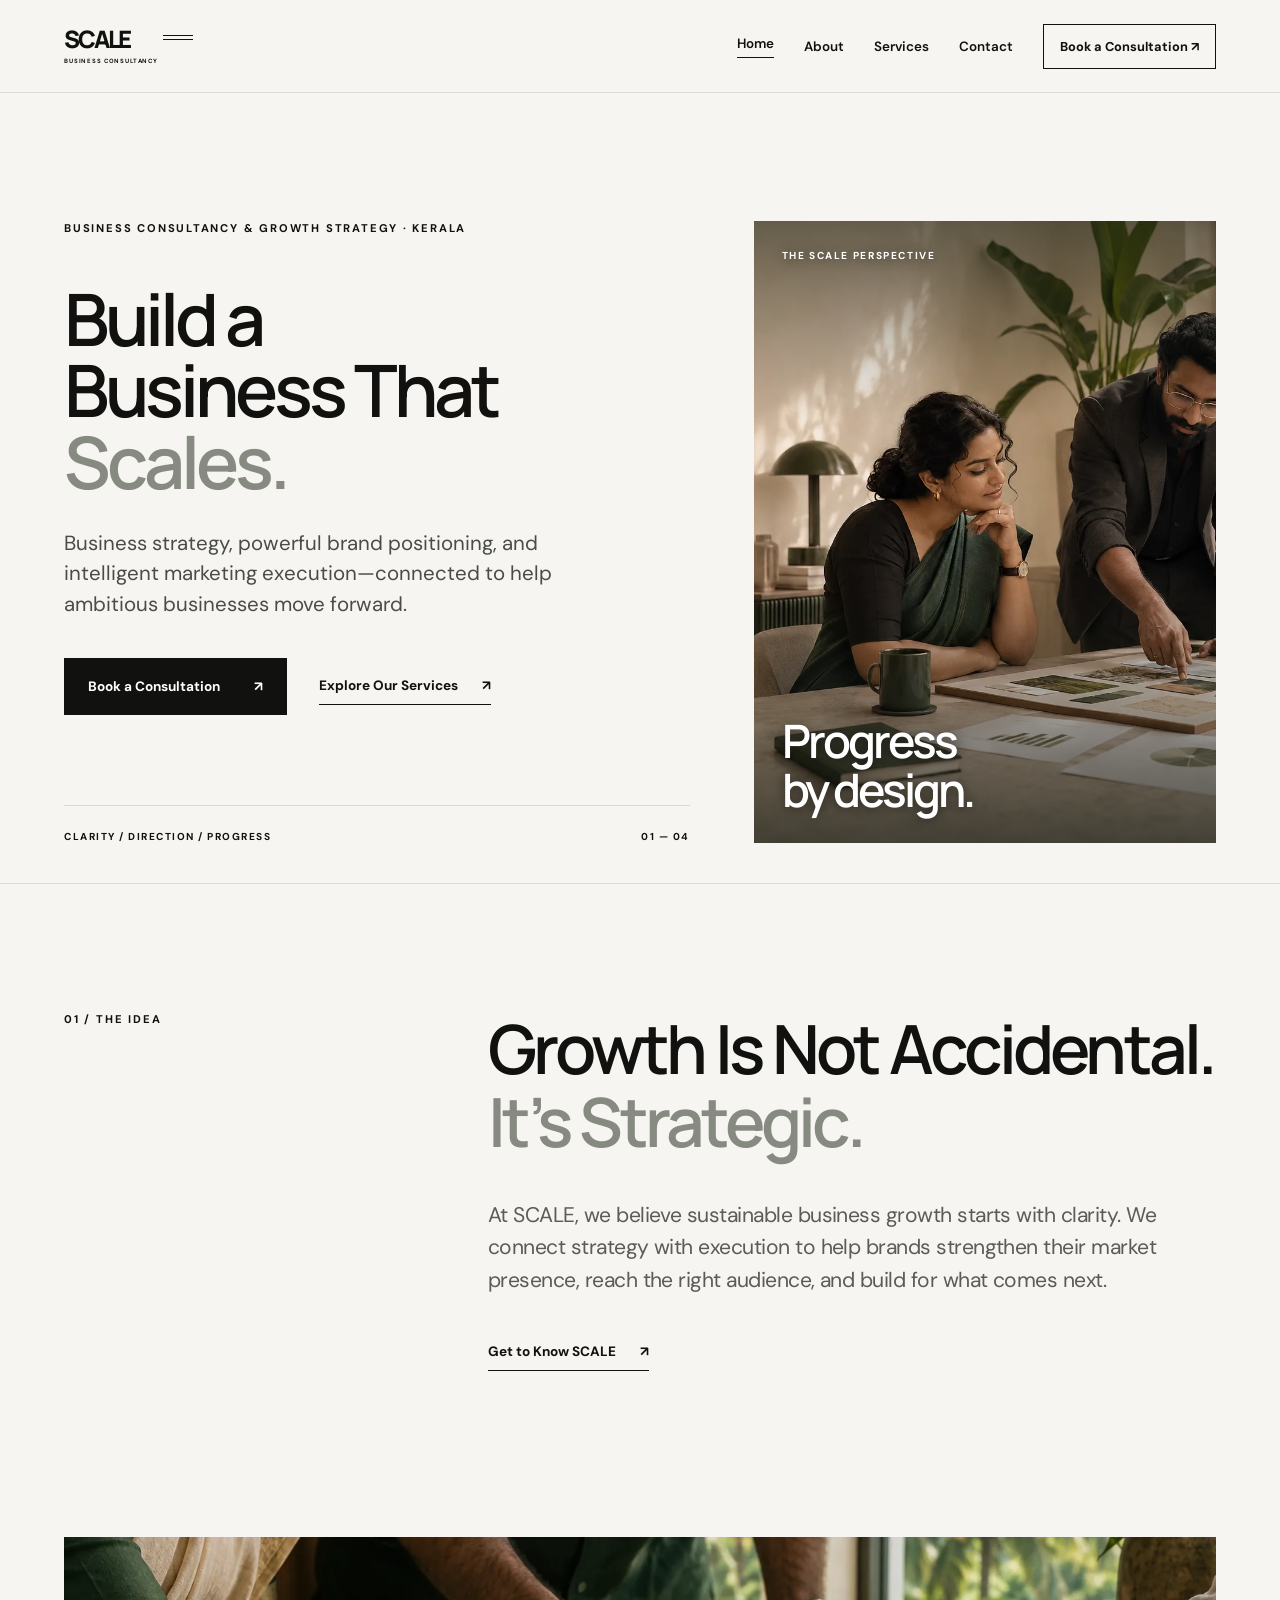
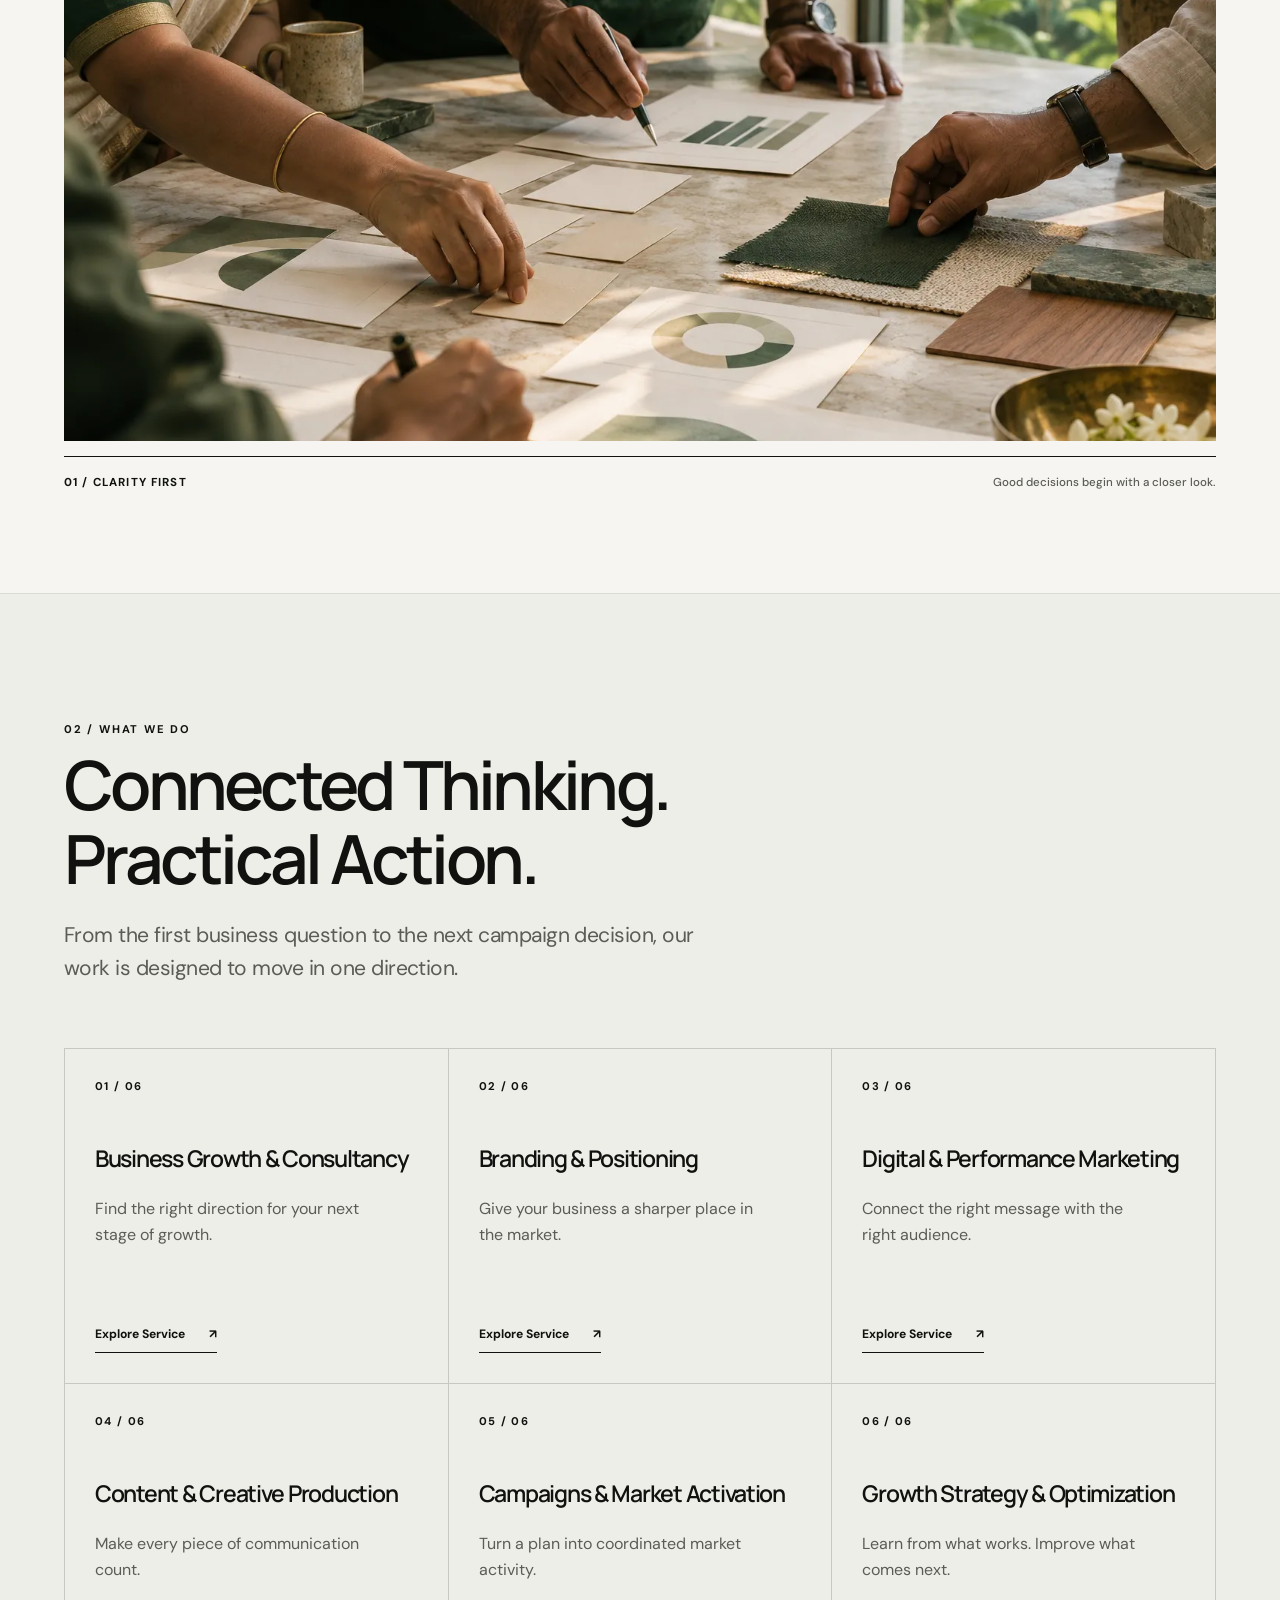
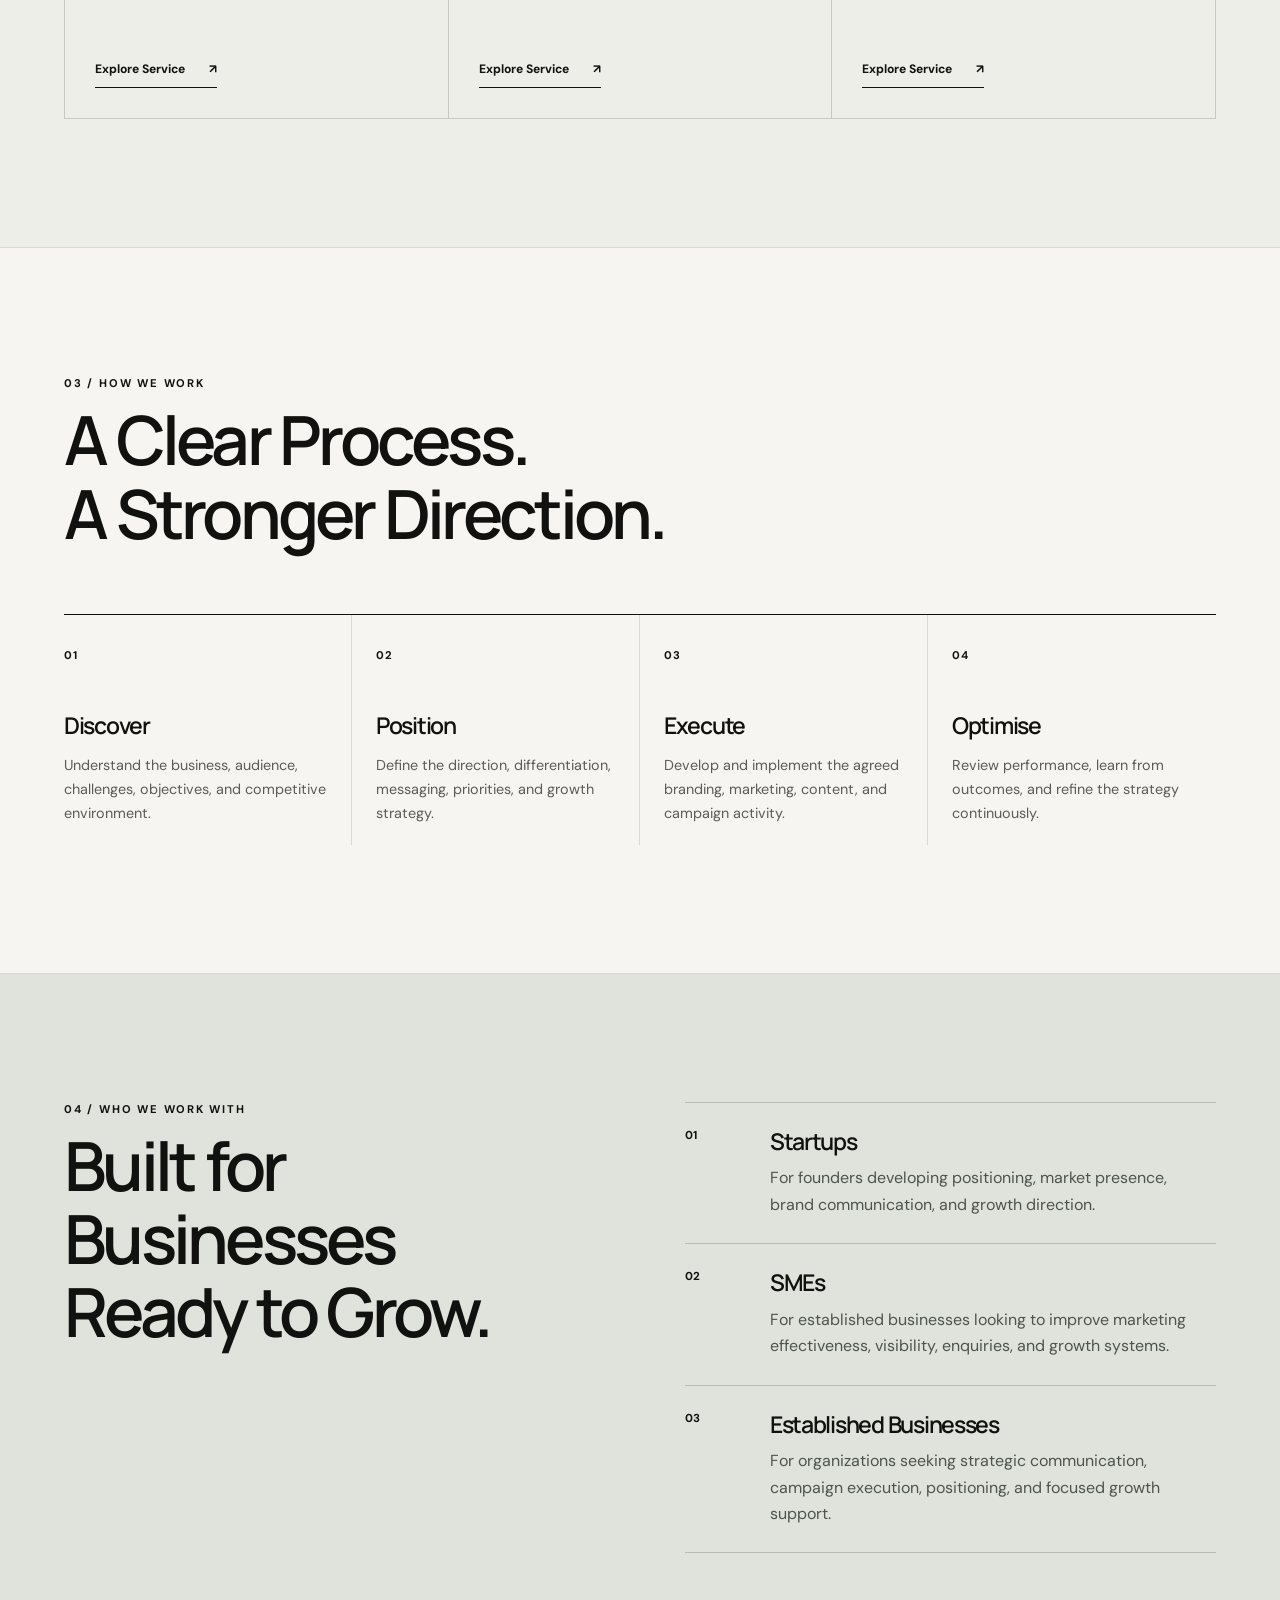
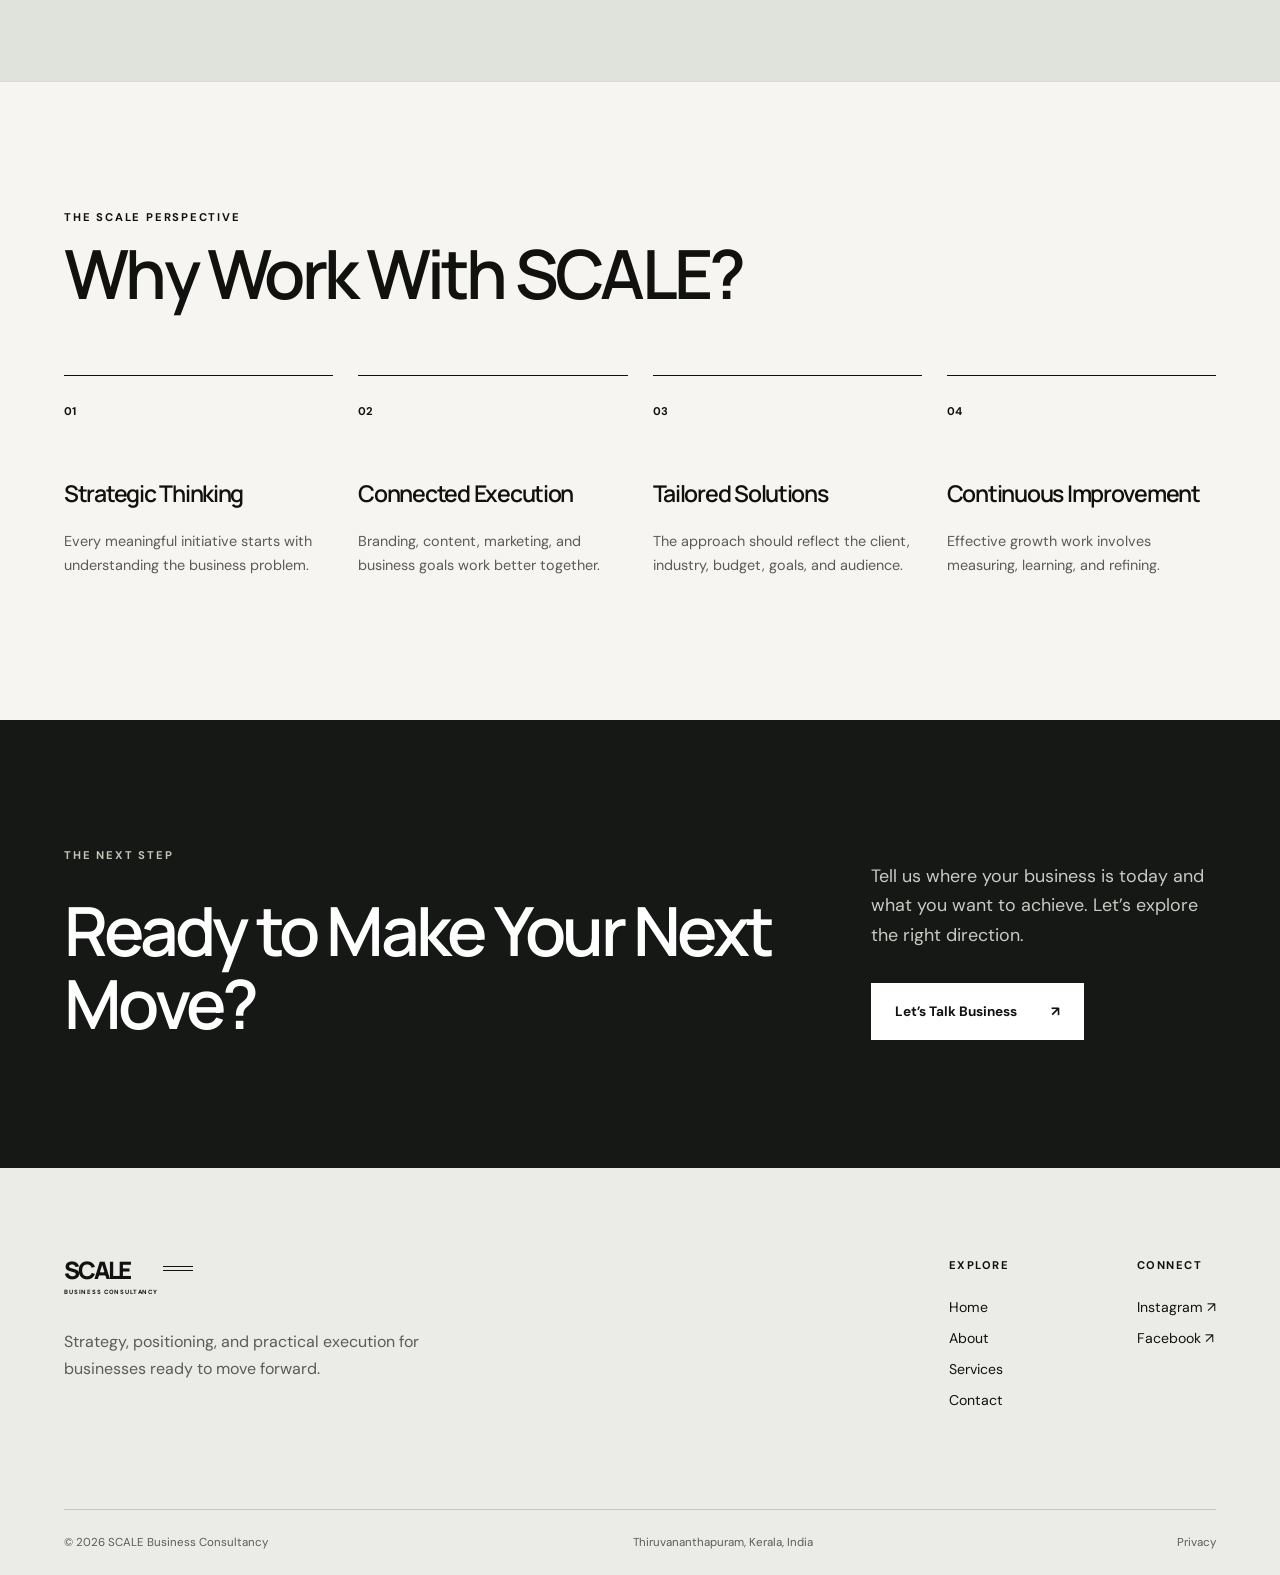
<file: scale/index.html>
<!doctype html><html lang="en"><head><meta charset="utf-8"><meta name="viewport" content="width=device-width, initial-scale=1"><meta name="theme-color" content="#f6f5f1"><title>Business Growth &amp; Strategy in Trivandrum | SCALE Business Consultancy</title><meta name="description" content="SCALE Business Consultancy connects growth strategy, brand positioning, and marketing execution for businesses in Kerala."><link rel="canonical" href="https://abhinanth.co.in/scale/"><meta property="og:type" content="website"><meta property="og:title" content="Business Growth &amp; Strategy in Trivandrum | SCALE Business Consultancy"><meta property="og:description" content="SCALE Business Consultancy connects growth strategy, brand positioning, and marketing execution for businesses in Kerala."><meta name="twitter:card" content="summary"><link rel="icon" href="./assets/favicon.svg" type="image/svg+xml"><link rel="stylesheet" href="./style.css"><script type="module" src="./script.js"></script></head><body><a class="skip-link" href="#main">Skip to content</a><header class="site-header"><div class="header-inner wrap"><a class="brand" href="./" aria-label="SCALE Business Consultancy home"><span class="brand-placeholder" aria-label="SCALE logo placeholder">SCALE<span class="brand-rule" aria-hidden="true"></span><small>BUSINESS CONSULTANCY</small></span></a><button class="menu-toggle" type="button" aria-label="Open menu" aria-expanded="false" aria-controls="primary-nav"><span></span><span></span></button><nav id="primary-nav" class="primary-nav" aria-label="Main navigation"><a href="./" aria-current="page">Home</a><a href="./about.html" >About</a><a href="./services.html" >Services</a><a href="./contact.html" >Contact</a><a class="nav-cta" href="./contact.html">Book a Consultation <span aria-hidden="true">↗</span></a></nav></div></header><main id="main"><section class="hero"><div class="wrap hero-grid"><div class="hero-copy"><p class="eyebrow">BUSINESS CONSULTANCY & GROWTH STRATEGY · KERALA</p><h1>Build a<br>Business That<br><em>Scales.</em></h1><p class="hero-lead">Business strategy, powerful brand positioning, and intelligent marketing execution—connected to help ambitious businesses move forward.</p><div class="actions"><a class="button button-dark" href="./contact.html">Book a Consultation <span aria-hidden="true">↗</span></a><a class="text-link" href="./services.html">Explore Our Services <span aria-hidden="true">↗</span></a></div><div class="hero-index"><span>CLARITY / DIRECTION / PROGRESS</span><span>01 — 04</span></div></div><figure class="hero-art hero-photo"><img src="./assets/scale-strategy-meeting.webp" alt="Illustrative strategy discussion around a business planning table" width="1536" height="1024" fetchpriority="high" decoding="async"><figcaption><span>THE SCALE PERSPECTIVE</span><strong>Progress<br>by design.</strong></figcaption></figure></div></section>
<section class="intro section"><div class="wrap intro-grid"><p class="eyebrow">01 / THE IDEA</p><div><h2>Growth Is Not Accidental.<br><em>It’s Strategic.</em></h2><p class="lead">At SCALE, we believe sustainable business growth starts with clarity. We connect strategy with execution to help brands strengthen their market presence, reach the right audience, and build for what comes next.</p><a class="text-link" href="./about.html">Get to Know SCALE <span aria-hidden="true">↗</span></a></div></div></section>
<figure class="editorial-photo wrap"><div class="editorial-photo-frame"><img src="./assets/scale-planning-workshop.webp" alt="Illustrative hands-on brand and business planning workshop" width="1536" height="1024" loading="lazy" decoding="async"></div><figcaption><span>01 / CLARITY FIRST</span><span>Good decisions begin with a closer look.</span></figcaption></figure>
<section class="section services-preview"><div class="wrap"><div class="section-head"><p class="eyebrow">02 / WHAT WE DO</p><h2>Connected Thinking. Practical Action.</h2><p class="lead">From the first business question to the next campaign decision, our work is designed to move in one direction.</p></div><div class="service-grid"><article class="service-card"><span class="service-no">01 / 06</span><div><h3>Business Growth &amp; Consultancy</h3><p>Find the right direction for your next stage of growth.</p></div><a class="text-link" href="./services.html">Explore Service <span aria-hidden="true">↗</span></a></article><article class="service-card"><span class="service-no">02 / 06</span><div><h3>Branding &amp; Positioning</h3><p>Give your business a sharper place in the market.</p></div><a class="text-link" href="./services.html">Explore Service <span aria-hidden="true">↗</span></a></article><article class="service-card"><span class="service-no">03 / 06</span><div><h3>Digital &amp; Performance Marketing</h3><p>Connect the right message with the right audience.</p></div><a class="text-link" href="./services.html">Explore Service <span aria-hidden="true">↗</span></a></article><article class="service-card"><span class="service-no">04 / 06</span><div><h3>Content &amp; Creative Production</h3><p>Make every piece of communication count.</p></div><a class="text-link" href="./services.html">Explore Service <span aria-hidden="true">↗</span></a></article><article class="service-card"><span class="service-no">05 / 06</span><div><h3>Campaigns &amp; Market Activation</h3><p>Turn a plan into coordinated market activity.</p></div><a class="text-link" href="./services.html">Explore Service <span aria-hidden="true">↗</span></a></article><article class="service-card"><span class="service-no">06 / 06</span><div><h3>Growth Strategy &amp; Optimization</h3><p>Learn from what works. Improve what comes next.</p></div><a class="text-link" href="./services.html">Explore Service <span aria-hidden="true">↗</span></a></article></div></div></section>
<section class="section process-section"><div class="wrap"><div class="section-head"><p class="eyebrow">03 / HOW WE WORK</p><h2>A Clear Process.<br>A Stronger Direction.</h2></div><div class="process-grid"><article><span class="step-no">01</span><h3>Discover</h3><p>Understand the business, audience, challenges, objectives, and competitive environment.</p></article><article><span class="step-no">02</span><h3>Position</h3><p>Define the direction, differentiation, messaging, priorities, and growth strategy.</p></article><article><span class="step-no">03</span><h3>Execute</h3><p>Develop and implement the agreed branding, marketing, content, and campaign activity.</p></article><article><span class="step-no">04</span><h3>Optimise</h3><p>Review performance, learn from outcomes, and refine the strategy continuously.</p></article></div></div></section>
<section class="section audiences"><div class="wrap audience-layout"><div><div class="section-head"><p class="eyebrow">04 / WHO WE WORK WITH</p><h2>Built for Businesses<br>Ready to Grow.</h2></div></div><div class="audience-list"><article><span>01</span><div><h3>Startups</h3><p>For founders developing positioning, market presence, brand communication, and growth direction.</p></div></article><article><span>02</span><div><h3>SMEs</h3><p>For established businesses looking to improve marketing effectiveness, visibility, enquiries, and growth systems.</p></div></article><article><span>03</span><div><h3>Established Businesses</h3><p>For organizations seeking strategic communication, campaign execution, positioning, and focused growth support.</p></div></article></div></div></section>
<section class="section why"><div class="wrap"><div class="section-head"><p class="eyebrow">THE SCALE PERSPECTIVE</p><h2>Why Work With SCALE?</h2></div><div class="why-grid"><article><span>01</span><h3>Strategic Thinking</h3><p>Every meaningful initiative starts with understanding the business problem.</p></article><article><span>02</span><h3>Connected Execution</h3><p>Branding, content, marketing, and business goals work better together.</p></article><article><span>03</span><h3>Tailored Solutions</h3><p>The approach should reflect the client, industry, budget, goals, and audience.</p></article><article><span>04</span><h3>Continuous Improvement</h3><p>Effective growth work involves measuring, learning, and refining.</p></article></div></div></section><section class="closing-cta"><div class="wrap cta-layout"><div><p class="eyebrow light">THE NEXT STEP</p><h2>Ready to Make Your Next Move?</h2></div><div><p>Tell us where your business is today and what you want to achieve. Let’s explore the right direction.</p><a class="button button-light" href="./contact.html">Let’s Talk Business <span aria-hidden="true">↗</span></a></div></div></section></main><footer class="site-footer"><div class="wrap"><div class="footer-top"><div class="footer-intro"><a class="brand" href="./"><span class="brand-placeholder" aria-label="SCALE logo placeholder">SCALE<span class="brand-rule" aria-hidden="true"></span><small>BUSINESS CONSULTANCY</small></span></a><p>Strategy, positioning, and practical execution for businesses ready to move forward.</p></div><div class="footer-links"><div><h3>Explore</h3><a href="./">Home</a><a href="./about.html">About</a><a href="./services.html">Services</a><a href="./contact.html">Contact</a></div><div><h3>Connect</h3><a href="https://www.instagram.com/scalebusinessconsulting/" target="_blank" rel="noopener noreferrer">Instagram ↗</a><a href="https://www.facebook.com/profile.php?id=61596244510315" target="_blank" rel="noopener noreferrer">Facebook ↗</a></div></div></div><div class="footer-bottom"><span>© 2026 SCALE Business Consultancy</span><span>Thiruvananthapuram, Kerala, India</span><a href="./privacy.html">Privacy</a></div></div></footer></body></html>
</file>
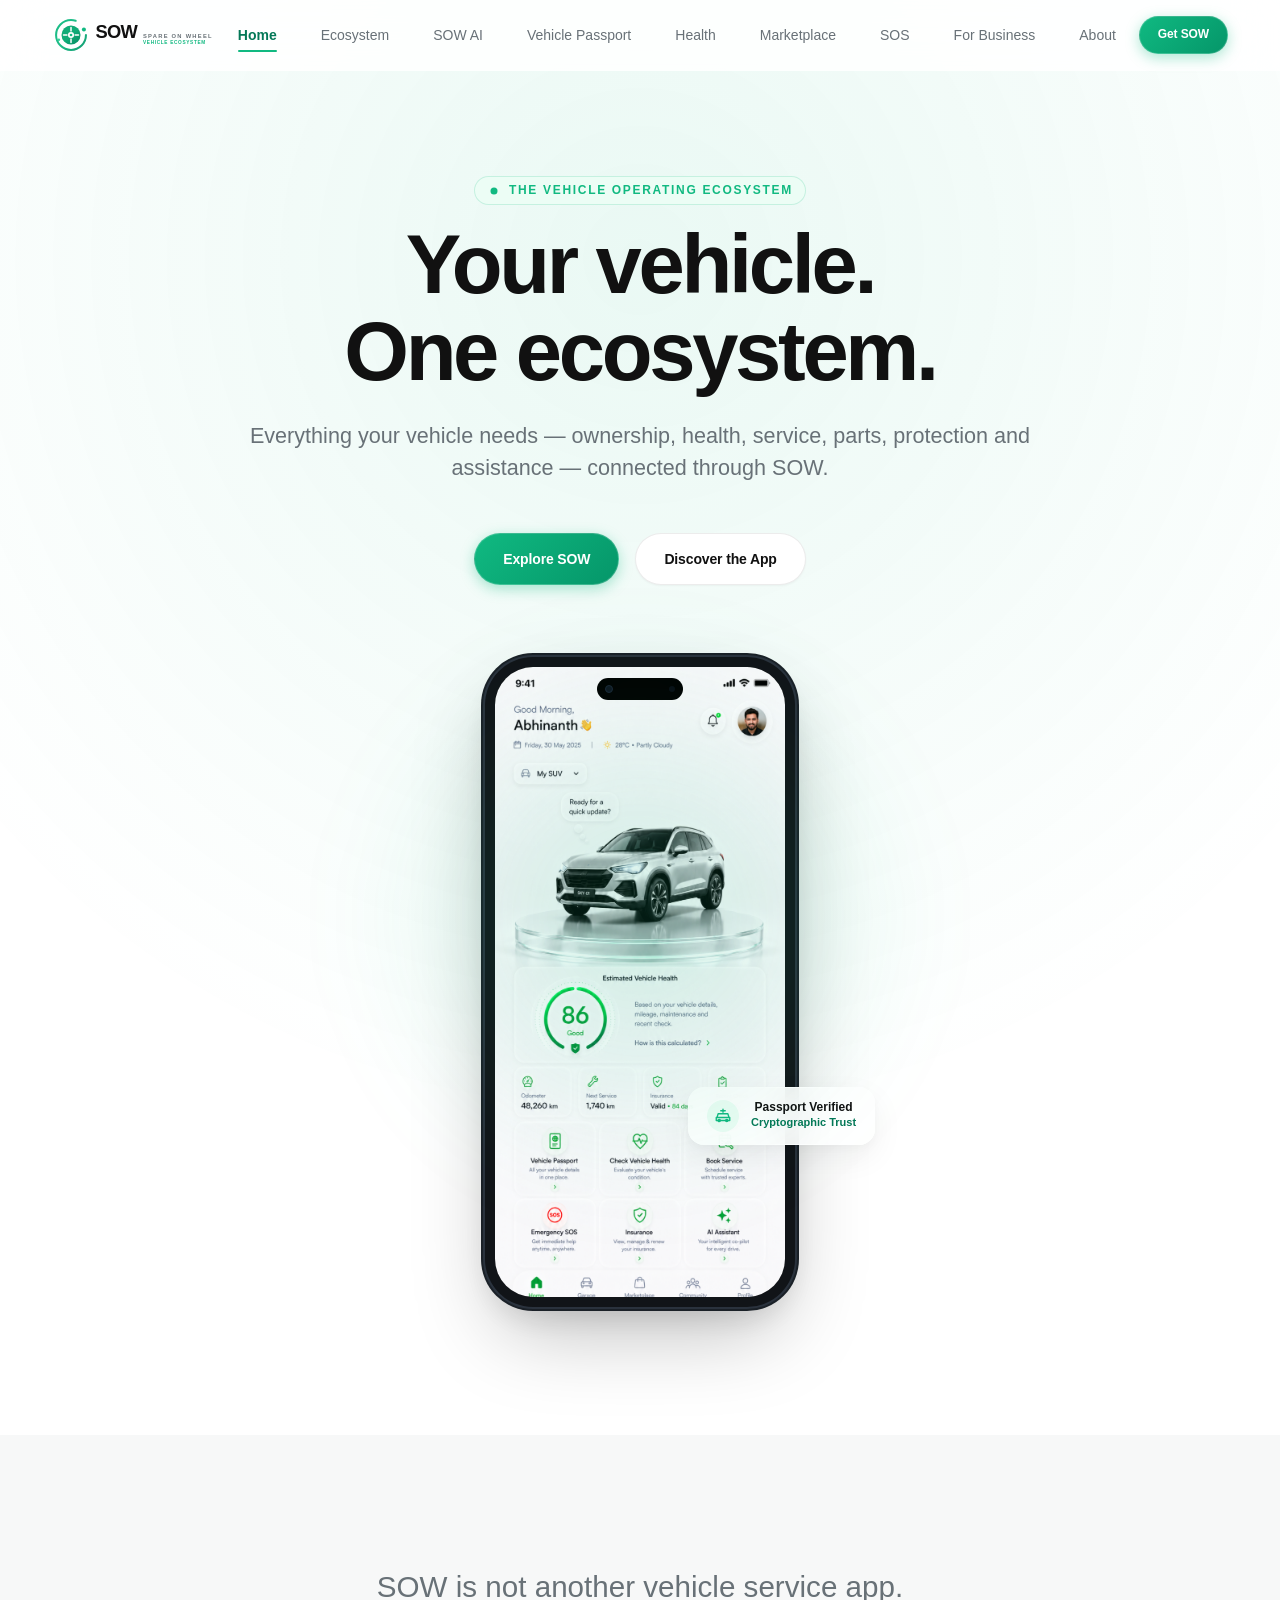
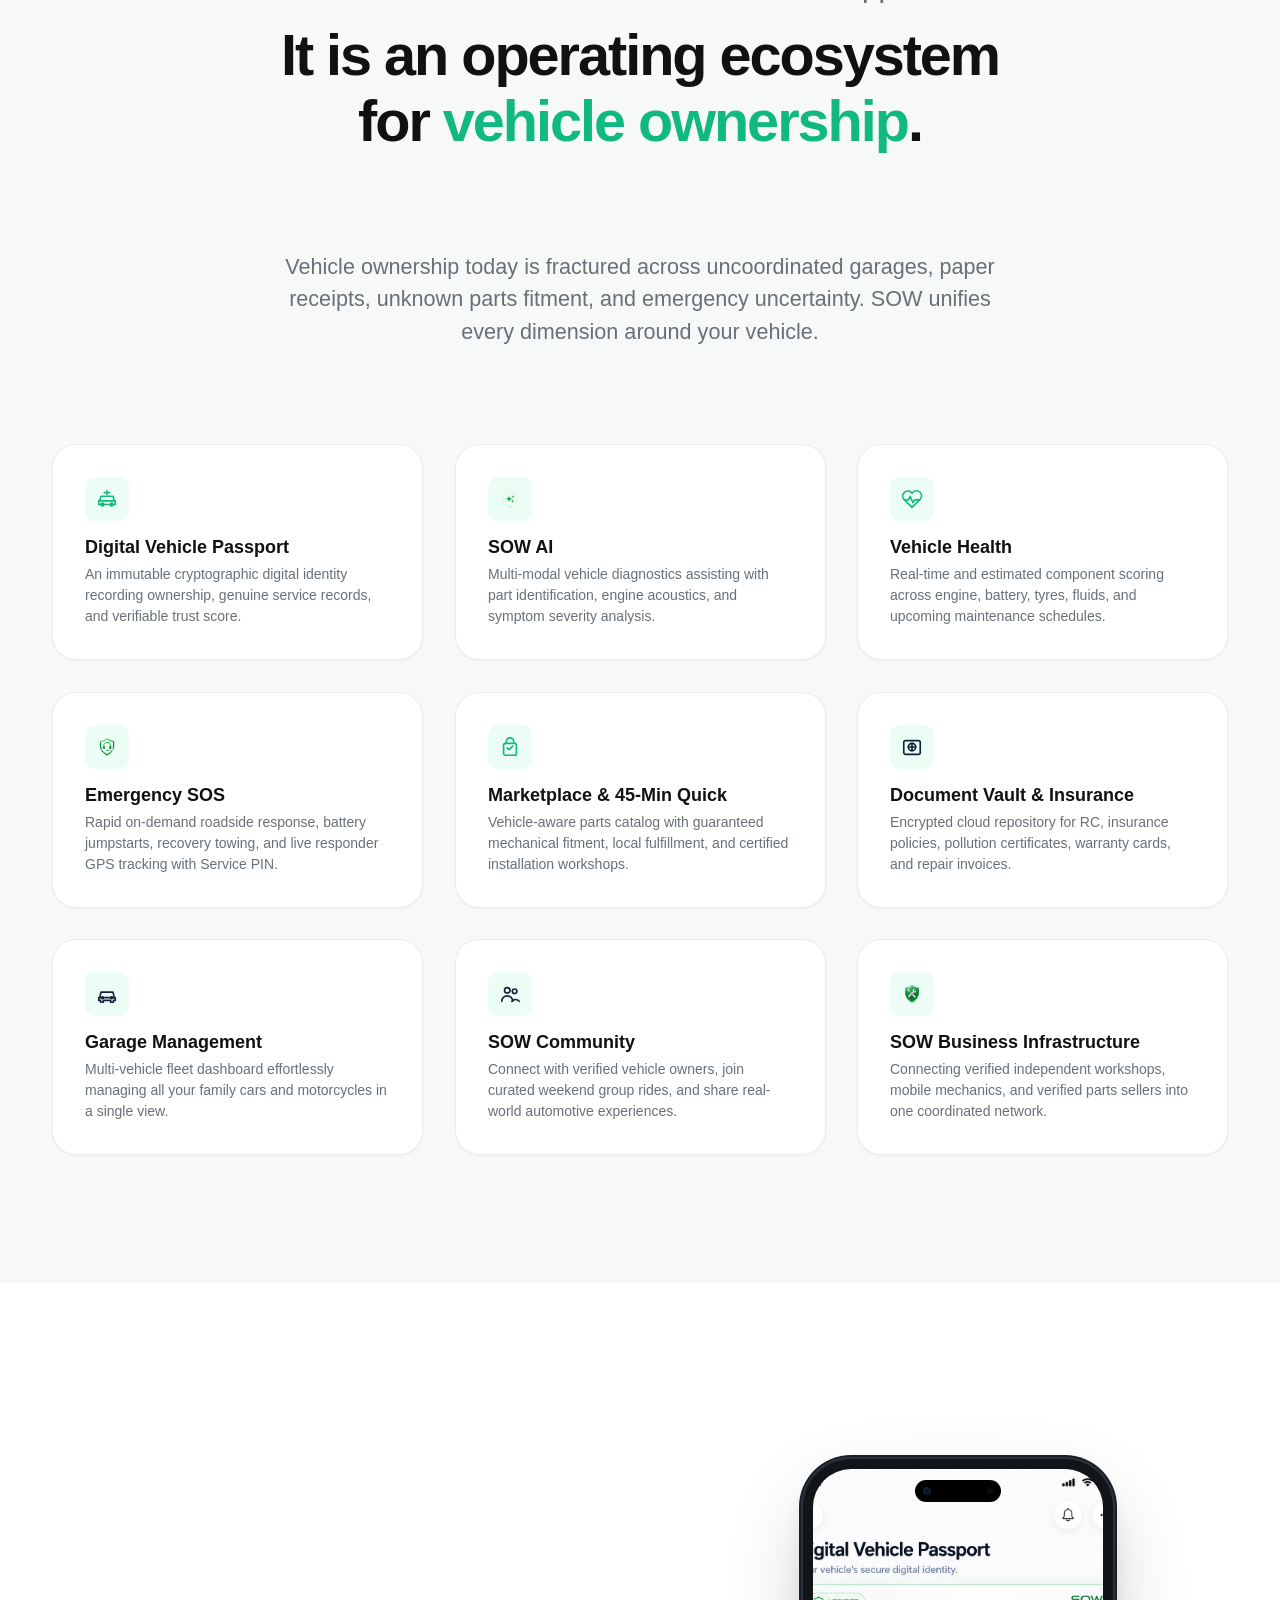
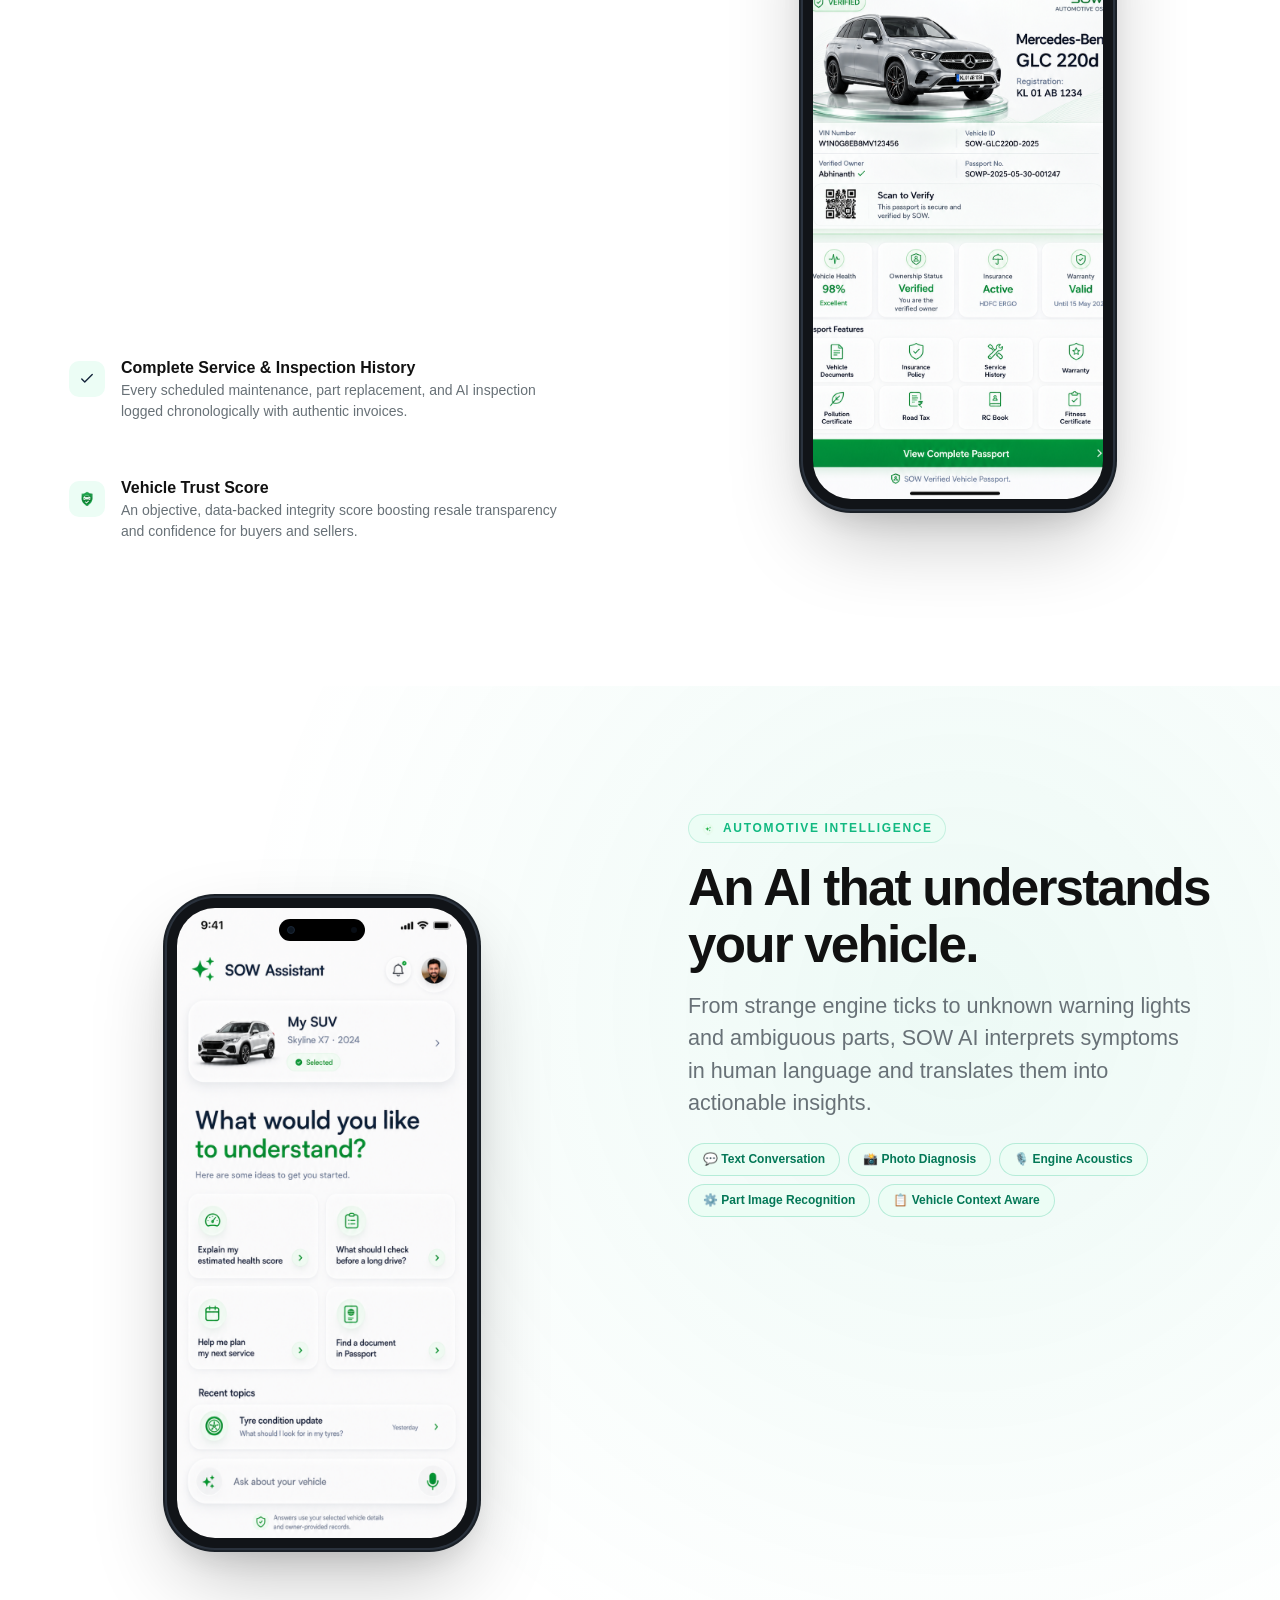
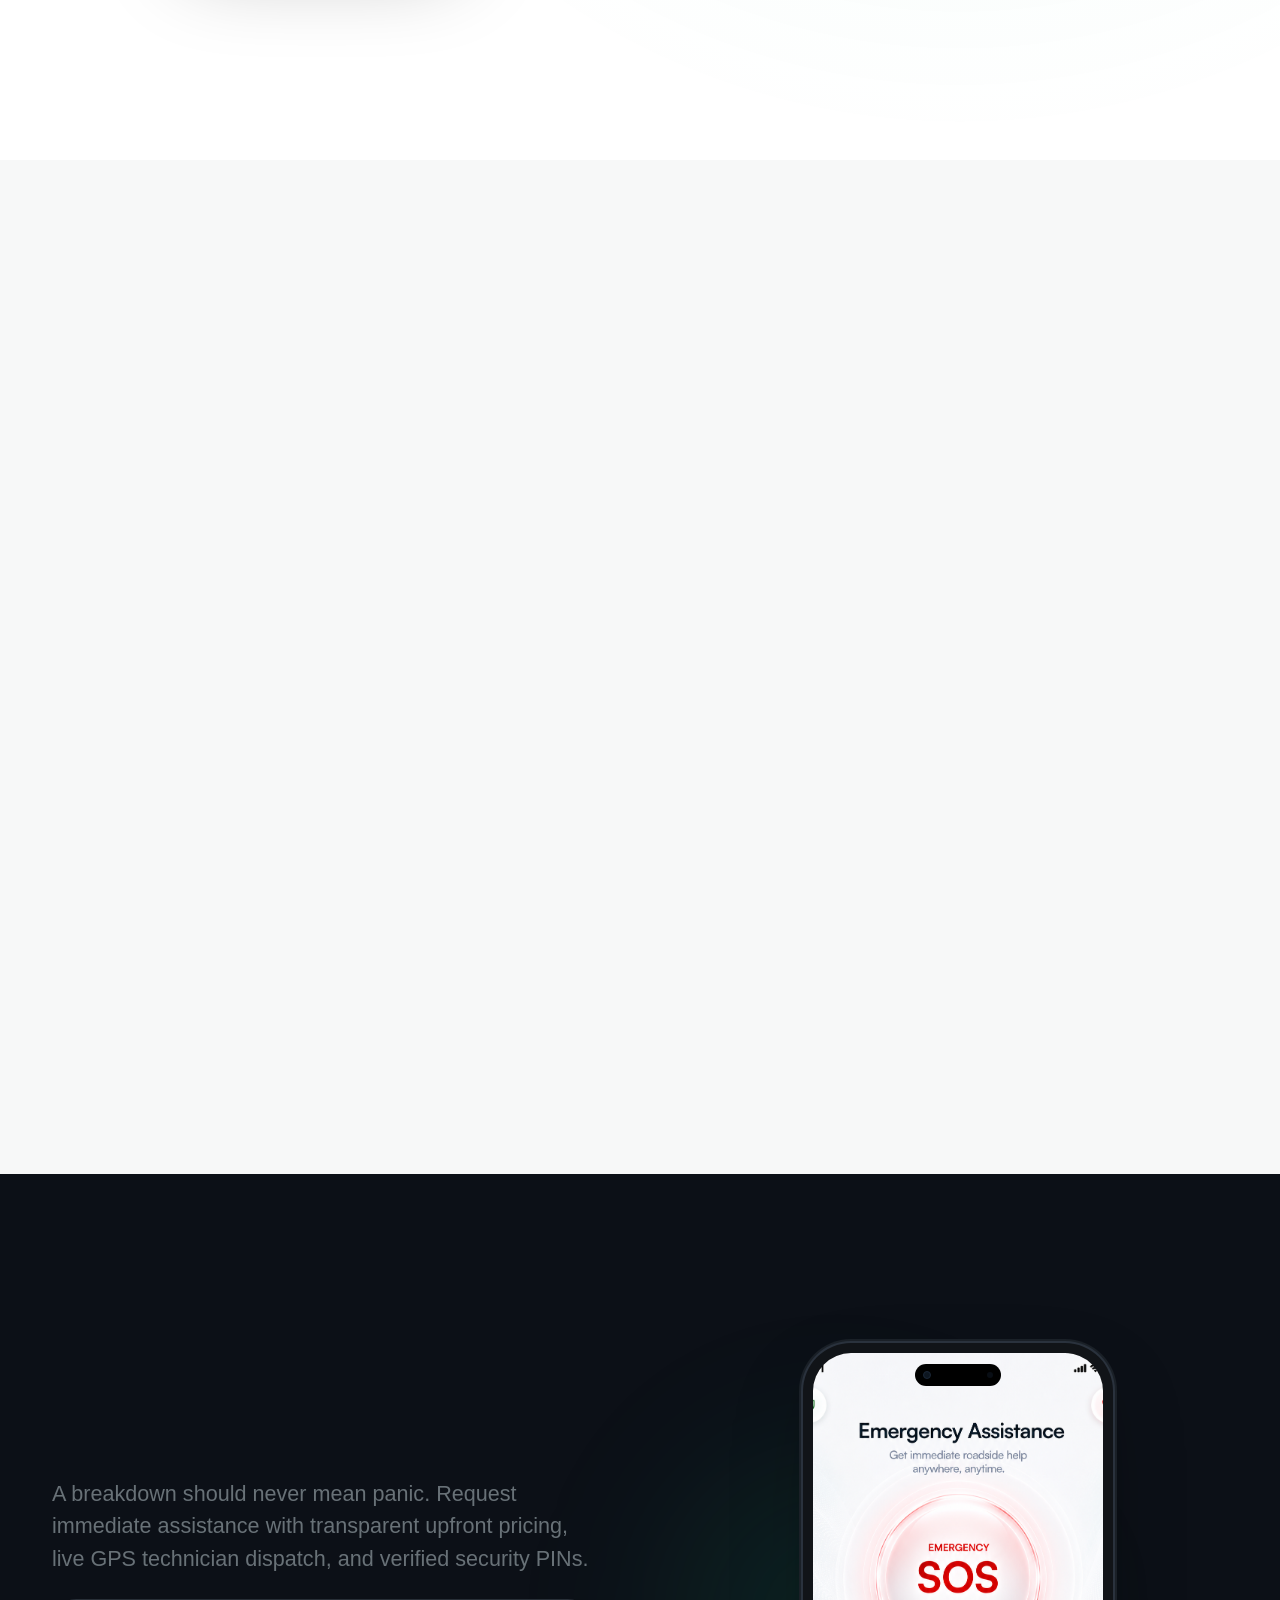
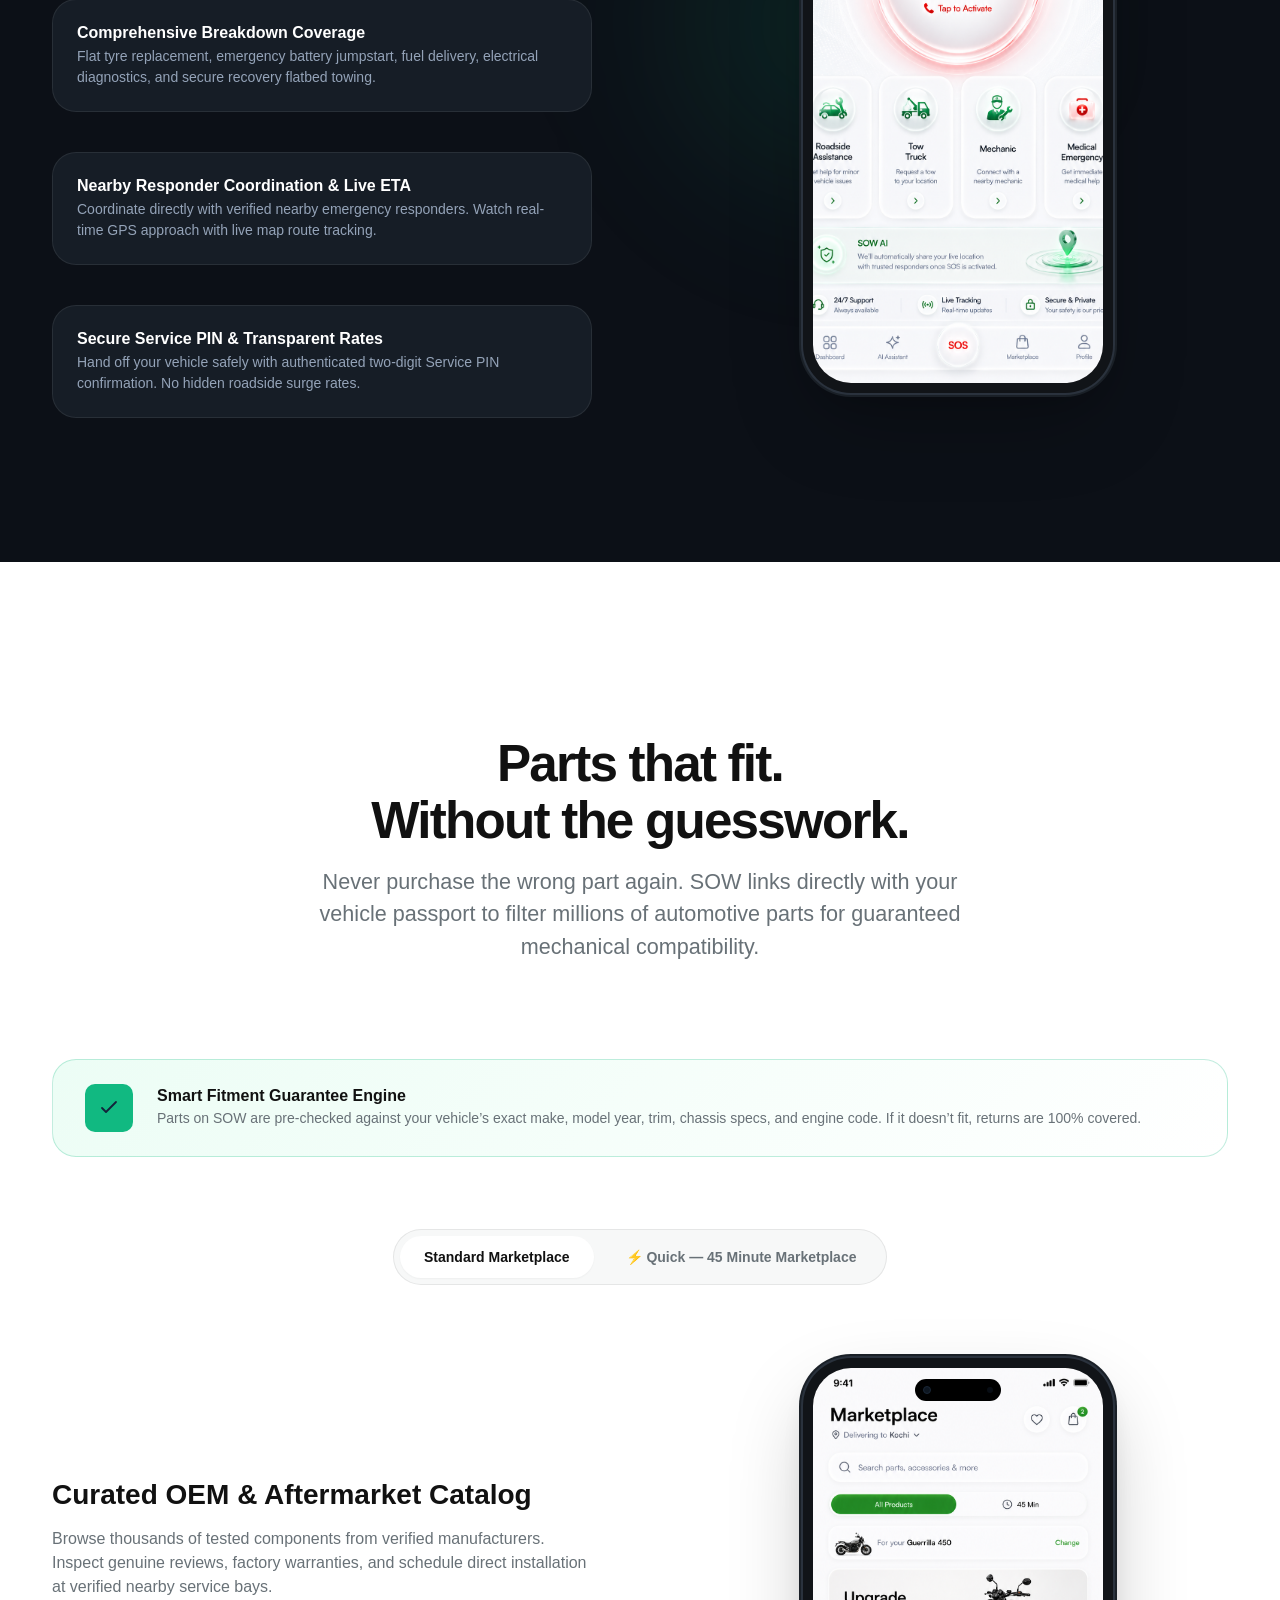
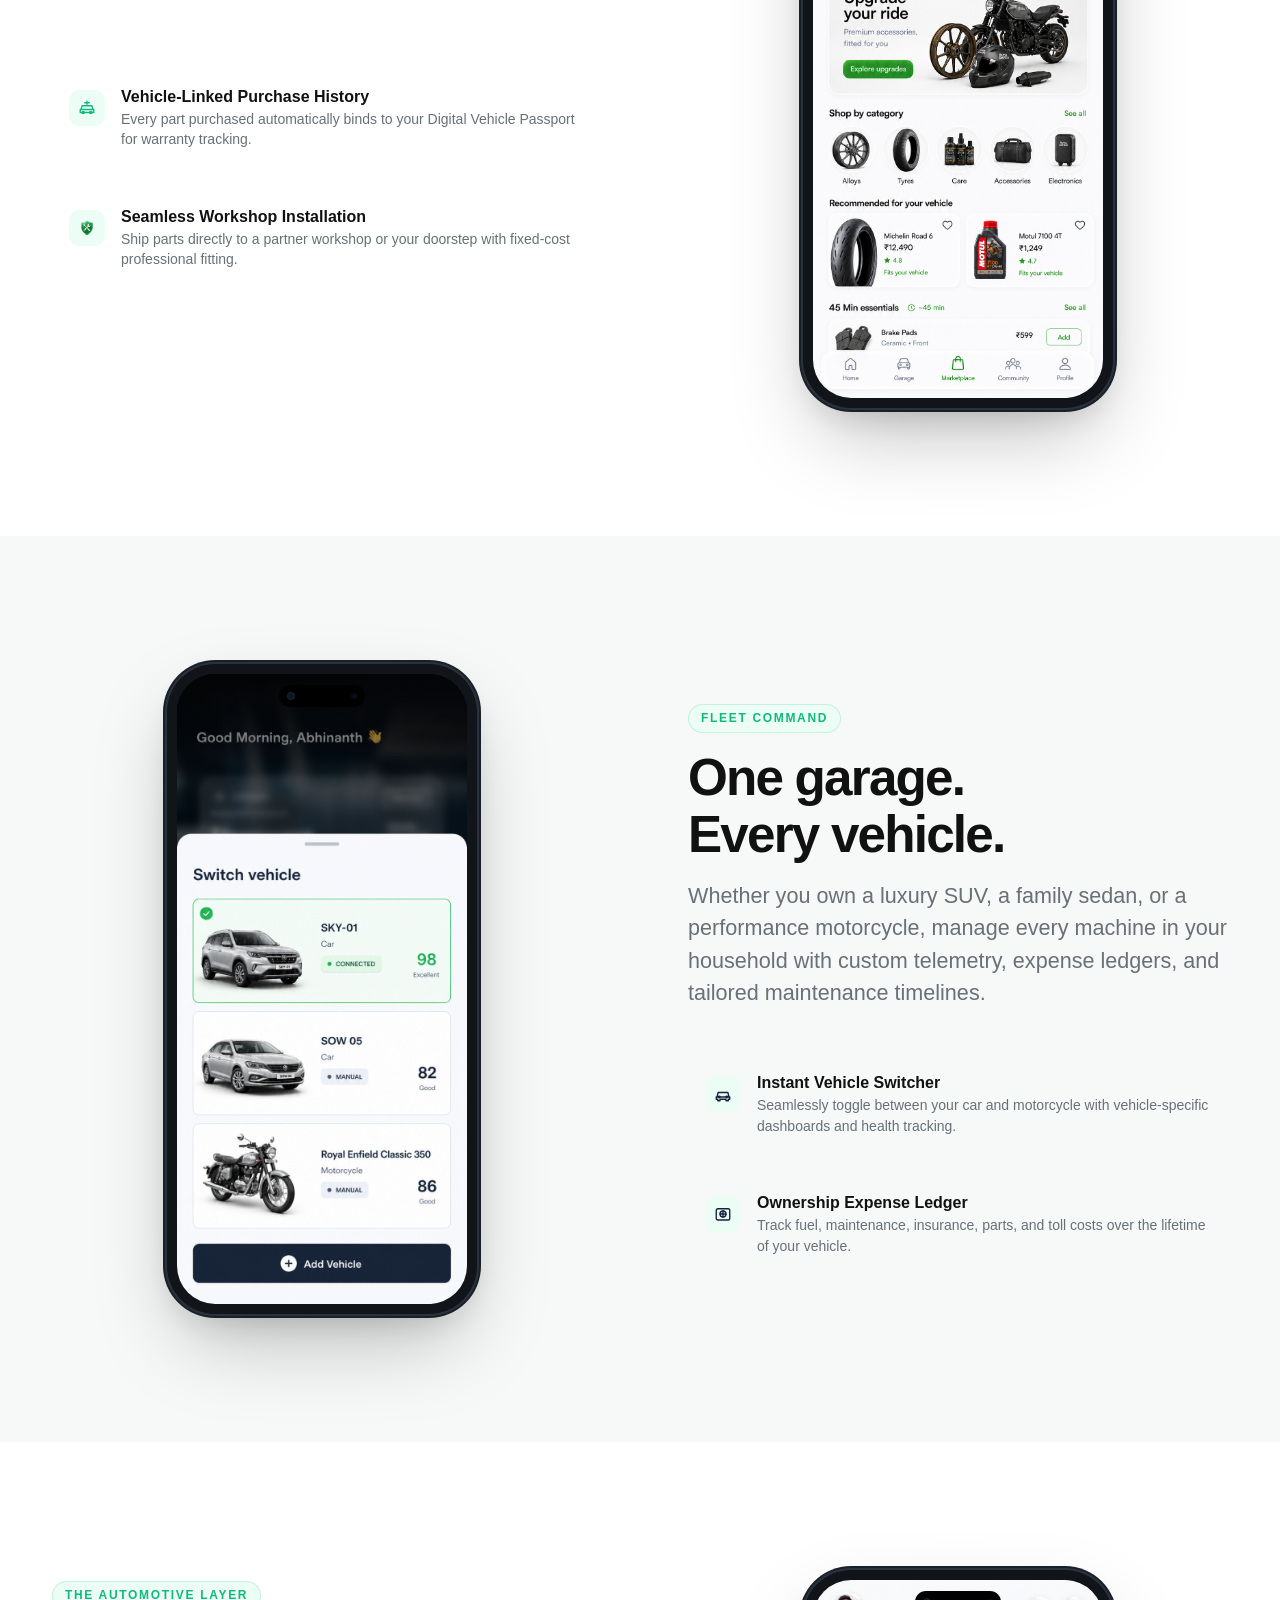
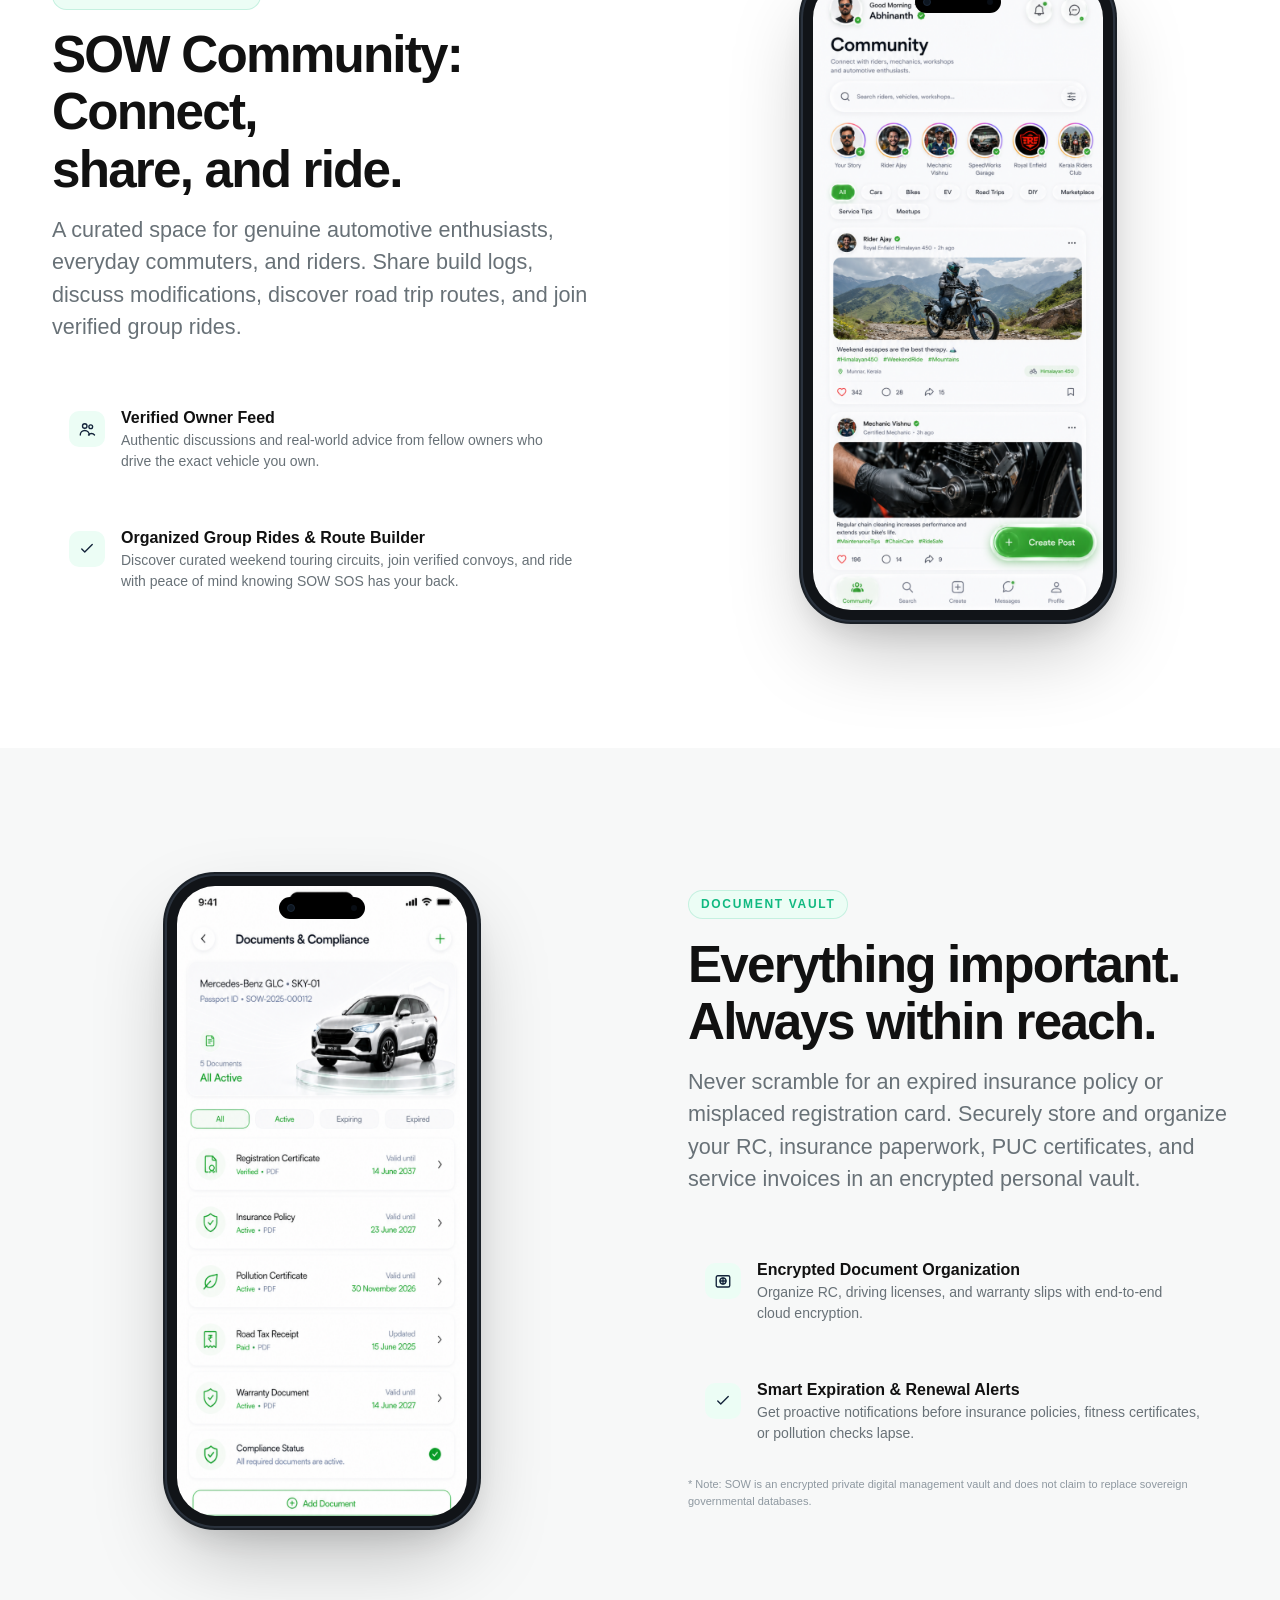
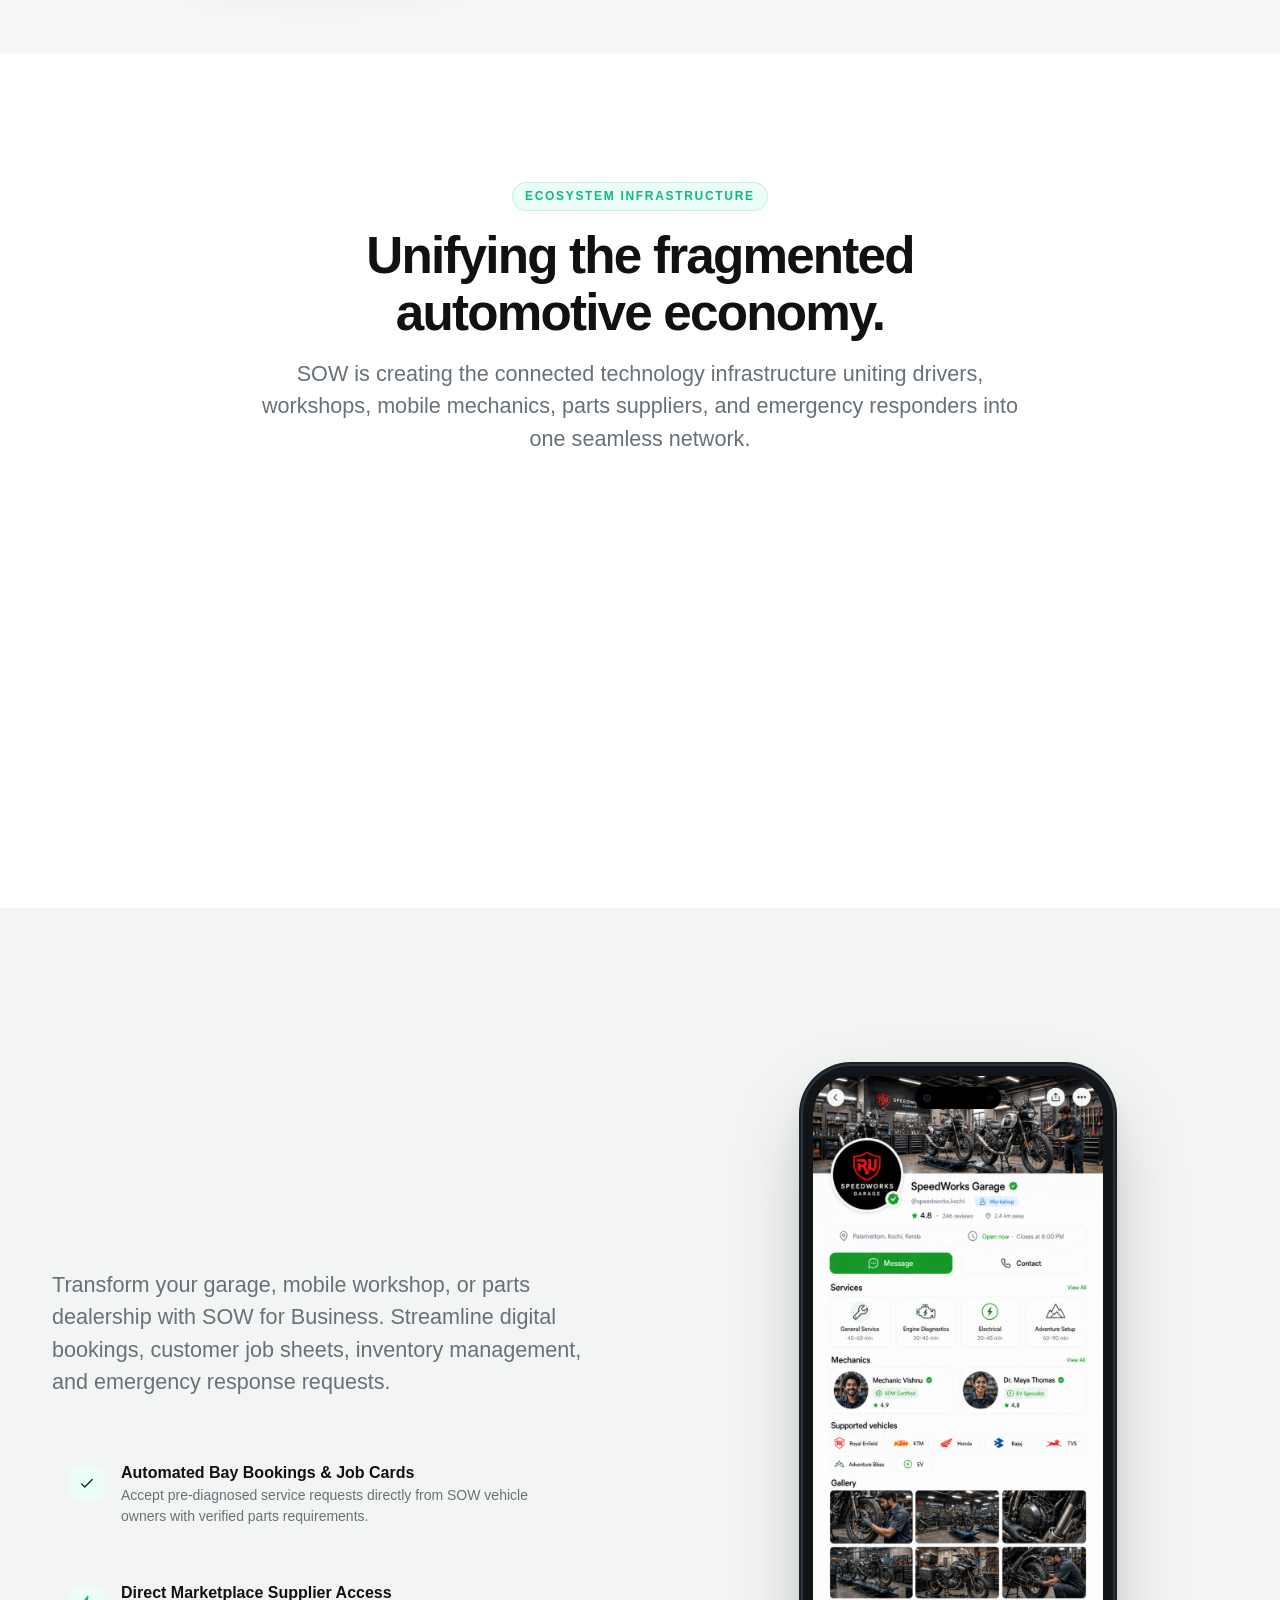
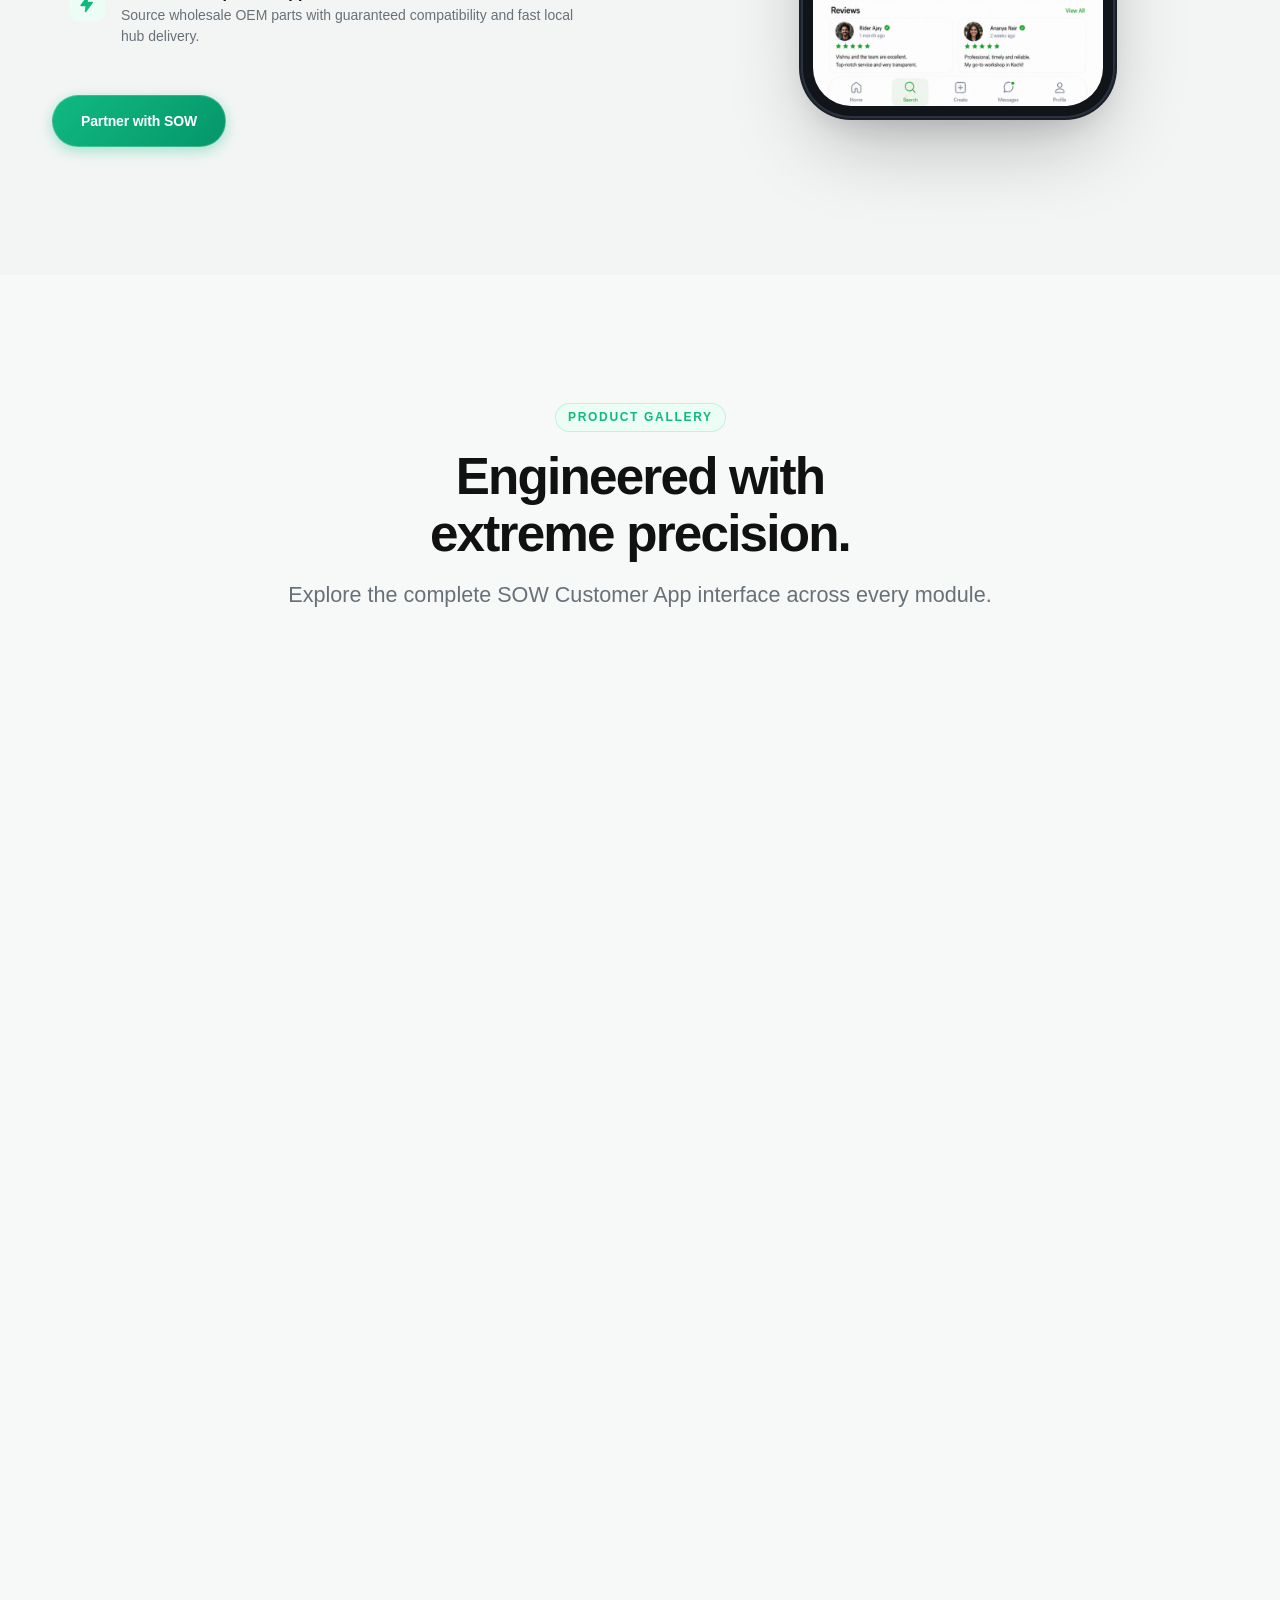
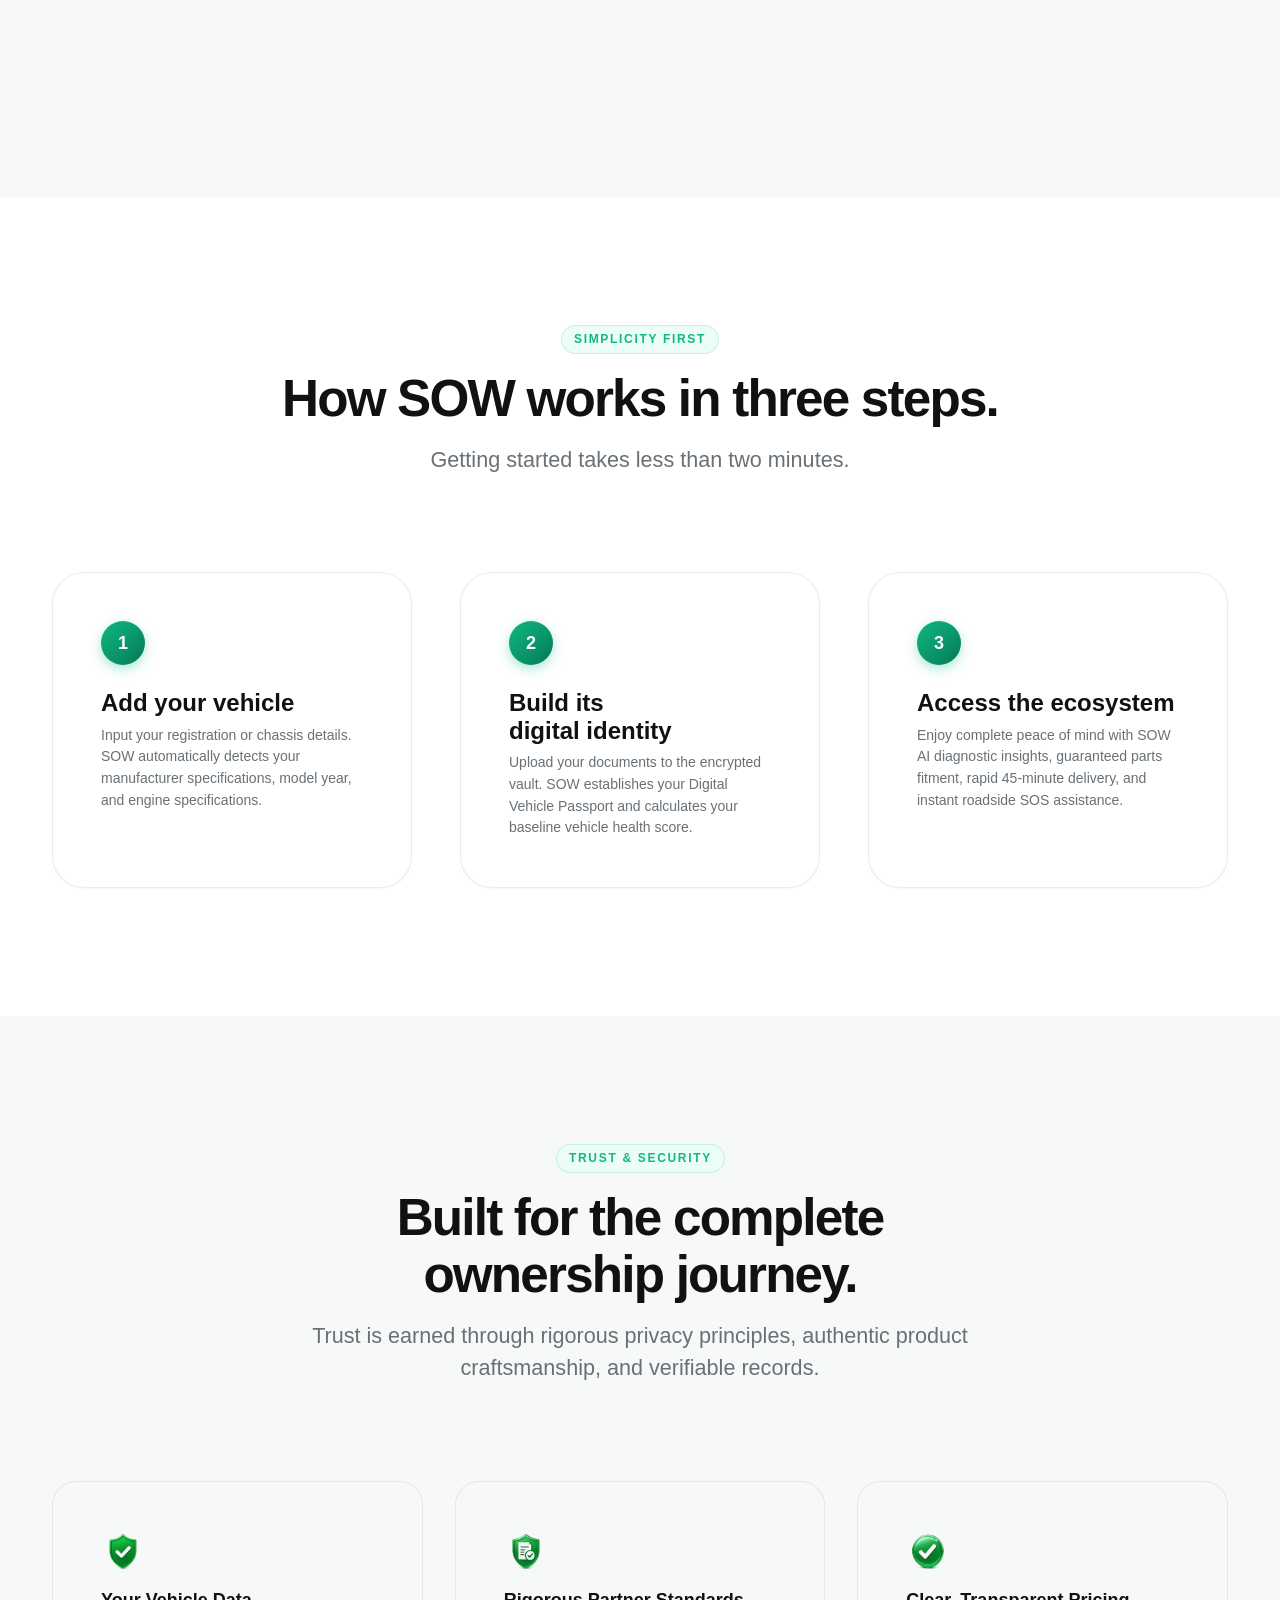
<file: sow/index.html>
<!DOCTYPE html>
<html lang="en">
<head>
  <meta charset="UTF-8">
  <meta name="viewport" content="width=device-width, initial-scale=1.0">
  <title>SOW — The Complete Ecosystem for Your Vehicle</title>
  <meta name="description" content="SOW connects vehicle health, service, emergency assistance, automotive parts, documents and ownership intelligence in one ecosystem.">
  <meta name="keywords" content="SOW, Spare On Wheel, vehicle ecosystem, digital vehicle passport, automotive AI, emergency SOS, car maintenance, 45 minute marketplace, Kerala automotive">
  <meta name="author" content="SOW — Spare On Wheel">
  
  <!-- Open Graph / Facebook -->
  <meta property="og:type" content="website">
  <meta property="og:url" content="https://spareonwheel.com/">
  <meta property="og:title" content="SOW — The Complete Ecosystem for Your Vehicle">
  <meta property="og:description" content="Everything your vehicle needs — ownership, health, service, parts, protection and assistance — connected through SOW.">
  <meta property="og:image" content="assets/screenshots/home.png">

  <!-- Twitter -->
  <meta name="twitter:card" content="summary_large_image">
  <meta name="twitter:title" content="SOW — The Complete Ecosystem for Your Vehicle">
  <meta name="twitter:description" content="An operating ecosystem for vehicle ownership. From Digital Vehicle Passport to AI health insights.">
  <meta name="twitter:image" content="assets/screenshots/home.png">

  <!-- Canonical & Favicons -->
  <link rel="canonical" href="https://spareonwheel.com/">
  <link rel="icon" type="image/svg+xml" href="assets/logo/sow-icon.svg">
  <link rel="alternate icon" href="favicon.ico">
  <link rel="manifest" href="manifest.json">
  <meta name="theme-color" content="#11B981">

  <!-- Stylesheets -->
  <link rel="stylesheet" href="css/reset.css">
  <link rel="stylesheet" href="css/variables.css">
  <link rel="stylesheet" href="css/styles.css">
  <link rel="stylesheet" href="css/animations.css">
  <link rel="stylesheet" href="css/responsive.css">

  <!-- Structured Data / JSON-LD -->
  <script type="application/ld+json">
  {
    "@context": "https://schema.org",
    "@graph": [
      {
        "@type": "Organization",
        "@id": "https://spareonwheel.com/#organization",
        "name": "SOW — Spare On Wheel",
        "url": "https://spareonwheel.com/",
        "logo": "https://spareonwheel.com/assets/logo/sow-logo.svg",
        "description": "An ecosystem for your vehicle. Connecting vehicle health, emergency SOS, genuine parts marketplace, and ownership intelligence.",
        "foundingLocation": {
          "@type": "Place",
          "name": "Kerala, India"
        }
      },
      {
        "@type": "SoftwareApplication",
        "@id": "https://spareonwheel.com/#app",
        "name": "SOW Customer App",
        "applicationCategory": "AutomotiveApplication",
        "operatingSystem": "iOS, Android",
        "offers": {
          "@type": "Offer",
          "price": "0",
          "priceCurrency": "INR"
        }
      }
    ]
  }
  </script>
</head>
<body>

  <!-- =========================================================================
       NAVIGATION BAR
       ========================================================================= -->
  <header class="sow-header" id="navbar">
    <div class="site-container header-container">
      <a href="#home" class="nav-brand" aria-label="SOW — Spare On Wheel Home">
        <img src="assets/logo/sow-logo.svg" alt="SOW — Spare On Wheel" class="brand-logo" width="160" height="38">
      </a>

      <!-- Desktop Navigation Menu -->
      <nav class="nav-desktop" aria-label="Primary Navigation">
        <a href="#home" class="nav-link is-active">Home</a>
        <a href="#ecosystem" class="nav-link">Ecosystem</a>
        <a href="#sow-ai" class="nav-link">SOW AI</a>
        <a href="#dvp" class="nav-link">Vehicle Passport</a>
        <a href="#health" class="nav-link">Health</a>
        <a href="#marketplace" class="nav-link">Marketplace</a>
        <a href="#sos" class="nav-link">SOS</a>
        <a href="#business" class="nav-link">For Business</a>
        <a href="#about" class="nav-link">About</a>
      </nav>

      <!-- Action Button -->
      <div class="nav-actions">
        <a href="#contact" class="btn btn-primary btn-sm">Get SOW</a>
        <button class="hamburger-btn" id="hamburger-toggle" aria-label="Toggle Navigation Menu" aria-expanded="false" aria-controls="mobile-menu">
          <span class="hamburger-line"></span>
          <span class="hamburger-line"></span>
          <span class="hamburger-line"></span>
        </button>
      </div>
    </div>
  </header>

  <!-- Mobile Drawer Menu -->
  <div class="mobile-nav-drawer" id="mobile-menu" aria-hidden="true">
    <nav class="mobile-nav-list" aria-label="Mobile Navigation">
      <a href="#home" class="mobile-nav-link">Home</a>
      <a href="#ecosystem" class="mobile-nav-link">Ecosystem</a>
      <a href="#sow-ai" class="mobile-nav-link">SOW AI</a>
      <a href="#dvp" class="mobile-nav-link">Digital Vehicle Passport</a>
      <a href="#health" class="mobile-nav-link">Vehicle Health</a>
      <a href="#marketplace" class="mobile-nav-link">Marketplace</a>
      <a href="#sos" class="mobile-nav-link">Emergency SOS</a>
      <a href="#community" class="mobile-nav-link">Community</a>
      <a href="#business" class="mobile-nav-link">SOW for Business</a>
      <a href="#about" class="mobile-nav-link">About SOW</a>
    </nav>
    <a href="#contact" class="btn btn-primary">Get Started with SOW</a>
  </div>

  <main>
    <!-- =======================================================================
         1. HERO SECTION
         ======================================================================= -->
    <section class="hero-section" id="home">
      <div class="site-container hero-content">
        <div class="eyebrow reveal">
          <svg width="14" height="14" viewBox="0 0 24 24" fill="currentColor">
            <circle cx="12" cy="12" r="6" />
          </svg>
          The Vehicle Operating Ecosystem
        </div>
        <h1 class="headline-hero reveal delay-100">
          Your vehicle.<br>
          One ecosystem.
        </h1>
        <p class="subheadline reveal delay-200">
          Everything your vehicle needs — ownership, health, service, parts, protection and assistance — connected through SOW.
        </p>
        <div class="hero-ctas reveal delay-300">
          <a href="#ecosystem" class="btn btn-primary">Explore SOW</a>
          <a href="#showcase" class="btn btn-secondary">Discover the App</a>
        </div>
      </div>

      <!-- Hero Phone Mockup -->
      <div class="site-container hero-mockup-wrapper">
        <div class="hero-glow-backdrop"></div>
        <div class="device-frame-wrapper">
          <!-- Floating Status Badges -->
          <div class="floating-badge hero-badge-left reveal-left delay-400">
            <div class="badge-icon">
              <img src="assets/icons/ic_health.svg" alt="Health" width="18" height="18">
            </div>
            <div>
              <div class="badge-title">Health Score 94</div>
              <div class="badge-subtitle">System Optimal</div>
            </div>
          </div>

          <div class="device-phone hover-tilt">
            <div class="device-screen">
              <div class="device-island">
                <span class="island-camera"></span>
                <span class="island-sensor"></span>
              </div>
              <img src="assets/screenshots/home.png" alt="SOW Customer App Home Screen" class="device-img" width="310" height="650" priority="high">
            </div>
          </div>

          <div class="floating-badge hero-badge-right reveal-right delay-400">
            <div class="badge-icon">
              <img src="assets/icons/ic_passport.svg" alt="Passport" width="18" height="18">
            </div>
            <div>
              <div class="badge-title">Passport Verified</div>
              <div class="badge-subtitle">Cryptographic Trust</div>
            </div>
          </div>
        </div>
      </div>
    </section>

    <!-- =======================================================================
         2. PRODUCT STORY SECTION (Interactive Ecosystem)
         ======================================================================= -->
    <section class="section story-section" id="ecosystem">
      <div class="site-container">
        <div class="section-header">
          <p class="story-lead-quote reveal">SOW is not another vehicle service app.</p>
          <h2 class="story-main-statement reveal delay-100">
            It is an operating ecosystem for <span>vehicle ownership</span>.
          </h2>
          <p class="subheadline reveal delay-200">
            Vehicle ownership today is fractured across uncoordinated garages, paper receipts, unknown parts fitment, and emergency uncertainty. SOW unifies every dimension around your vehicle.
          </p>
        </div>

        <!-- Ecosystem Central Hub & Nodes Grid -->
        <div class="ecosystem-nodes-grid">
          <div class="ecosystem-card reveal delay-100">
            <div class="ecosystem-card-icon">
              <img src="assets/icons/ic_passport.svg" alt="Digital Vehicle Passport">
            </div>
            <h3 class="ecosystem-card-title">Digital Vehicle Passport</h3>
            <p class="ecosystem-card-desc">An immutable cryptographic digital identity recording ownership, genuine service records, and verifiable trust score.</p>
          </div>

          <div class="ecosystem-card reveal delay-200">
            <div class="ecosystem-card-icon">
              <img src="assets/images/emblem_sow_ai_sparkle.png" alt="SOW AI">
            </div>
            <h3 class="ecosystem-card-title">SOW AI</h3>
            <p class="ecosystem-card-desc">Multi-modal vehicle diagnostics assisting with part identification, engine acoustics, and symptom severity analysis.</p>
          </div>

          <div class="ecosystem-card reveal delay-300">
            <div class="ecosystem-card-icon">
              <img src="assets/icons/ic_health.svg" alt="Vehicle Health">
            </div>
            <h3 class="ecosystem-card-title">Vehicle Health</h3>
            <p class="ecosystem-card-desc">Real-time and estimated component scoring across engine, battery, tyres, fluids, and upcoming maintenance schedules.</p>
          </div>

          <div class="ecosystem-card reveal delay-100">
            <div class="ecosystem-card-icon">
              <img src="assets/images/emblem_support_shield.png" alt="Emergency SOS">
            </div>
            <h3 class="ecosystem-card-title">Emergency SOS</h3>
            <p class="ecosystem-card-desc">Rapid on-demand roadside response, battery jumpstarts, recovery towing, and live responder GPS tracking with Service PIN.</p>
          </div>

          <div class="ecosystem-card reveal delay-200">
            <div class="ecosystem-card-icon">
              <img src="assets/icons/ic_nav_marketplace.svg" alt="Marketplace">
            </div>
            <h3 class="ecosystem-card-title">Marketplace & 45-Min Quick</h3>
            <p class="ecosystem-card-desc">Vehicle-aware parts catalog with guaranteed mechanical fitment, local fulfillment, and certified installation workshops.</p>
          </div>

          <div class="ecosystem-card reveal delay-300">
            <div class="ecosystem-card-icon">
              <img src="assets/icons/ic_vault.svg" alt="Document Vault">
            </div>
            <h3 class="ecosystem-card-title">Document Vault & Insurance</h3>
            <p class="ecosystem-card-desc">Encrypted cloud repository for RC, insurance policies, pollution certificates, warranty cards, and repair invoices.</p>
          </div>

          <div class="ecosystem-card reveal delay-100">
            <div class="ecosystem-card-icon">
              <img src="assets/icons/ic_nav_garage.svg" alt="Garage">
            </div>
            <h3 class="ecosystem-card-title">Garage Management</h3>
            <p class="ecosystem-card-desc">Multi-vehicle fleet dashboard effortlessly managing all your family cars and motorcycles in a single view.</p>
          </div>

          <div class="ecosystem-card reveal delay-200">
            <div class="ecosystem-card-icon">
              <img src="assets/icons/ic_nav_community.svg" alt="Community">
            </div>
            <h3 class="ecosystem-card-title">SOW Community</h3>
            <p class="ecosystem-card-desc">Connect with verified vehicle owners, join curated weekend group rides, and share real-world automotive experiences.</p>
          </div>

          <div class="ecosystem-card reveal delay-300">
            <div class="ecosystem-card-icon">
              <img src="assets/images/emblem_installation_verified.png" alt="Workshop Network">
            </div>
            <h3 class="ecosystem-card-title">SOW Business Infrastructure</h3>
            <p class="ecosystem-card-desc">Connecting verified independent workshops, mobile mechanics, and verified parts sellers into one coordinated network.</p>
          </div>
        </div>
      </div>
    </section>

    <!-- =======================================================================
         3. DIGITAL VEHICLE PASSPORT (DVP)
         ======================================================================= -->
    <section class="section" id="dvp">
      <div class="site-container">
        <div class="feature-split">
          <div class="feature-content">
            <div class="eyebrow reveal">Cryptographic Provenance</div>
            <h2 class="headline-section reveal delay-100">
              Your vehicle has a story.<br>
              SOW remembers it.
            </h2>
            <p class="subheadline reveal delay-200">
              Every vehicle accumulates a rich history — yet today it is lost across forgotten glovebox receipts and untracked repairs. The Digital Vehicle Passport gives your vehicle a permanent, verifiable digital identity.
            </p>

            <div class="feature-list">
              <div class="feature-item reveal delay-100">
                <div class="feature-item-icon">
                  <img src="assets/icons/ic_passport.svg" alt="Identity">
                </div>
                <div>
                  <h4 class="feature-item-title">Verified Vehicle Identity</h4>
                  <p class="feature-item-desc">Comprehensive VIN, chassis, manufacturing specs, and ownership timeline verified against genuine documentation.</p>
                </div>
              </div>

              <div class="feature-item reveal delay-200">
                <div class="feature-item-icon">
                  <img src="assets/icons/ic_check.svg" alt="History">
                </div>
                <div>
                  <h4 class="feature-item-title">Complete Service & Inspection History</h4>
                  <p class="feature-item-desc">Every scheduled maintenance, part replacement, and AI inspection logged chronologically with authentic invoices.</p>
                </div>
              </div>

              <div class="feature-item reveal delay-300">
                <div class="feature-item-icon">
                  <img src="assets/images/emblem_vehicle_verified.png" alt="Trust Score">
                </div>
                <div>
                  <h4 class="feature-item-title">Vehicle Trust Score</h4>
                  <p class="feature-item-desc">An objective, data-backed integrity score boosting resale transparency and confidence for buyers and sellers.</p>
                </div>
              </div>
            </div>
          </div>

          <div class="feature-visual reveal-scale">
            <div class="device-phone hover-tilt">
              <div class="device-screen">
                <div class="device-island">
                  <span class="island-camera"></span>
                  <span class="island-sensor"></span>
                </div>
                <img src="assets/screenshots/dvp.png" alt="SOW Digital Vehicle Passport Screen" class="device-img" width="310" height="650" loading="lazy">
              </div>
            </div>
          </div>
        </div>
      </div>
    </section>

    <!-- =======================================================================
         4. SOW AI SECTION
         ======================================================================= -->
    <section class="section ai-section" id="sow-ai">
      <div class="site-container">
        <div class="feature-split reversed">
          <div class="feature-content">
            <div class="eyebrow reveal">
              <img src="assets/images/emblem_sow_ai_sparkle.png" width="14" height="14" alt="AI">
              Automotive Intelligence
            </div>
            <h2 class="headline-section reveal delay-100">
              An AI that understands<br>your vehicle.
            </h2>
            <p class="subheadline reveal delay-200">
              From strange engine ticks to unknown warning lights and ambiguous parts, SOW AI interprets symptoms in human language and translates them into actionable insights.
            </p>

            <!-- Multi-Modal Inputs -->
            <div class="ai-chips-wrapper reveal delay-200">
              <span class="ai-chip ai-chip-emerald">💬 Text Conversation</span>
              <span class="ai-chip ai-chip-emerald">📸 Photo Diagnosis</span>
              <span class="ai-chip ai-chip-emerald">🎙️ Engine Acoustics</span>
              <span class="ai-chip ai-chip-emerald">⚙️ Part Image Recognition</span>
              <span class="ai-chip ai-chip-emerald">📋 Vehicle Context Aware</span>
            </div>

            <div class="feature-list">
              <div class="feature-item reveal delay-300">
                <div class="feature-item-icon">
                  <img src="assets/icons/ic_check.svg" alt="Analysis">
                </div>
                <div>
                  <h4 class="feature-item-title">Symptom & Severity Estimation</h4>
                  <p class="feature-item-desc">Understand whether a dashboard light requires immediate roadside pullover or can wait for your next service visit.</p>
                </div>
              </div>

              <div class="feature-item reveal delay-400">
                <div class="feature-item-icon">
                  <img src="assets/icons/ic_lightning.svg" alt="Fitment">
                </div>
                <div>
                  <h4 class="feature-item-title">Automotive Part Identification</h4>
                  <p class="feature-item-desc">Photograph any worn brake pad or mechanical component; SOW AI instantly recognizes the part and locates matching OEM items.</p>
                </div>
              </div>
            </div>

            <div class="ai-disclaimer-card reveal delay-500">
              <strong>AI-Assisted Automotive Insights:</strong> SOW AI provides intelligent diagnostic guidance to empower vehicle owners. Always consult certified mechanics for safety-critical repairs.
            </div>
          </div>

          <div class="feature-visual reveal-scale">
            <div class="device-phone hover-tilt">
              <div class="device-screen">
                <div class="device-island">
                  <span class="island-camera"></span>
                  <span class="island-sensor"></span>
                </div>
                <img src="assets/screenshots/sow-ai.png" alt="SOW AI Assistant Screen" class="device-img" width="310" height="650" loading="lazy">
              </div>
            </div>
          </div>
        </div>
      </div>
    </section>

    <!-- =======================================================================
         5. VEHICLE HEALTH SECTION (Interactive Gauge)
         ======================================================================= -->
    <section class="section section-bg-light" id="health">
      <div class="site-container">
        <div class="section-header">
          <div class="eyebrow reveal">Predictive Telemetry</div>
          <h2 class="headline-section reveal delay-100">
            Real-time understanding of every critical component.
          </h2>
          <p class="subheadline reveal delay-200">
            Continuous health telemetry synthesized into an intuitive, comprehensive score. Know the state of your brakes, engine, fluids, and battery before you turn the ignition.
          </p>
        </div>

        <div class="health-gauge-card reveal">
          <!-- Circular Animated Gauge -->
          <div class="gauge-visual-container">
            <div class="gauge-svg-box">
              <svg viewBox="0 0 200 200">
                <!-- Background track -->
                <circle cx="100" cy="100" r="85" fill="none" stroke="#E5E7EB" stroke-width="14" />
                <!-- Animated fill circle -->
                <circle class="gauge-circle" cx="100" cy="100" r="85" fill="none" stroke="#10B981" stroke-width="14" stroke-linecap="round" />
              </svg>
              <div class="gauge-center-text">
                <span class="gauge-score-number">94</span>
                <span class="gauge-status-label">Excellent</span>
              </div>
            </div>
            <p style="font-size: 12px; color: var(--color-text-muted); margin-top: 12px;">Demonstration Telemetry Assessment</p>
          </div>

          <!-- Component Metrics Breakdown -->
          <div class="health-metrics-grid">
            <div class="health-metric-item">
              <div class="metric-header">
                <span class="metric-name">Engine Integrity</span>
                <span class="metric-val">98% — Healthy</span>
              </div>
              <div class="metric-bar-bg"><div class="metric-bar-fill" style="width: 98%;"></div></div>
            </div>

            <div class="health-metric-item">
              <div class="metric-header">
                <span class="metric-name">Electrical & Battery</span>
                <span class="metric-val">92% — Optimal</span>
              </div>
              <div class="metric-bar-bg"><div class="metric-bar-fill" style="width: 92%;"></div></div>
            </div>

            <div class="health-metric-item">
              <div class="metric-header">
                <span class="metric-name">Braking System</span>
                <span class="metric-val">95% — Good</span>
              </div>
              <div class="metric-bar-bg"><div class="metric-bar-fill" style="width: 95%;"></div></div>
            </div>

            <div class="health-metric-item">
              <div class="metric-header">
                <span class="metric-name">Tyres & Tread</span>
                <span class="metric-val">90% — Normal</span>
              </div>
              <div class="metric-bar-bg"><div class="metric-bar-fill" style="width: 90%;"></div></div>
            </div>

            <div class="health-metric-item">
              <div class="metric-header">
                <span class="metric-name">Fluids & Oil</span>
                <span class="metric-val">96% — Optimal</span>
              </div>
              <div class="metric-bar-bg"><div class="metric-bar-fill" style="width: 96%;"></div></div>
            </div>

            <div class="health-metric-item">
              <div class="metric-header">
                <span class="metric-name">Maintenance Status</span>
                <span class="metric-val">On Schedule</span>
              </div>
              <div class="metric-bar-bg"><div class="metric-bar-fill" style="width: 100%;"></div></div>
            </div>
          </div>
        </div>
      </div>
    </section>

    <!-- =======================================================================
         6. EMERGENCY SOS SECTION (Dark Obsidian Radar)
         ======================================================================= -->
    <section class="section sos-section" id="sos">
      <div class="sos-glow-ambient"></div>
      <div class="site-container">
        <div class="feature-split">
          <div class="feature-content">
            <div class="eyebrow eyebrow-dark reveal">
              <img src="assets/images/emblem_support_shield.png" width="14" height="14" alt="SOS">
              Emergency Assistance
            </div>
            <h2 class="headline-section reveal delay-100">
              Help when your vehicle<br>needs it most.
            </h2>
            <p class="subheadline reveal delay-200">
              A breakdown should never mean panic. Request immediate assistance with transparent upfront pricing, live GPS technician dispatch, and verified security PINs.
            </p>

            <div class="feature-list" style="margin-top: 24px;">
              <div class="sos-card-dark reveal delay-200">
                <h4 class="sos-card-title">Comprehensive Breakdown Coverage</h4>
                <p class="sos-card-desc">Flat tyre replacement, emergency battery jumpstart, fuel delivery, electrical diagnostics, and secure recovery flatbed towing.</p>
              </div>

              <div class="sos-card-dark reveal delay-300">
                <h4 class="sos-card-title">Nearby Responder Coordination & Live ETA</h4>
                <p class="sos-card-desc">Coordinate directly with verified nearby emergency responders. Watch real-time GPS approach with live map route tracking.</p>
              </div>

              <div class="sos-card-dark reveal delay-400">
                <h4 class="sos-card-title">Secure Service PIN & Transparent Rates</h4>
                <p class="sos-card-desc">Hand off your vehicle safely with authenticated two-digit Service PIN confirmation. No hidden roadside surge rates.</p>
              </div>
            </div>
          </div>

          <div class="feature-visual reveal-scale">
            <!-- Radar background effect -->
            <div class="radar-emitter-box">
              <div class="radar-ring"></div>
              <div class="radar-ring"></div>
              <div class="radar-ring"></div>

              <div class="device-phone hover-tilt">
                <div class="device-screen">
                  <div class="device-island">
                    <span class="island-camera"></span>
                    <span class="island-sensor"></span>
                  </div>
                  <img src="assets/screenshots/sos.png" alt="SOW Emergency SOS Screen" class="device-img" width="310" height="650" loading="lazy">
                </div>
              </div>
            </div>
          </div>
        </div>
      </div>
    </section>

    <!-- =======================================================================
         7. MARKETPLACE SECTION
         ======================================================================= -->
    <section class="section" id="marketplace">
      <div class="site-container">
        <div class="section-header">
          <div class="eyebrow reveal">Automotive Marketplace</div>
          <h2 class="headline-section reveal delay-100">
            Parts that fit.<br>Without the guesswork.
          </h2>
          <p class="subheadline reveal delay-200">
            Never purchase the wrong part again. SOW links directly with your vehicle passport to filter millions of automotive parts for guaranteed mechanical compatibility.
          </p>
        </div>

        <!-- Vehicle Fitment Guarantee Banner -->
        <div class="fitment-banner reveal delay-200">
          <div class="fitment-badge-icon">
            <img src="assets/icons/ic_check.svg" alt="Fitment Guarantee" width="24" height="24">
          </div>
          <div>
            <h4 style="font-size: 16px; font-weight: 700; color: var(--color-text-primary); margin-bottom: 2px;">
              Smart Fitment Guarantee Engine
            </h4>
            <p style="font-size: 14px; color: var(--color-text-secondary); margin: 0;">
              Parts on SOW are pre-checked against your vehicle’s exact make, model year, trim, chassis specs, and engine code. If it doesn’t fit, returns are 100% covered.
            </p>
          </div>
        </div>

        <!-- Marketplace Tabs (Standard vs 45-Min) -->
        <div class="marketplace-tabs reveal delay-300">
          <button class="mp-tab-btn is-active" data-tab="tab-standard">Standard Marketplace</button>
          <button class="mp-tab-btn" data-tab="tab-quick">⚡ Quick — 45 Minute Marketplace</button>
        </div>

        <!-- Tab 1: Standard Marketplace -->
        <div class="mp-tab-pane is-active" id="tab-standard">
          <div class="feature-split">
            <div class="feature-content">
              <h3 style="font-size: 28px; font-weight: 800; margin-bottom: 16px;">Curated OEM & Aftermarket Catalog</h3>
              <p class="subheadline" style="font-size: 16px; margin-bottom: 24px;">
                Browse thousands of tested components from verified manufacturers. Inspect genuine reviews, factory warranties, and schedule direct installation at verified nearby service bays.
              </p>
              <div class="feature-list">
                <div class="feature-item">
                  <div class="feature-item-icon"><img src="assets/icons/ic_passport.svg" alt="Link"></div>
                  <div>
                    <h4 class="feature-item-title">Vehicle-Linked Purchase History</h4>
                    <p class="feature-item-desc">Every part purchased automatically binds to your Digital Vehicle Passport for warranty tracking.</p>
                  </div>
                </div>
                <div class="feature-item">
                  <div class="feature-item-icon"><img src="assets/images/emblem_installation_verified.png" alt="Installation"></div>
                  <div>
                    <h4 class="feature-item-title">Seamless Workshop Installation</h4>
                    <p class="feature-item-desc">Ship parts directly to a partner workshop or your doorstep with fixed-cost professional fitting.</p>
                  </div>
                </div>
              </div>
            </div>
            <div class="feature-visual">
              <div class="device-phone hover-tilt">
                <div class="device-screen">
                  <div class="device-island"><span class="island-camera"></span><span class="island-sensor"></span></div>
                  <img src="assets/screenshots/marketplace.png" alt="SOW Standard Marketplace Screen" class="device-img" width="310" height="650" loading="lazy">
                </div>
              </div>
            </div>
          </div>
        </div>

        <!-- Tab 2: Quick 45-Min Marketplace -->
        <div class="mp-tab-pane" id="tab-quick">
          <div class="feature-split">
            <div class="feature-content">
              <div class="eyebrow" style="background-color: #FEF3C7; color: #D97706; border-color: rgba(217, 119, 6, 0.2);">
                ⚡ Hyper-Local Fulfillment
              </div>
              <h3 style="font-size: 28px; font-weight: 800; margin-bottom: 16px;">45-Minute Rapid Consumable Delivery</h3>
              <p class="subheadline" style="font-size: 16px; margin-bottom: 24px;">
                Need engine oil, a replacement battery, wiper blades, or puncture repair right now? SOW Quick fulfills critical vehicle items from local dark hubs in 45 minutes flat.
              </p>
              <div class="feature-list">
                <div class="feature-item">
                  <div class="feature-item-icon"><img src="assets/icons/ic_lightning.svg" alt="Rapid"></div>
                  <div>
                    <h4 class="feature-item-title">Ultra-Fast Dispatch</h4>
                    <p class="feature-item-desc">Hyper-local inventory reservations ensure products leave the nearest hub within minutes of your tap.</p>
                  </div>
                </div>
                <div class="feature-item">
                  <div class="feature-item-icon"><img src="assets/icons/ic_check.svg" alt="Verified"></div>
                  <div>
                    <h4 class="feature-item-title">Live Rider Tracking</h4>
                    <p class="feature-item-desc">Watch delivery riders in real-time right to your home, roadside location, or active workshop bay.</p>
                  </div>
                </div>
              </div>
            </div>
            <div class="feature-visual">
              <div class="device-phone hover-tilt">
                <div class="device-screen">
                  <div class="device-island"><span class="island-camera"></span><span class="island-sensor"></span></div>
                  <img src="assets/screenshots/quick-marketplace.png" alt="SOW 45-Minute Quick Marketplace Screen" class="device-img" width="310" height="650" loading="lazy">
                </div>
              </div>
            </div>
          </div>
        </div>
      </div>
    </section>

    <!-- =======================================================================
         8. GARAGE / VEHICLE MANAGEMENT
         ======================================================================= -->
    <section class="section section-bg-light" id="garage">
      <div class="site-container">
        <div class="feature-split reversed">
          <div class="feature-content">
            <div class="eyebrow reveal">Fleet Command</div>
            <h2 class="headline-section reveal delay-100">
              One garage.<br>Every vehicle.
            </h2>
            <p class="subheadline reveal delay-200">
              Whether you own a luxury SUV, a family sedan, or a performance motorcycle, manage every machine in your household with custom telemetry, expense ledgers, and tailored maintenance timelines.
            </p>

            <div class="feature-list">
              <div class="feature-item reveal delay-300">
                <div class="feature-item-icon"><img src="assets/icons/ic_nav_garage.svg" alt="Switcher"></div>
                <div>
                  <h4 class="feature-item-title">Instant Vehicle Switcher</h4>
                  <p class="feature-item-desc">Seamlessly toggle between your car and motorcycle with vehicle-specific dashboards and health tracking.</p>
                </div>
              </div>
              <div class="feature-item reveal delay-400">
                <div class="feature-item-icon"><img src="assets/icons/ic_vault.svg" alt="Expenses"></div>
                <div>
                  <h4 class="feature-item-title">Ownership Expense Ledger</h4>
                  <p class="feature-item-desc">Track fuel, maintenance, insurance, parts, and toll costs over the lifetime of your vehicle.</p>
                </div>
              </div>
            </div>
          </div>

          <div class="feature-visual reveal-scale">
            <div class="device-phone hover-tilt">
              <div class="device-screen">
                <div class="device-island"><span class="island-camera"></span><span class="island-sensor"></span></div>
                <img src="assets/screenshots/garage.png" alt="SOW Garage Management Screen" class="device-img" width="310" height="650" loading="lazy">
              </div>
            </div>
          </div>
        </div>
      </div>
    </section>

    <!-- =======================================================================
         9. COMMUNITY SECTION
         ======================================================================= -->
    <section class="section" id="community">
      <div class="site-container">
        <div class="feature-split">
          <div class="feature-content">
            <div class="eyebrow reveal">The Automotive Layer</div>
            <h2 class="headline-section reveal delay-100">
              SOW Community: Connect, share, and ride.
            </h2>
            <p class="subheadline reveal delay-200">
              A curated space for genuine automotive enthusiasts, everyday commuters, and riders. Share build logs, discuss modifications, discover road trip routes, and join verified group rides.
            </p>
            <div class="feature-list">
              <div class="feature-item reveal delay-300">
                <div class="feature-item-icon"><img src="assets/icons/ic_nav_community.svg" alt="Feed"></div>
                <div>
                  <h4 class="feature-item-title">Verified Owner Feed</h4>
                  <p class="feature-item-desc">Authentic discussions and real-world advice from fellow owners who drive the exact vehicle you own.</p>
                </div>
              </div>
              <div class="feature-item reveal delay-400">
                <div class="feature-item-icon"><img src="assets/icons/ic_check.svg" alt="Rides"></div>
                <div>
                  <h4 class="feature-item-title">Organized Group Rides & Route Builder</h4>
                  <p class="feature-item-desc">Discover curated weekend touring circuits, join verified convoys, and ride with peace of mind knowing SOW SOS has your back.</p>
                </div>
              </div>
            </div>
          </div>

          <div class="feature-visual reveal-scale">
            <div class="device-phone hover-tilt">
              <div class="device-screen">
                <div class="device-island"><span class="island-camera"></span><span class="island-sensor"></span></div>
                <img src="assets/screenshots/community.png" alt="SOW Community Screen" class="device-img" width="310" height="650" loading="lazy">
              </div>
            </div>
          </div>
        </div>
      </div>
    </section>

    <!-- =======================================================================
         10. DOCUMENTS & INSURANCE SECTION
         ======================================================================= -->
    <section class="section section-bg-light" id="documents">
      <div class="site-container">
        <div class="feature-split reversed">
          <div class="feature-content">
            <div class="eyebrow reveal">Document Vault</div>
            <h2 class="headline-section reveal delay-100">
              Everything important.<br>Always within reach.
            </h2>
            <p class="subheadline reveal delay-200">
              Never scramble for an expired insurance policy or misplaced registration card. Securely store and organize your RC, insurance paperwork, PUC certificates, and service invoices in an encrypted personal vault.
            </p>
            <div class="feature-list">
              <div class="feature-item reveal delay-300">
                <div class="feature-item-icon"><img src="assets/icons/ic_vault.svg" alt="Vault"></div>
                <div>
                  <h4 class="feature-item-title">Encrypted Document Organization</h4>
                  <p class="feature-item-desc">Organize RC, driving licenses, and warranty slips with end-to-end cloud encryption.</p>
                </div>
              </div>
              <div class="feature-item reveal delay-400">
                <div class="feature-item-icon"><img src="assets/icons/ic_check.svg" alt="Reminders"></div>
                <div>
                  <h4 class="feature-item-title">Smart Expiration & Renewal Alerts</h4>
                  <p class="feature-item-desc">Get proactive notifications before insurance policies, fitness certificates, or pollution checks lapse.</p>
                </div>
              </div>
            </div>
            <p style="font-size: 11px; color: var(--color-text-muted); margin-top: 16px;">
              * Note: SOW is an encrypted private digital management vault and does not claim to replace sovereign governmental databases.
            </p>
          </div>

          <div class="feature-visual reveal-scale">
            <div class="device-phone hover-tilt">
              <div class="device-screen">
                <div class="device-island"><span class="island-camera"></span><span class="island-sensor"></span></div>
                <img src="assets/screenshots/documents.png" alt="SOW Document Vault Screen" class="device-img" width="310" height="650" loading="lazy">
              </div>
            </div>
          </div>
        </div>
      </div>
    </section>

    <!-- =======================================================================
         11. COMPLETE ECOSYSTEM ARCHITECTURE
         ======================================================================= -->
    <section class="section">
      <div class="site-container">
        <div class="section-header">
          <div class="eyebrow reveal">Ecosystem Infrastructure</div>
          <h2 class="headline-section reveal delay-100">
            Unifying the fragmented automotive economy.
          </h2>
          <p class="subheadline reveal delay-200">
            SOW is creating the connected technology infrastructure uniting drivers, workshops, mobile mechanics, parts suppliers, and emergency responders into one seamless network.
          </p>
        </div>

        <div class="architecture-grid reveal delay-200">
          <div class="arch-node-card">
            <div class="arch-node-icon"><img src="assets/icons/ic_nav_home.svg" alt="Customer App"></div>
            <h4 class="arch-node-title">SOW Customer App</h4>
            <p class="arch-node-desc">The personal command center for vehicle owners, digital passports, health diagnostics, and on-demand care.</p>
          </div>

          <div class="arch-node-card">
            <div class="arch-node-icon"><img src="assets/images/emblem_installation_verified.png" alt="Workshops"></div>
            <h4 class="arch-node-title">Verified Workshop Network</h4>
            <p class="arch-node-desc">Independent garage partners powered by job tracking, transparent billing, and instant parts fulfillment.</p>
          </div>

          <div class="arch-node-card">
            <div class="arch-node-icon"><img src="assets/icons/ic_lightning.svg" alt="Mobile"></div>
            <h4 class="arch-node-title">Mobile Service Vans</h4>
            <p class="arch-node-desc">Doorstep vehicle maintenance, quick oil changes, and roadside recovery responders with live telematics.</p>
          </div>

          <div class="arch-node-card">
            <div class="arch-node-icon"><img src="assets/images/emblem_package_verified.png" alt="Vendors"></div>
            <h4 class="arch-node-title">Parts Hubs & Vendors</h4>
            <p class="arch-node-desc">Local auto-parts distributors synchronized with real-time stock reservations and 45-minute dispatch.</p>
          </div>
        </div>
      </div>
    </section>

    <!-- =======================================================================
         12. SOW FOR BUSINESS
         ======================================================================= -->
    <section class="section section-bg-surface" id="business">
      <div class="site-container">
        <div class="feature-split">
          <div class="feature-content">
            <div class="eyebrow reveal">Enterprise & Workshop Platform</div>
            <h2 class="headline-section reveal delay-100">
              Powering modern automotive service businesses.
            </h2>
            <p class="subheadline reveal delay-200">
              Transform your garage, mobile workshop, or parts dealership with SOW for Business. Streamline digital bookings, customer job sheets, inventory management, and emergency response requests.
            </p>

            <div class="feature-list">
              <div class="feature-item reveal delay-200">
                <div class="feature-item-icon"><img src="assets/icons/ic_check.svg" alt="Bookings"></div>
                <div>
                  <h4 class="feature-item-title">Automated Bay Bookings & Job Cards</h4>
                  <p class="feature-item-desc">Accept pre-diagnosed service requests directly from SOW vehicle owners with verified parts requirements.</p>
                </div>
              </div>
              <div class="feature-item reveal delay-300">
                <div class="feature-item-icon"><img src="assets/icons/ic_lightning.svg" alt="Marketplace"></div>
                <div>
                  <h4 class="feature-item-title">Direct Marketplace Supplier Access</h4>
                  <p class="feature-item-desc">Source wholesale OEM parts with guaranteed compatibility and fast local hub delivery.</p>
                </div>
              </div>
            </div>

            <div style="margin-top: 32px;" class="reveal delay-400">
              <a href="#contact" class="btn btn-primary">Partner with SOW</a>
            </div>
          </div>

          <div class="feature-visual reveal-scale">
            <div class="device-phone hover-tilt">
              <div class="device-screen">
                <div class="device-island"><span class="island-camera"></span><span class="island-sensor"></span></div>
                <img src="assets/screenshots/workshop.png" alt="SOW for Business Workshop Profile" class="device-img" width="310" height="650" loading="lazy">
              </div>
            </div>
          </div>
        </div>
      </div>
    </section>

    <!-- =======================================================================
         13. APP SCREENSHOT SHOWCASE SECTION
         ======================================================================= -->
    <section class="section showcase-section" id="showcase">
      <div class="site-container">
        <div class="section-header">
          <div class="eyebrow reveal">Product Gallery</div>
          <h2 class="headline-section reveal delay-100">
            Engineered with extreme precision.
          </h2>
          <p class="subheadline reveal delay-200">
            Explore the complete SOW Customer App interface across every module.
          </p>
        </div>

        <!-- Pill Navigation Bar -->
        <div class="gallery-nav-pills reveal delay-200">
          <!-- Populated dynamically via js/gallery.js -->
        </div>

        <!-- Showcase Center Stage -->
        <div class="showcase-stage-wrapper reveal-scale delay-300" style="text-align: center;">
          <div class="device-frame-wrapper">
            <div class="device-phone hover-tilt" style="margin: 0 auto;">
              <div class="device-screen">
                <div class="device-island"><span class="island-camera"></span><span class="island-sensor"></span></div>
                <img src="assets/screenshots/home.png" alt="SOW Showcase Screen" class="device-img showcase-device-img" width="310" height="650">
              </div>
            </div>
          </div>

          <!-- Dynamic Caption -->
          <div style="max-width: 580px; margin: 32px auto 0 auto;">
            <span class="eyebrow showcase-info-subtitle" style="margin-bottom: 8px;">Home Dashboard</span>
            <h3 class="showcase-info-title" style="font-size: 24px; font-weight: 800; margin-bottom: 8px;">Command Center</h3>
            <p class="showcase-info-desc" style="font-size: 15px; color: var(--color-text-secondary); line-height: 1.5;">
              Unified view of vehicle status, quick actions, real-time health indicator, and ecosystem shortcuts.
            </p>
          </div>
        </div>
      </div>
    </section>

    <!-- =======================================================================
         14. HOW SOW WORKS SECTION
         ======================================================================= -->
    <section class="section">
      <div class="site-container">
        <div class="section-header">
          <div class="eyebrow reveal">Simplicity First</div>
          <h2 class="headline-section reveal delay-100">
            How SOW works in three steps.
          </h2>
          <p class="subheadline reveal delay-200">
            Getting started takes less than two minutes.
          </p>
        </div>

        <div class="steps-grid reveal delay-200">
          <div class="step-card">
            <div class="step-number">1</div>
            <h3 class="step-title">Add your vehicle</h3>
            <p class="step-desc">
              Input your registration or chassis details. SOW automatically detects your manufacturer specifications, model year, and engine specifications.
            </p>
          </div>

          <div class="step-card">
            <div class="step-number">2</div>
            <h3 class="step-title">Build its digital identity</h3>
            <p class="step-desc">
              Upload your documents to the encrypted vault. SOW establishes your Digital Vehicle Passport and calculates your baseline vehicle health score.
            </p>
          </div>

          <div class="step-card">
            <div class="step-number">3</div>
            <h3 class="step-title">Access the ecosystem</h3>
            <p class="step-desc">
              Enjoy complete peace of mind with SOW AI diagnostic insights, guaranteed parts fitment, rapid 45-minute delivery, and instant roadside SOS assistance.
            </p>
          </div>
        </div>
      </div>
    </section>

    <!-- =======================================================================
         15. BRAND TRUST SECTION
         ======================================================================= -->
    <section class="section section-bg-light">
      <div class="site-container">
        <div class="section-header">
          <div class="eyebrow reveal">Trust & Security</div>
          <h2 class="headline-section reveal delay-100">
            Built for the complete ownership journey.
          </h2>
          <p class="subheadline reveal delay-200">
            Trust is earned through rigorous privacy principles, authentic product craftsmanship, and verifiable records.
          </p>
        </div>

        <div class="trust-grid reveal delay-200">
          <div class="trust-card">
            <img src="assets/images/emblem_shield_verified.png" alt="Privacy First" class="trust-card-icon">
            <h4 class="trust-card-title">Your Vehicle Data Belongs to You</h4>
            <p class="trust-card-desc">We never sell your telemetry, mileage, or service logs to advertising brokers. Your records are stored in your encrypted vault.</p>
          </div>

          <div class="trust-card">
            <img src="assets/images/emblem_warranty_verified.png" alt="Verified Network" class="trust-card-icon">
            <h4 class="trust-card-title">Rigorous Partner Standards</h4>
            <p class="trust-card-desc">Workshops, mobile technicians, and parts vendors undergo strict physical onboarding and quality evaluations before joining the SOW network.</p>
          </div>

          <div class="trust-card">
            <img src="assets/images/emblem_refund_complete.png" alt="Transparent Billing" class="trust-card-icon">
            <h4 class="trust-card-title">Clear, Transparent Pricing</h4>
            <p class="trust-card-desc">From emergency roadside recovery to spare parts, see itemized upfront pricing without hidden surprise charges.</p>
          </div>
        </div>
      </div>
    </section>

    <!-- =======================================================================
         16. ABOUT SOW SECTION
         ======================================================================= -->
    <section class="section about-section" id="about">
      <div class="site-container">
        <div class="about-box reveal">
          <div class="eyebrow">Our Mission</div>
          <h2 class="about-headline">
            Why we built SOW.
          </h2>
          <p class="about-body">
            Vehicle ownership is one of the largest financial commitments people make — yet the ownership experience has remained fragmented across disconnected local workshops, paper service books, confusing spare parts catalogues, and uncertain roadside emergencies.
          </p>
          <p class="about-body">
            SOW — Spare On Wheel was founded to eliminate this friction. We are building the unified operating ecosystem for personal mobility: connecting vehicle intelligence, health telemetry, genuine parts, and trusted emergency support into a single harmonious experience.
          </p>
          <div class="about-meta">
            <div>
              <div class="meta-item-label">Mission</div>
              <div class="meta-item-val">Make vehicle ownership simpler, safer and more intelligent.</div>
            </div>
            <div>
              <div class="meta-item-label">Origin</div>
              <div class="meta-item-val">Kerala, India</div>
            </div>
          </div>
        </div>
      </div>
    </section>

    <!-- =======================================================================
         17. CONTACT SECTION
         ======================================================================= -->
    <section class="section contact-section" id="contact">
      <div class="site-container">
        <div class="section-header">
          <div class="eyebrow reveal">Get in Touch</div>
          <h2 class="headline-section reveal delay-100">
            Connect with the SOW team.
          </h2>
          <p class="subheadline reveal delay-200">
            Whether you are a customer, automotive workshop, technology partner, or investor, we would love to hear from you.
          </p>
        </div>

        <div class="contact-card reveal delay-300">
          <form id="sow-contact-form" novalidate>
            <div class="form-row">
              <div class="form-group">
                <label for="contact-name" class="form-label">Full Name *</label>
                <input type="text" id="contact-name" name="name" class="form-input" placeholder="e.g. Rahul Nair" required>
                <span class="form-error-msg">Please provide your full name.</span>
              </div>
              <div class="form-group">
                <label for="contact-email" class="form-label">Email Address *</label>
                <input type="email" id="contact-email" name="email" class="form-input" placeholder="e.g. rahul@example.com" required>
                <span class="form-error-msg">Please provide a valid email address.</span>
              </div>
            </div>

            <div class="form-row">
              <div class="form-group">
                <label for="contact-phone" class="form-label">Phone Number</label>
                <input type="tel" id="contact-phone" name="phone" class="form-input" placeholder="+91 98765 43210">
              </div>
              <div class="form-group">
                <label for="contact-company" class="form-label">Company / Organization</label>
                <input type="text" id="contact-company" name="company" class="form-input" placeholder="Workshop, Brand, or Fleet name">
              </div>
            </div>

            <div class="form-group">
              <label for="contact-message" class="form-label">Message *</label>
              <textarea id="contact-message" name="message" rows="4" class="form-textarea" placeholder="Tell us how we can collaborate..." required></textarea>
              <span class="form-error-msg">Please write a message of at least 10 characters.</span>
            </div>

            <button type="submit" class="btn btn-primary" style="width: 100%; padding: 16px;">Send Message to SOW</button>
          </form>
        </div>
      </div>
    </section>
  </main>

  <!-- =========================================================================
       FOOTER
       ========================================================================= -->
  <footer class="sow-footer">
    <div class="site-container">
      <div class="footer-top">
        <div class="footer-brand-col">
          <img src="assets/logo/sow-logo-white.svg" alt="SOW — Spare On Wheel" class="footer-logo" width="160" height="38">
          <p class="footer-tagline">
            An ecosystem for your vehicle.<br>
            Ownership, health, service, parts, protection and assistance connected through SOW.
          </p>
          <div style="font-size: 12px; color: #64748B;">
            HQ: Kerala, India
          </div>
        </div>

        <div>
          <h4 class="footer-heading">Product</h4>
          <ul class="footer-links">
            <li><a href="#dvp" class="footer-link">Vehicle Passport</a></li>
            <li><a href="#sow-ai" class="footer-link">SOW AI</a></li>
            <li><a href="#health" class="footer-link">Vehicle Health</a></li>
            <li><a href="#marketplace" class="footer-link">Marketplace</a></li>
            <li><a href="#marketplace" class="footer-link">45-Min Quick Parts</a></li>
            <li><a href="#sos" class="footer-link">Emergency SOS</a></li>
            <li><a href="#community" class="footer-link">Community</a></li>
          </ul>
        </div>

        <div>
          <h4 class="footer-heading">Company</h4>
          <ul class="footer-links">
            <li><a href="#about" class="footer-link">About SOW</a></li>
            <li><a href="#contact" class="footer-link">Contact</a></li>
            <li><a href="#about" class="footer-link">Careers</a></li>
          </ul>
        </div>

        <div>
          <h4 class="footer-heading">Business</h4>
          <ul class="footer-links">
            <li><a href="#business" class="footer-link">SOW for Business</a></li>
            <li><a href="#business" class="footer-link">Workshop Network</a></li>
            <li><a href="#contact" class="footer-link">Partner With SOW</a></li>
            <li><a href="#contact" class="footer-link">Vendor Registration</a></li>
          </ul>
        </div>

        <div>
          <h4 class="footer-heading">Legal</h4>
          <ul class="footer-links">
            <li><a href="privacy.html" class="footer-link">Privacy Policy</a></li>
            <li><a href="terms.html" class="footer-link">Terms of Service</a></li>
          </ul>
        </div>
      </div>

      <div class="footer-bottom">
        <div>
          © <span id="current-year">2026</span> SOW — Spare On Wheel. All rights reserved.
        </div>
        <div class="footer-social-links">
          <a href="#" class="social-link" aria-label="SOW on Instagram">Instagram</a>
          <a href="#" class="social-link" aria-label="SOW on LinkedIn">LinkedIn</a>
          <a href="#" class="social-link" aria-label="SOW on YouTube">YouTube</a>
        </div>
      </div>
    </div>
  </footer>

  <!-- Modal Feedback -->
  <div class="modal-overlay" id="contact-modal" role="dialog" aria-modal="true" aria-labelledby="modal-title">
    <div class="modal-box">
      <h3 class="modal-title" id="modal-title" style="font-size: 22px; font-weight: 800; margin-bottom: 12px; color: var(--color-text-primary);">
        Notice
      </h3>
      <p class="modal-description" style="font-size: 15px; color: var(--color-text-secondary); line-height: 1.5; margin-bottom: 24px;">
        Contact integration coming soon.
      </p>
      <button type="button" class="btn btn-primary" id="modal-close-btn" style="min-width: 140px;">Close</button>
    </div>
  </div>

  <!-- Scripts -->
  <script type="module" src="js/main.js"></script>
</body>
</html>
</file>
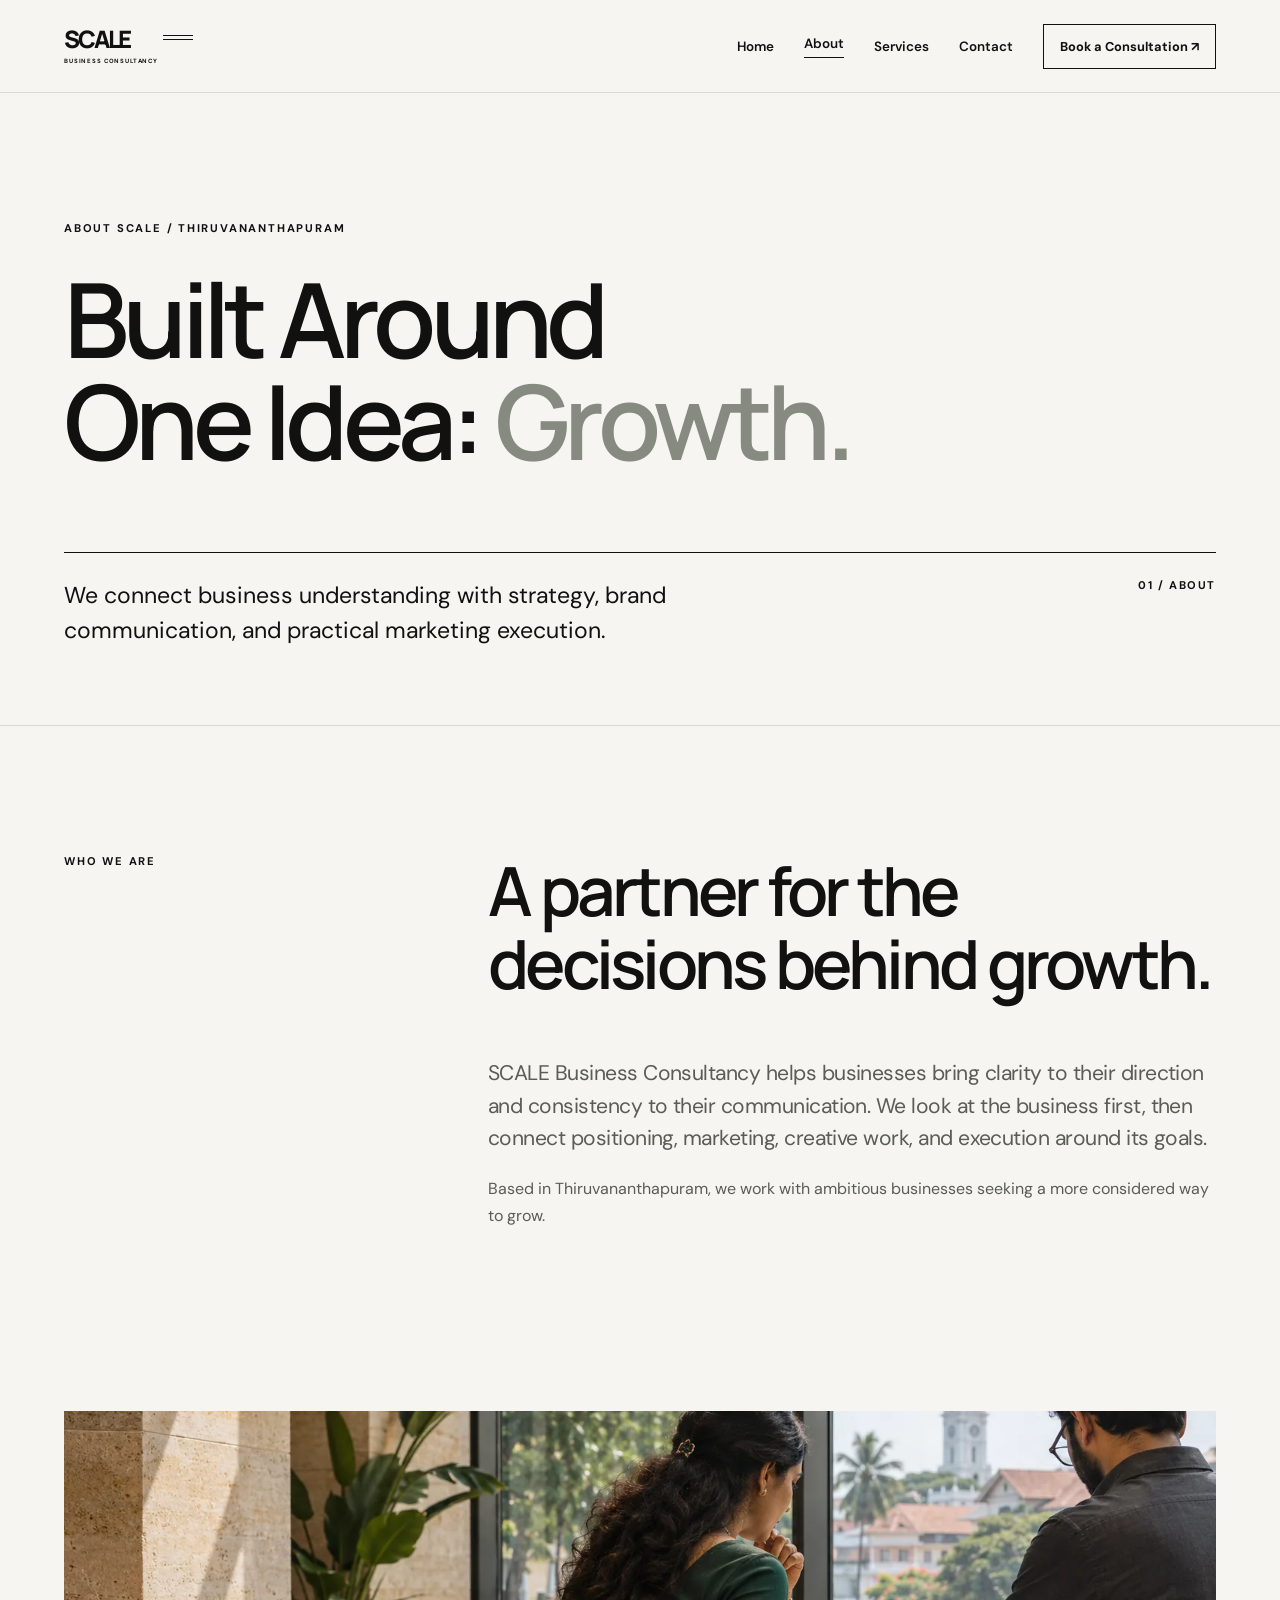
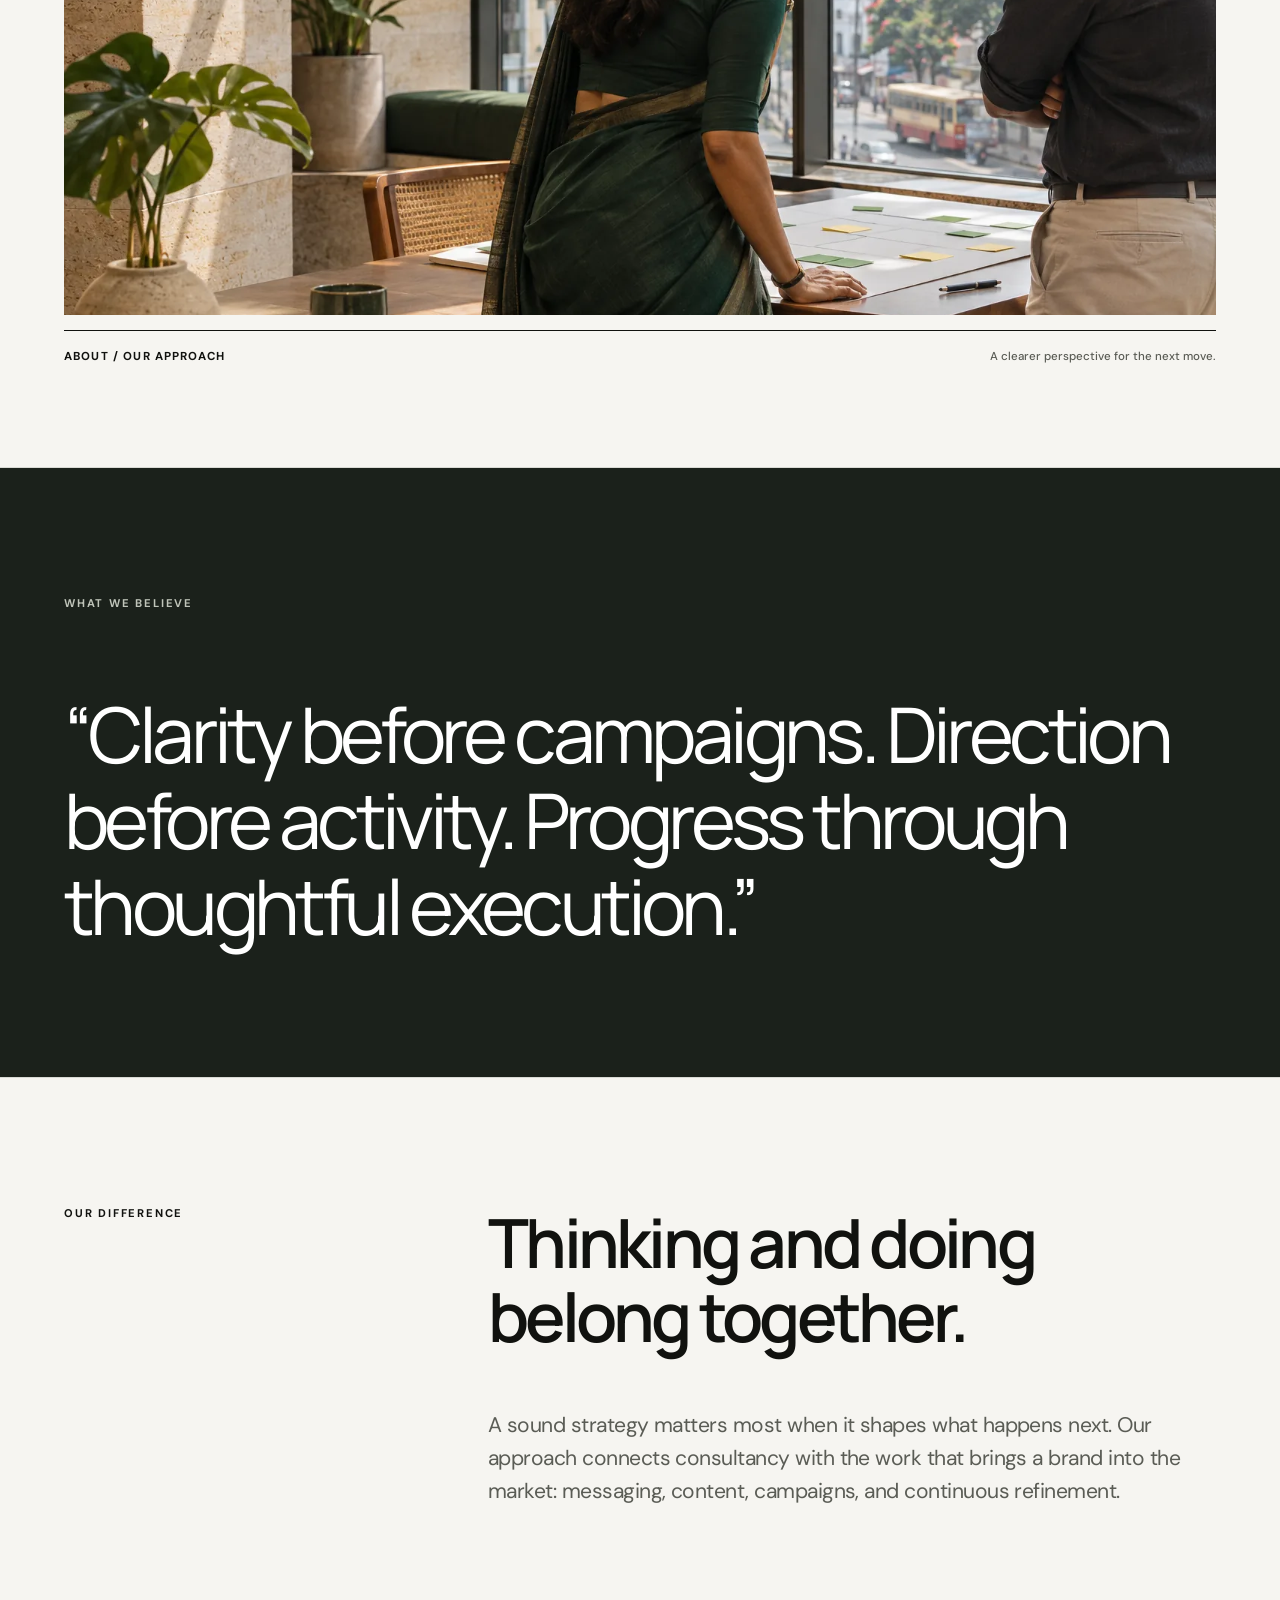
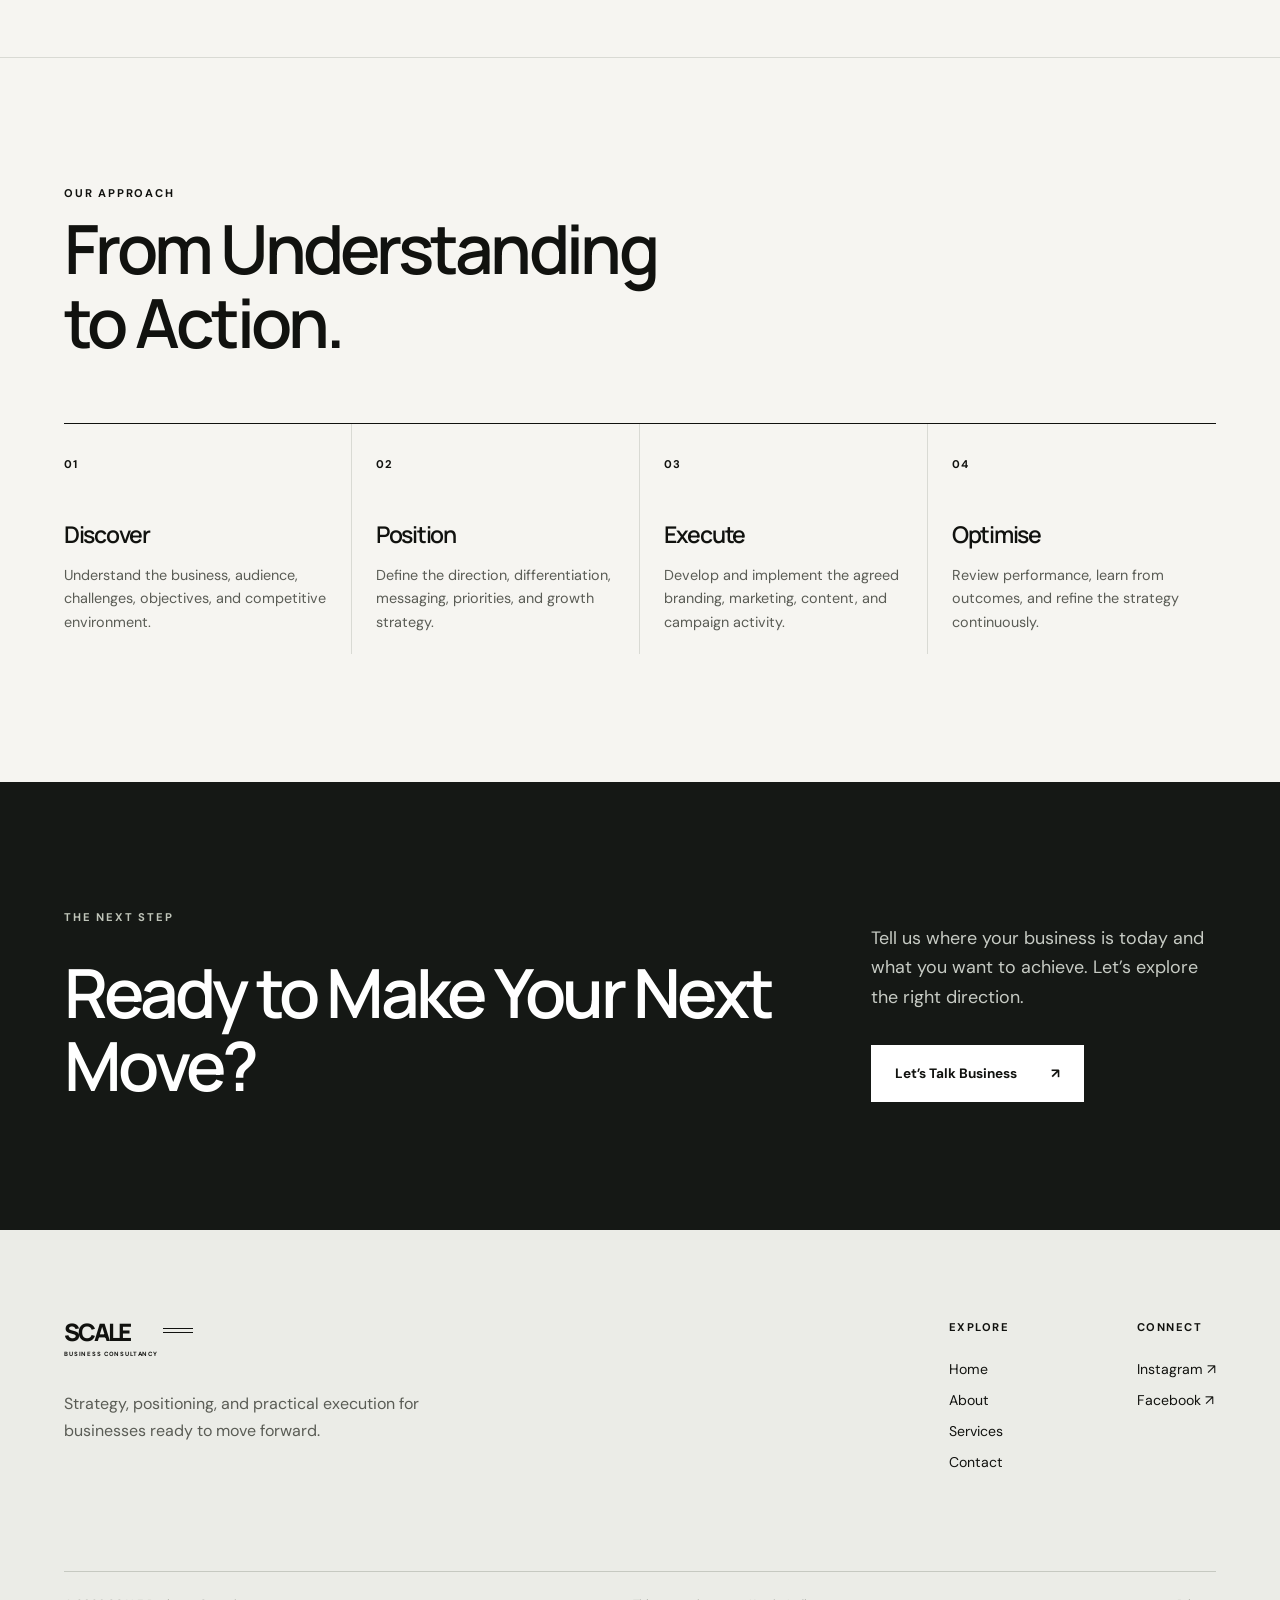
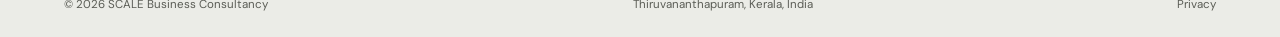
<file: scale/about.html>
<!doctype html><html lang="en"><head><meta charset="utf-8"><meta name="viewport" content="width=device-width, initial-scale=1"><meta name="theme-color" content="#f6f5f1"><title>About SCALE | SCALE Business Consultancy</title><meta name="description" content="Learn how SCALE Business Consultancy connects strategic thinking with branding and practical marketing execution."><link rel="canonical" href="https://abhinanth.co.in/scale/about.html"><meta property="og:type" content="website"><meta property="og:title" content="About SCALE | SCALE Business Consultancy"><meta property="og:description" content="Learn how SCALE Business Consultancy connects strategic thinking with branding and practical marketing execution."><meta name="twitter:card" content="summary"><link rel="icon" href="./assets/favicon.svg" type="image/svg+xml"><link rel="stylesheet" href="./style.css"><script type="module" src="./script.js"></script></head><body><a class="skip-link" href="#main">Skip to content</a><header class="site-header"><div class="header-inner wrap"><a class="brand" href="./" aria-label="SCALE Business Consultancy home"><span class="brand-placeholder" aria-label="SCALE logo placeholder">SCALE<span class="brand-rule" aria-hidden="true"></span><small>BUSINESS CONSULTANCY</small></span></a><button class="menu-toggle" type="button" aria-label="Open menu" aria-expanded="false" aria-controls="primary-nav"><span></span><span></span></button><nav id="primary-nav" class="primary-nav" aria-label="Main navigation"><a href="./" >Home</a><a href="./about.html" aria-current="page">About</a><a href="./services.html" >Services</a><a href="./contact.html" >Contact</a><a class="nav-cta" href="./contact.html">Book a Consultation <span aria-hidden="true">↗</span></a></nav></div></header><main id="main"><section class="page-hero"><div class="wrap"><p class="eyebrow">ABOUT SCALE / THIRUVANANTHAPURAM</p><h1>Built Around<br>One Idea: <em>Growth.</em></h1><div class="page-hero-bottom"><p>We connect business understanding with strategy, brand communication, and practical marketing execution.</p><span>01 / ABOUT</span></div></div></section><section class="section"><div class="wrap split-section"><p class="eyebrow">WHO WE ARE</p><div><h2>A partner for the decisions behind growth.</h2><p class="lead">SCALE Business Consultancy helps businesses bring clarity to their direction and consistency to their communication. We look at the business first, then connect positioning, marketing, creative work, and execution around its goals.</p><p>Based in Thiruvananthapuram, we work with ambitious businesses seeking a more considered way to grow.</p></div></div></section><figure class="editorial-photo wrap"><div class="editorial-photo-frame"><img src="./assets/scale-about-direction.webp" alt="Illustrative business planning conversation beside a city-facing window" width="1536" height="1024" loading="lazy" decoding="async"></div><figcaption><span>ABOUT / OUR APPROACH</span><span>A clearer perspective for the next move.</span></figcaption></figure><section class="section statement-section"><div class="wrap"><p class="eyebrow light">WHAT WE BELIEVE</p><blockquote>“Clarity before campaigns. Direction before activity. Progress through thoughtful execution.”</blockquote></div></section><section class="section"><div class="wrap split-section"><p class="eyebrow">OUR DIFFERENCE</p><div><h2>Thinking and doing belong together.</h2><p class="lead">A sound strategy matters most when it shapes what happens next. Our approach connects consultancy with the work that brings a brand into the market: messaging, content, campaigns, and continuous refinement.</p></div></div></section><section class="section process-section"><div class="wrap"><div class="section-head"><p class="eyebrow">OUR APPROACH</p><h2>From Understanding<br>to Action.</h2></div><div class="process-grid"><article><span class="step-no">01</span><h3>Discover</h3><p>Understand the business, audience, challenges, objectives, and competitive environment.</p></article><article><span class="step-no">02</span><h3>Position</h3><p>Define the direction, differentiation, messaging, priorities, and growth strategy.</p></article><article><span class="step-no">03</span><h3>Execute</h3><p>Develop and implement the agreed branding, marketing, content, and campaign activity.</p></article><article><span class="step-no">04</span><h3>Optimise</h3><p>Review performance, learn from outcomes, and refine the strategy continuously.</p></article></div></div></section><section class="closing-cta"><div class="wrap cta-layout"><div><p class="eyebrow light">THE NEXT STEP</p><h2>Ready to Make Your Next Move?</h2></div><div><p>Tell us where your business is today and what you want to achieve. Let’s explore the right direction.</p><a class="button button-light" href="./contact.html">Let’s Talk Business <span aria-hidden="true">↗</span></a></div></div></section></main><footer class="site-footer"><div class="wrap"><div class="footer-top"><div class="footer-intro"><a class="brand" href="./"><span class="brand-placeholder" aria-label="SCALE logo placeholder">SCALE<span class="brand-rule" aria-hidden="true"></span><small>BUSINESS CONSULTANCY</small></span></a><p>Strategy, positioning, and practical execution for businesses ready to move forward.</p></div><div class="footer-links"><div><h3>Explore</h3><a href="./">Home</a><a href="./about.html">About</a><a href="./services.html">Services</a><a href="./contact.html">Contact</a></div><div><h3>Connect</h3><a href="https://www.instagram.com/scalebusinessconsulting/" target="_blank" rel="noopener noreferrer">Instagram ↗</a><a href="https://www.facebook.com/profile.php?id=61596244510315" target="_blank" rel="noopener noreferrer">Facebook ↗</a></div></div></div><div class="footer-bottom"><span>© 2026 SCALE Business Consultancy</span><span>Thiruvananthapuram, Kerala, India</span><a href="./privacy.html">Privacy</a></div></div></footer></body></html>
</file>
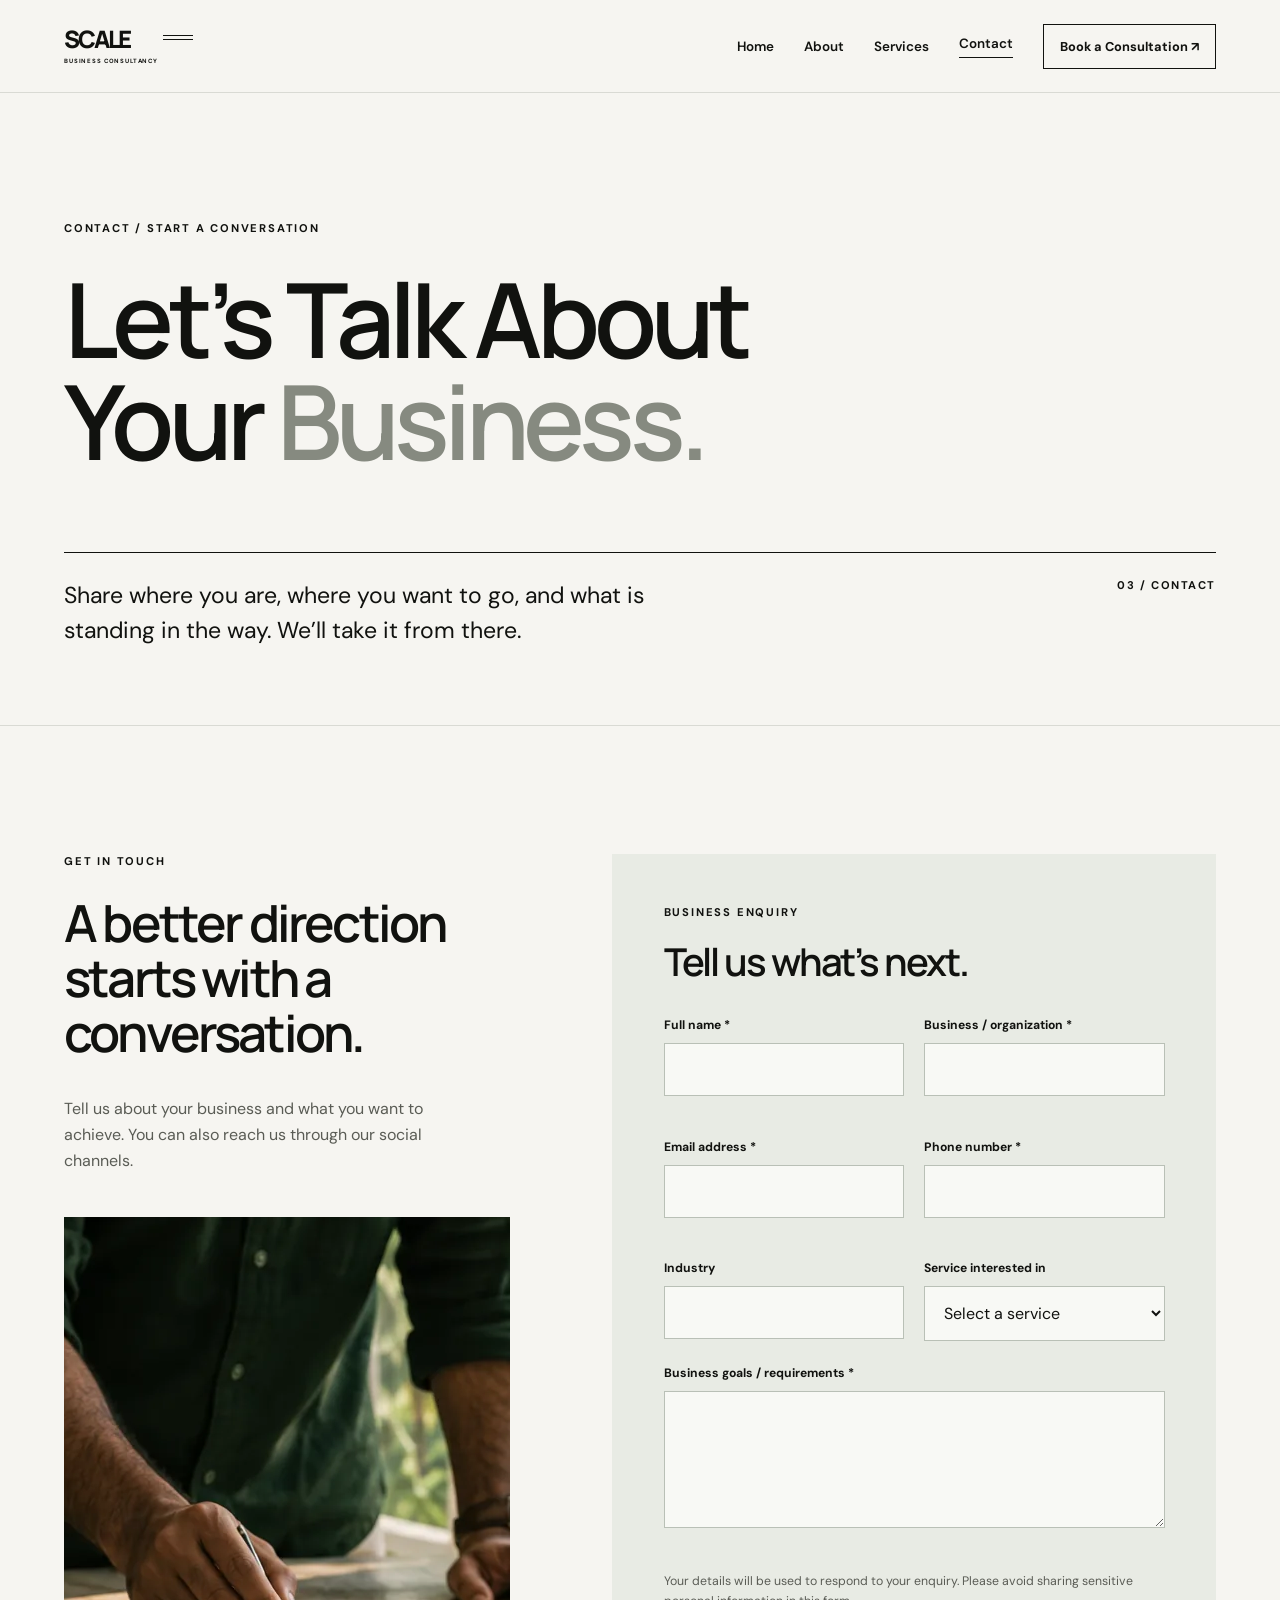
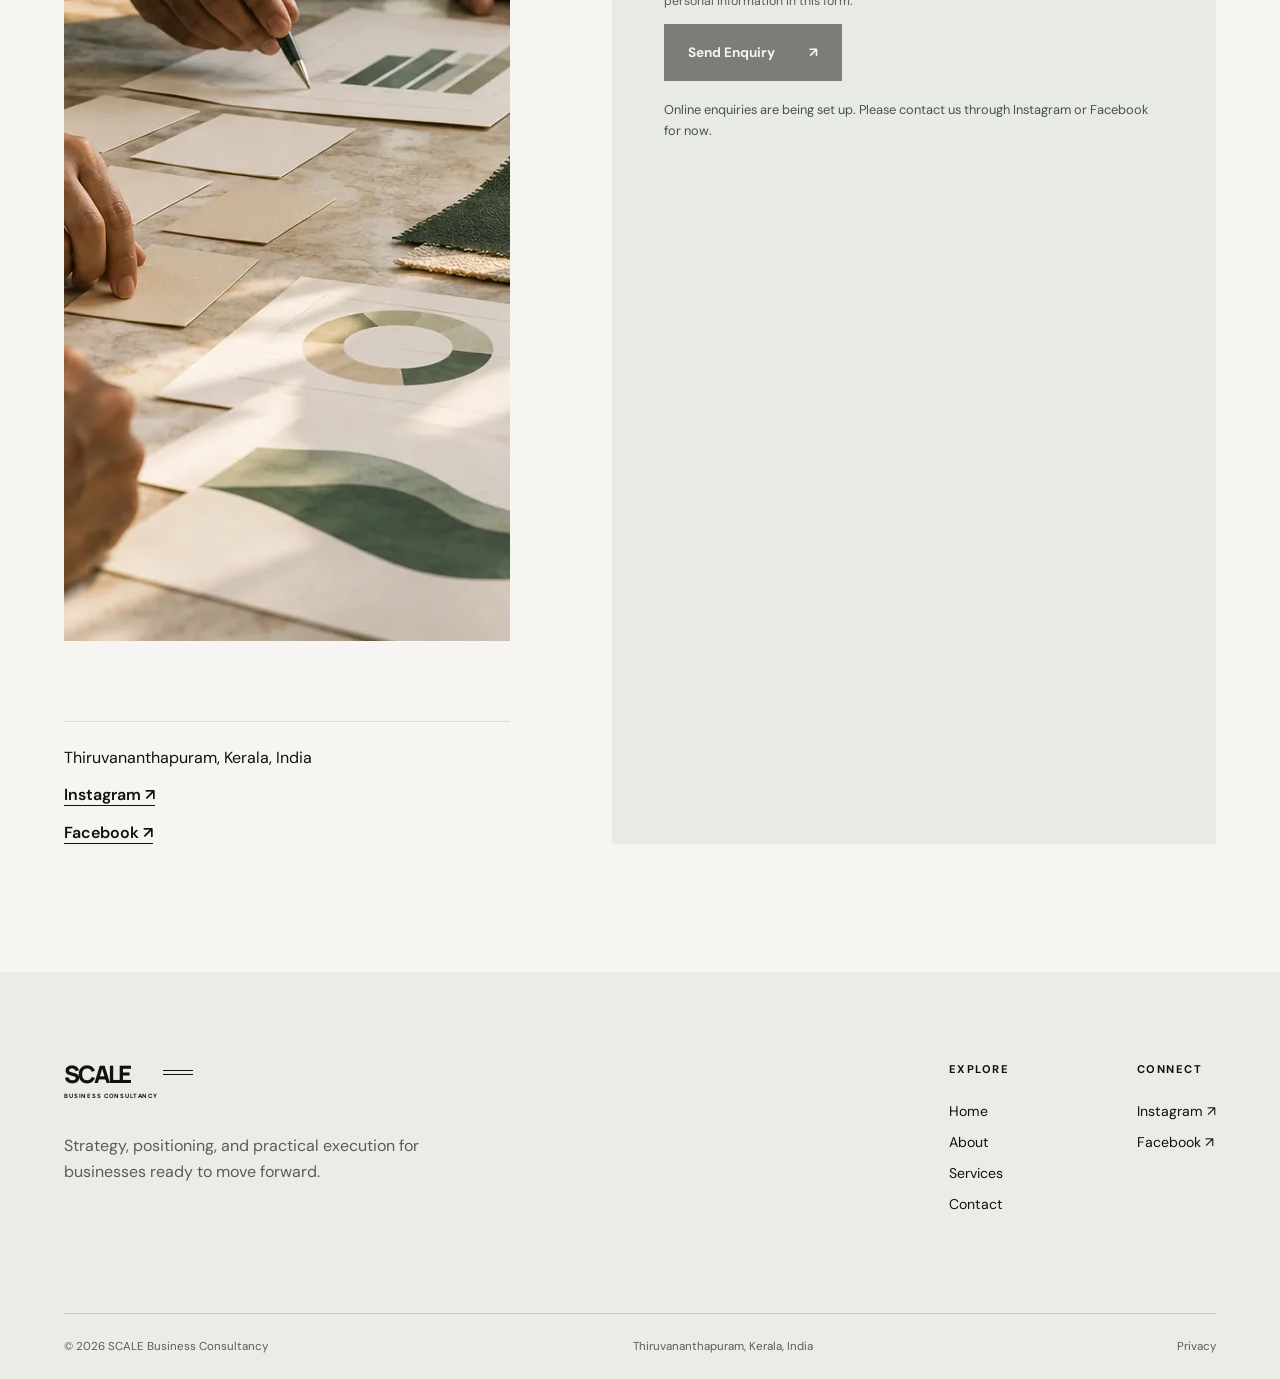
<file: scale/contact.html>
<!doctype html><html lang="en"><head><meta charset="utf-8"><meta name="viewport" content="width=device-width, initial-scale=1"><meta name="theme-color" content="#f6f5f1"><title>Contact &amp; Business Enquiries | SCALE Business Consultancy</title><meta name="description" content="Start a conversation with SCALE Business Consultancy about your business direction, brand, and marketing goals."><link rel="canonical" href="https://abhinanth.co.in/scale/contact.html"><meta property="og:type" content="website"><meta property="og:title" content="Contact &amp; Business Enquiries | SCALE Business Consultancy"><meta property="og:description" content="Start a conversation with SCALE Business Consultancy about your business direction, brand, and marketing goals."><meta name="twitter:card" content="summary"><link rel="icon" href="./assets/favicon.svg" type="image/svg+xml"><link rel="stylesheet" href="./style.css"><script type="module" src="./script.js"></script></head><body><a class="skip-link" href="#main">Skip to content</a><header class="site-header"><div class="header-inner wrap"><a class="brand" href="./" aria-label="SCALE Business Consultancy home"><span class="brand-placeholder" aria-label="SCALE logo placeholder">SCALE<span class="brand-rule" aria-hidden="true"></span><small>BUSINESS CONSULTANCY</small></span></a><button class="menu-toggle" type="button" aria-label="Open menu" aria-expanded="false" aria-controls="primary-nav"><span></span><span></span></button><nav id="primary-nav" class="primary-nav" aria-label="Main navigation"><a href="./" >Home</a><a href="./about.html" >About</a><a href="./services.html" >Services</a><a href="./contact.html" aria-current="page">Contact</a><a class="nav-cta" href="./contact.html">Book a Consultation <span aria-hidden="true">↗</span></a></nav></div></header><main id="main"><section class="page-hero contact-hero"><div class="wrap"><p class="eyebrow">CONTACT / START A CONVERSATION</p><h1>Let’s Talk About<br>Your <em>Business.</em></h1><div class="page-hero-bottom"><p>Share where you are, where you want to go, and what is standing in the way. We’ll take it from there.</p><span>03 / CONTACT</span></div></div></section><section class="section"><div class="wrap contact-grid"><div class="contact-info"><p class="eyebrow">GET IN TOUCH</p><h2>A better direction starts with a conversation.</h2><p>Tell us about your business and what you want to achieve. You can also reach us through our social channels.</p><img class="contact-photo" src="./assets/scale-planning-workshop.webp" alt="Illustrative business planning materials being reviewed together" width="1536" height="1024" loading="lazy" decoding="async"><div class="contact-methods"><span>Thiruvananthapuram, Kerala, India</span><a href="https://www.instagram.com/scalebusinessconsulting/" target="_blank" rel="noopener noreferrer">Instagram ↗</a><a href="https://www.facebook.com/profile.php?id=61596244510315" target="_blank" rel="noopener noreferrer">Facebook ↗</a></div></div><div class="form-panel"><p class="eyebrow">BUSINESS ENQUIRY</p><h2>Tell us what’s next.</h2><form id="enquiry-form" data-endpoint="" novalidate><div class="form-row"><div class="field"><label for="full-name">Full name <span aria-hidden="true">*</span></label><input id="full-name" name="name" autocomplete="name" required><span class="field-error" id="full-name-error"></span></div><div class="field"><label for="business">Business / organization <span aria-hidden="true">*</span></label><input id="business" name="business" autocomplete="organization" required><span class="field-error" id="business-error"></span></div></div><div class="form-row"><div class="field"><label for="email">Email address <span aria-hidden="true">*</span></label><input id="email" name="email" type="email" autocomplete="email" required><span class="field-error" id="email-error"></span></div><div class="field"><label for="phone">Phone number <span aria-hidden="true">*</span></label><input id="phone" name="phone" type="tel" autocomplete="tel" required><span class="field-error" id="phone-error"></span></div></div><div class="form-row"><div class="field"><label for="industry">Industry</label><input id="industry" name="industry"></div><div class="field"><label for="interest">Service interested in</label><select id="interest" name="service"><option value="">Select a service</option><option>Business Growth &amp; Consultancy</option><option>Branding &amp; Positioning</option><option>Digital &amp; Performance Marketing</option><option>Content &amp; Creative Production</option><option>Campaigns &amp; Market Activation</option><option>Growth Strategy &amp; Optimization</option><option>Not sure yet</option></select></div></div><div class="field"><label for="goals">Business goals / requirements <span aria-hidden="true">*</span></label><textarea id="goals" name="goals" rows="5" required></textarea><span class="field-error" id="goals-error"></span></div><div class="honeypot" aria-hidden="true"><label for="website-url">Leave this field empty</label><input id="website-url" name="website_url" tabindex="-1" autocomplete="off"></div><p class="privacy-note">Your details will be used to respond to your enquiry. Please avoid sharing sensitive personal information in this form.</p><button class="button button-dark" type="submit" disabled>Send Enquiry <span aria-hidden="true">↗</span></button><p id="form-status" role="status" aria-live="polite">Online enquiries are being set up. Please contact us through Instagram or Facebook for now.</p></form></div></div></section></main><footer class="site-footer"><div class="wrap"><div class="footer-top"><div class="footer-intro"><a class="brand" href="./"><span class="brand-placeholder" aria-label="SCALE logo placeholder">SCALE<span class="brand-rule" aria-hidden="true"></span><small>BUSINESS CONSULTANCY</small></span></a><p>Strategy, positioning, and practical execution for businesses ready to move forward.</p></div><div class="footer-links"><div><h3>Explore</h3><a href="./">Home</a><a href="./about.html">About</a><a href="./services.html">Services</a><a href="./contact.html">Contact</a></div><div><h3>Connect</h3><a href="https://www.instagram.com/scalebusinessconsulting/" target="_blank" rel="noopener noreferrer">Instagram ↗</a><a href="https://www.facebook.com/profile.php?id=61596244510315" target="_blank" rel="noopener noreferrer">Facebook ↗</a></div></div></div><div class="footer-bottom"><span>© 2026 SCALE Business Consultancy</span><span>Thiruvananthapuram, Kerala, India</span><a href="./privacy.html">Privacy</a></div></div></footer></body></html>
</file>
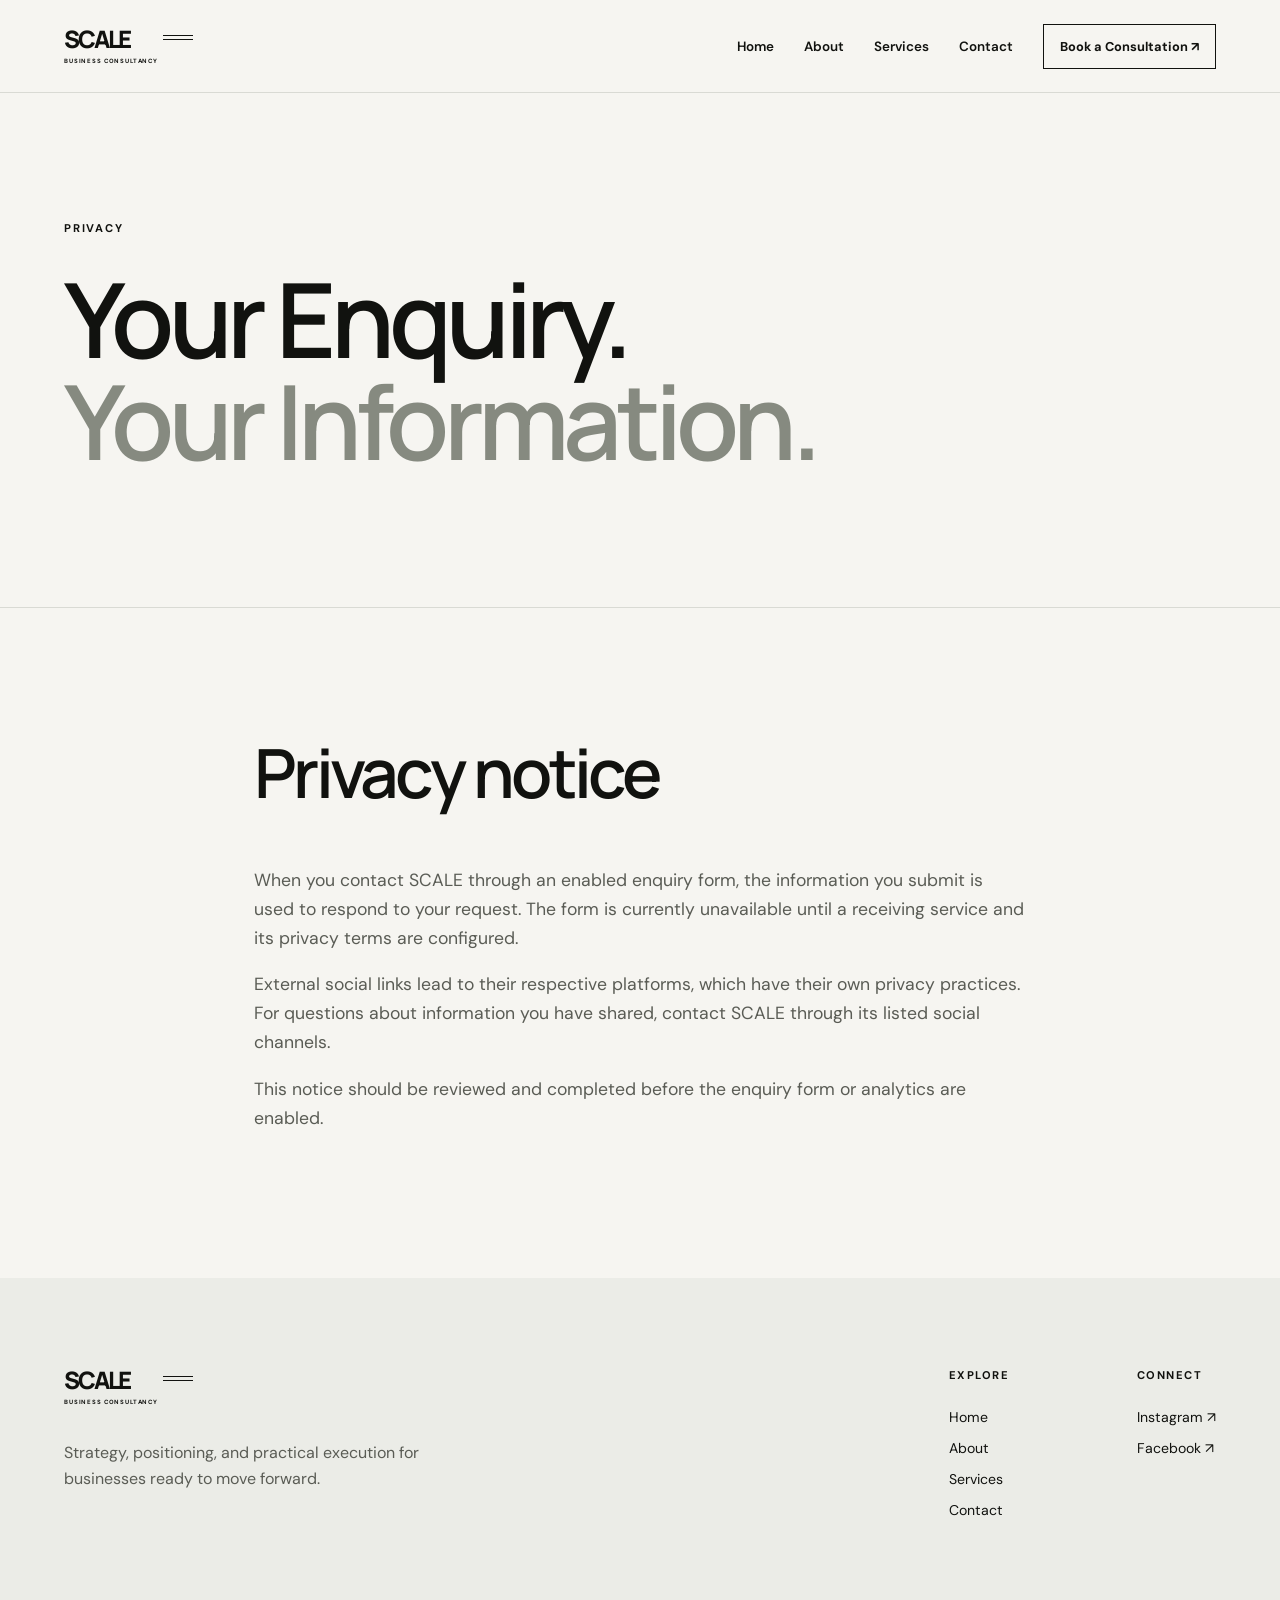
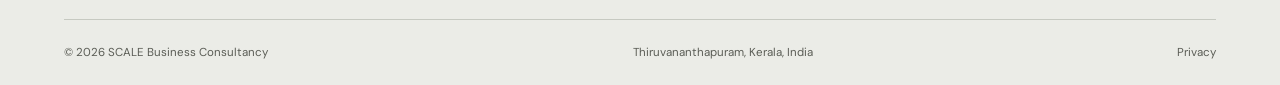
<file: scale/privacy.html>
<!doctype html><html lang="en"><head><meta charset="utf-8"><meta name="viewport" content="width=device-width, initial-scale=1"><meta name="theme-color" content="#f6f5f1"><title>Privacy Notice | SCALE Business Consultancy</title><meta name="description" content="How SCALE Business Consultancy handles business enquiries through this website."><link rel="canonical" href="https://abhinanth.co.in/scale/privacy.html"><meta property="og:type" content="website"><meta property="og:title" content="Privacy Notice | SCALE Business Consultancy"><meta property="og:description" content="How SCALE Business Consultancy handles business enquiries through this website."><meta name="twitter:card" content="summary"><link rel="icon" href="./assets/favicon.svg" type="image/svg+xml"><link rel="stylesheet" href="./style.css"><script type="module" src="./script.js"></script></head><body><a class="skip-link" href="#main">Skip to content</a><header class="site-header"><div class="header-inner wrap"><a class="brand" href="./" aria-label="SCALE Business Consultancy home"><span class="brand-placeholder" aria-label="SCALE logo placeholder">SCALE<span class="brand-rule" aria-hidden="true"></span><small>BUSINESS CONSULTANCY</small></span></a><button class="menu-toggle" type="button" aria-label="Open menu" aria-expanded="false" aria-controls="primary-nav"><span></span><span></span></button><nav id="primary-nav" class="primary-nav" aria-label="Main navigation"><a href="./" >Home</a><a href="./about.html" >About</a><a href="./services.html" >Services</a><a href="./contact.html" >Contact</a><a class="nav-cta" href="./contact.html">Book a Consultation <span aria-hidden="true">↗</span></a></nav></div></header><main id="main"><section class="page-hero"><div class="wrap"><p class="eyebrow">PRIVACY</p><h1>Your Enquiry.<br><em>Your Information.</em></h1></div></section><section class="section"><div class="wrap narrow"><h2>Privacy notice</h2><p>When you contact SCALE through an enabled enquiry form, the information you submit is used to respond to your request. The form is currently unavailable until a receiving service and its privacy terms are configured.</p><p>External social links lead to their respective platforms, which have their own privacy practices. For questions about information you have shared, contact SCALE through its listed social channels.</p><p>This notice should be reviewed and completed before the enquiry form or analytics are enabled.</p></div></section></main><footer class="site-footer"><div class="wrap"><div class="footer-top"><div class="footer-intro"><a class="brand" href="./"><span class="brand-placeholder" aria-label="SCALE logo placeholder">SCALE<span class="brand-rule" aria-hidden="true"></span><small>BUSINESS CONSULTANCY</small></span></a><p>Strategy, positioning, and practical execution for businesses ready to move forward.</p></div><div class="footer-links"><div><h3>Explore</h3><a href="./">Home</a><a href="./about.html">About</a><a href="./services.html">Services</a><a href="./contact.html">Contact</a></div><div><h3>Connect</h3><a href="https://www.instagram.com/scalebusinessconsulting/" target="_blank" rel="noopener noreferrer">Instagram ↗</a><a href="https://www.facebook.com/profile.php?id=61596244510315" target="_blank" rel="noopener noreferrer">Facebook ↗</a></div></div></div><div class="footer-bottom"><span>© 2026 SCALE Business Consultancy</span><span>Thiruvananthapuram, Kerala, India</span><a href="./privacy.html">Privacy</a></div></div></footer></body></html>
</file>
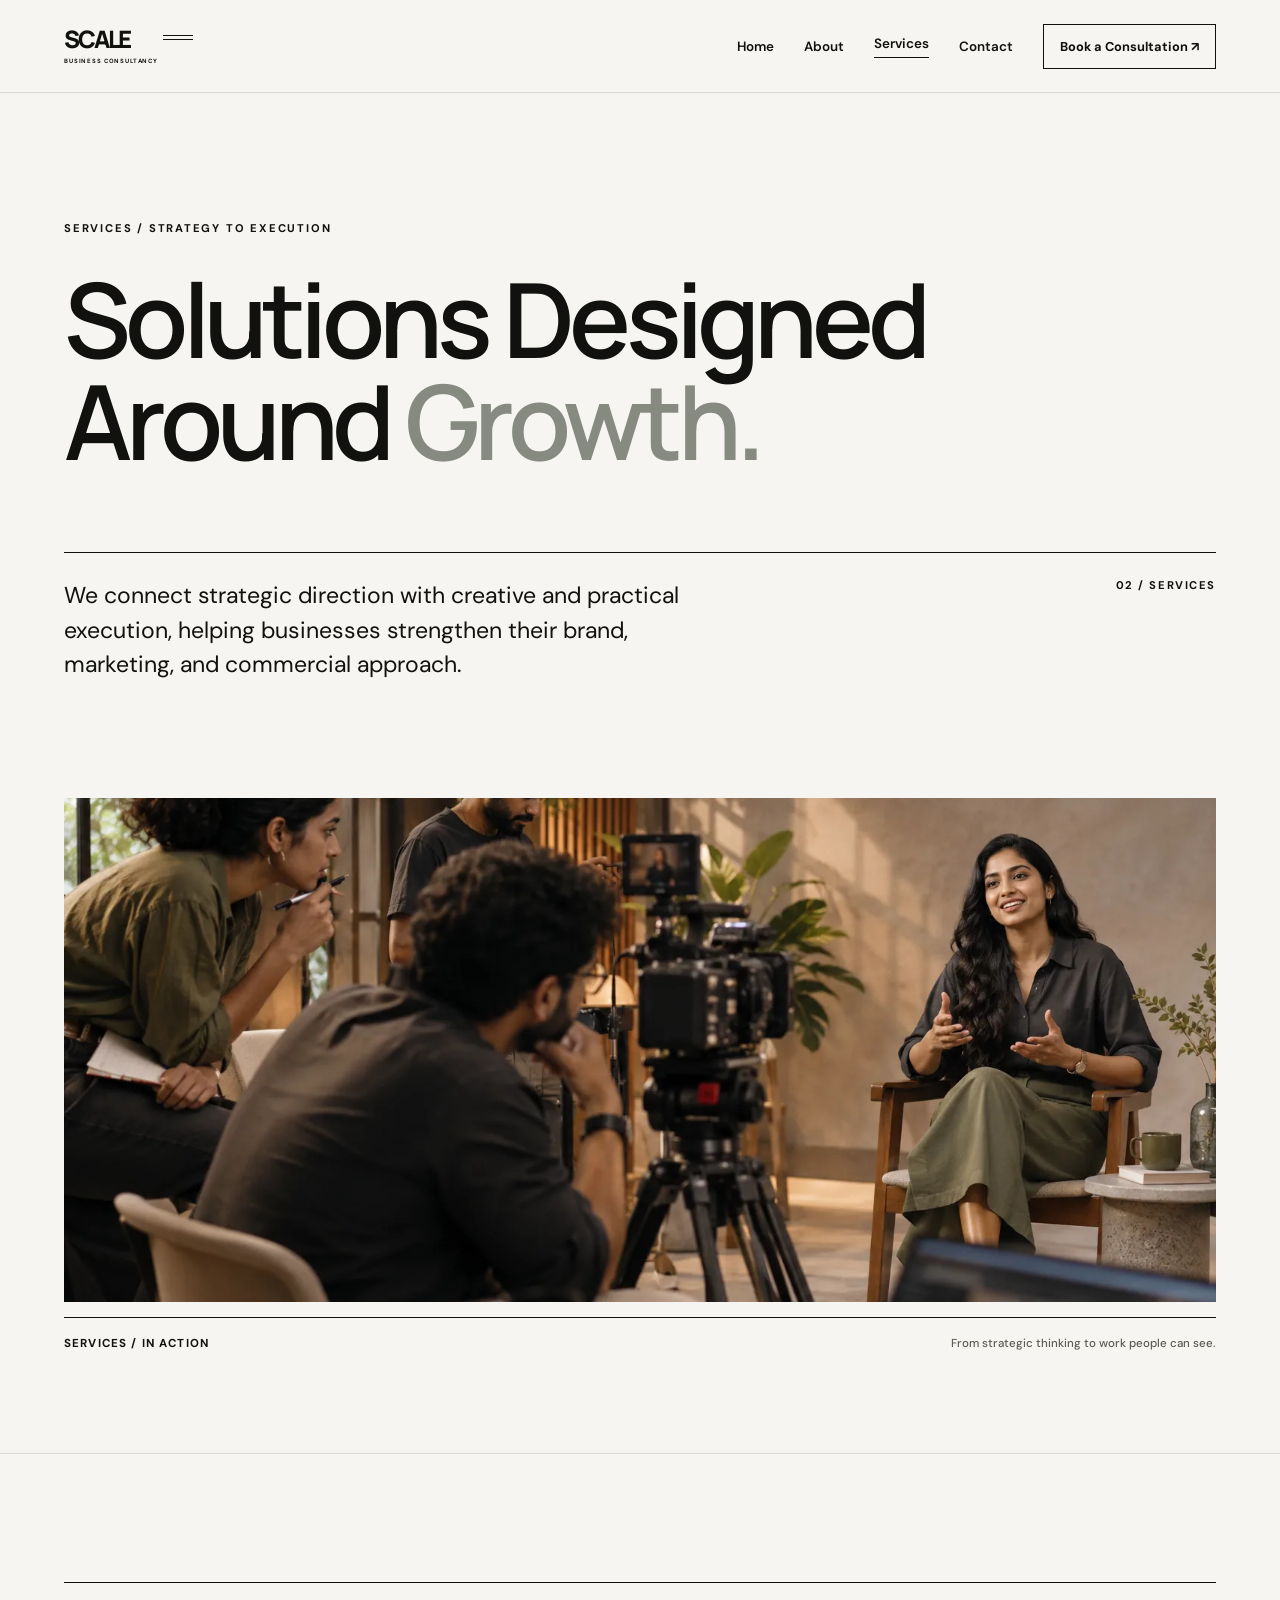
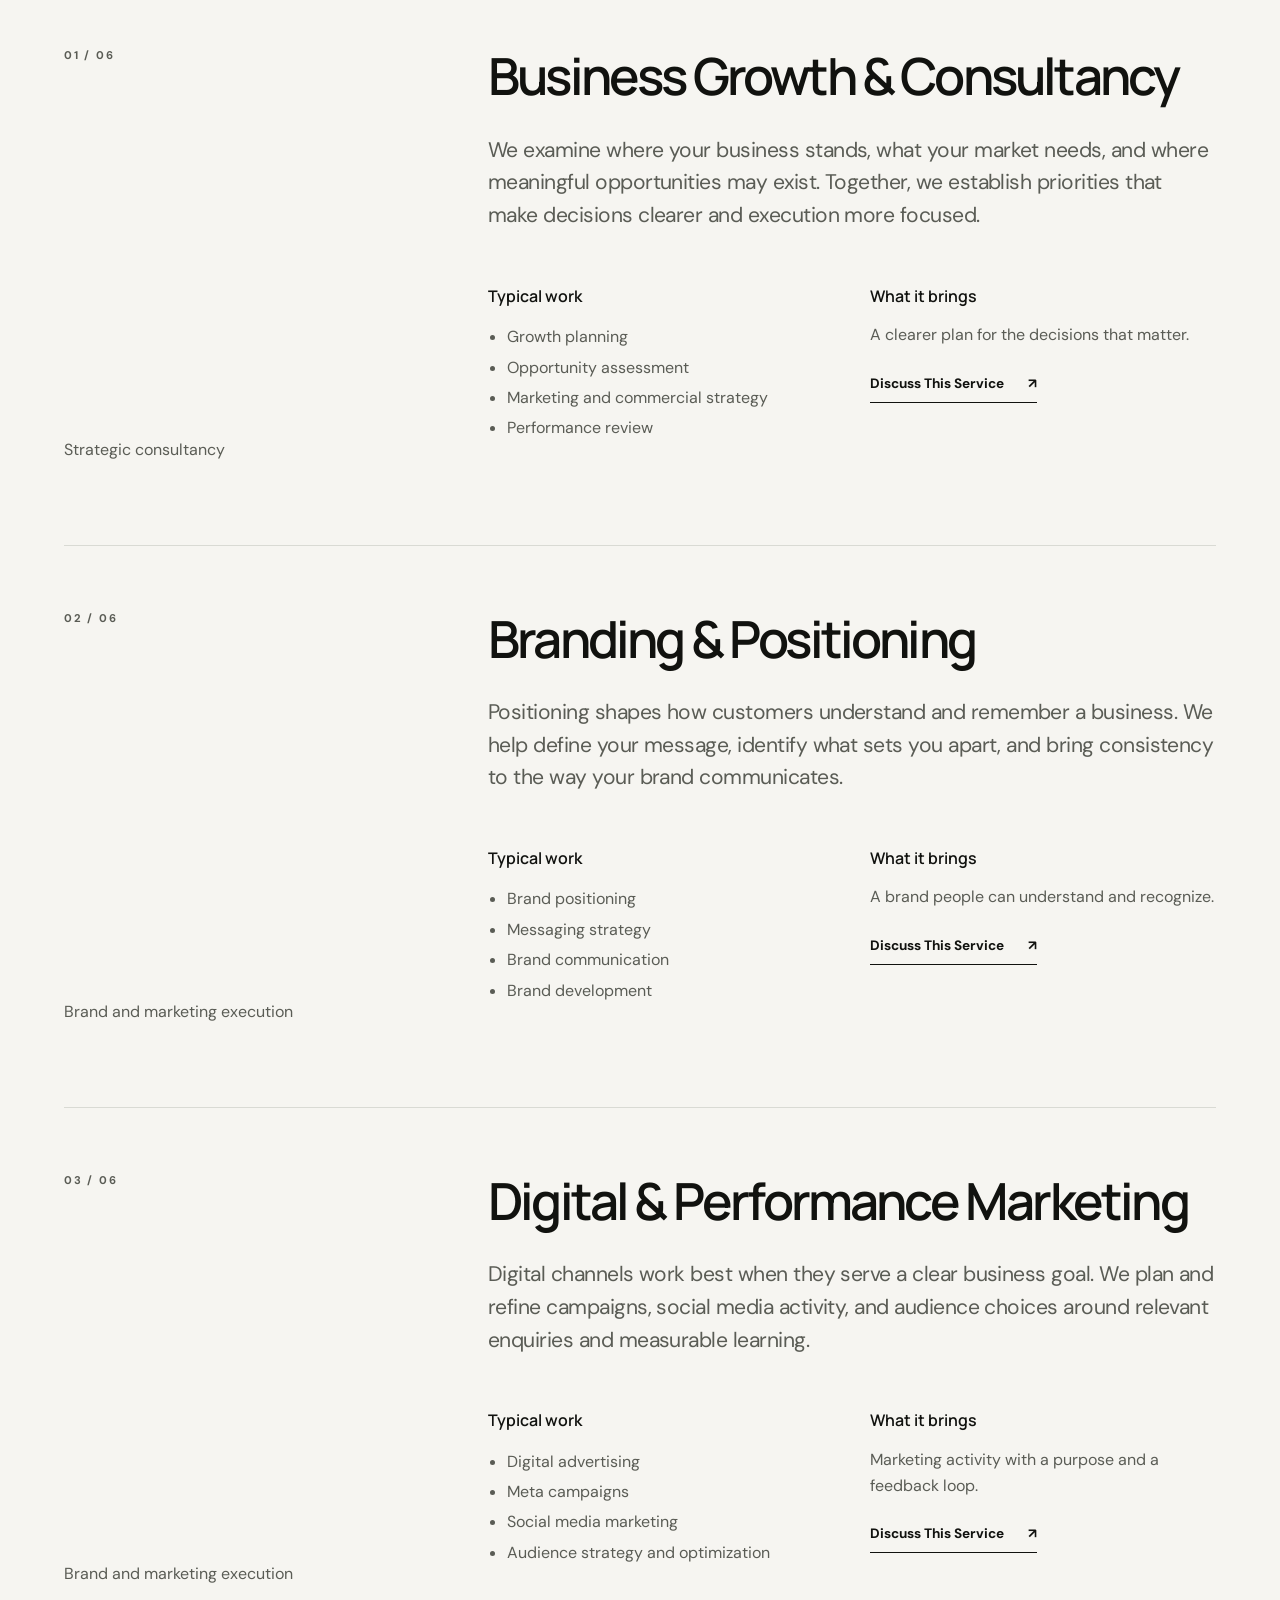
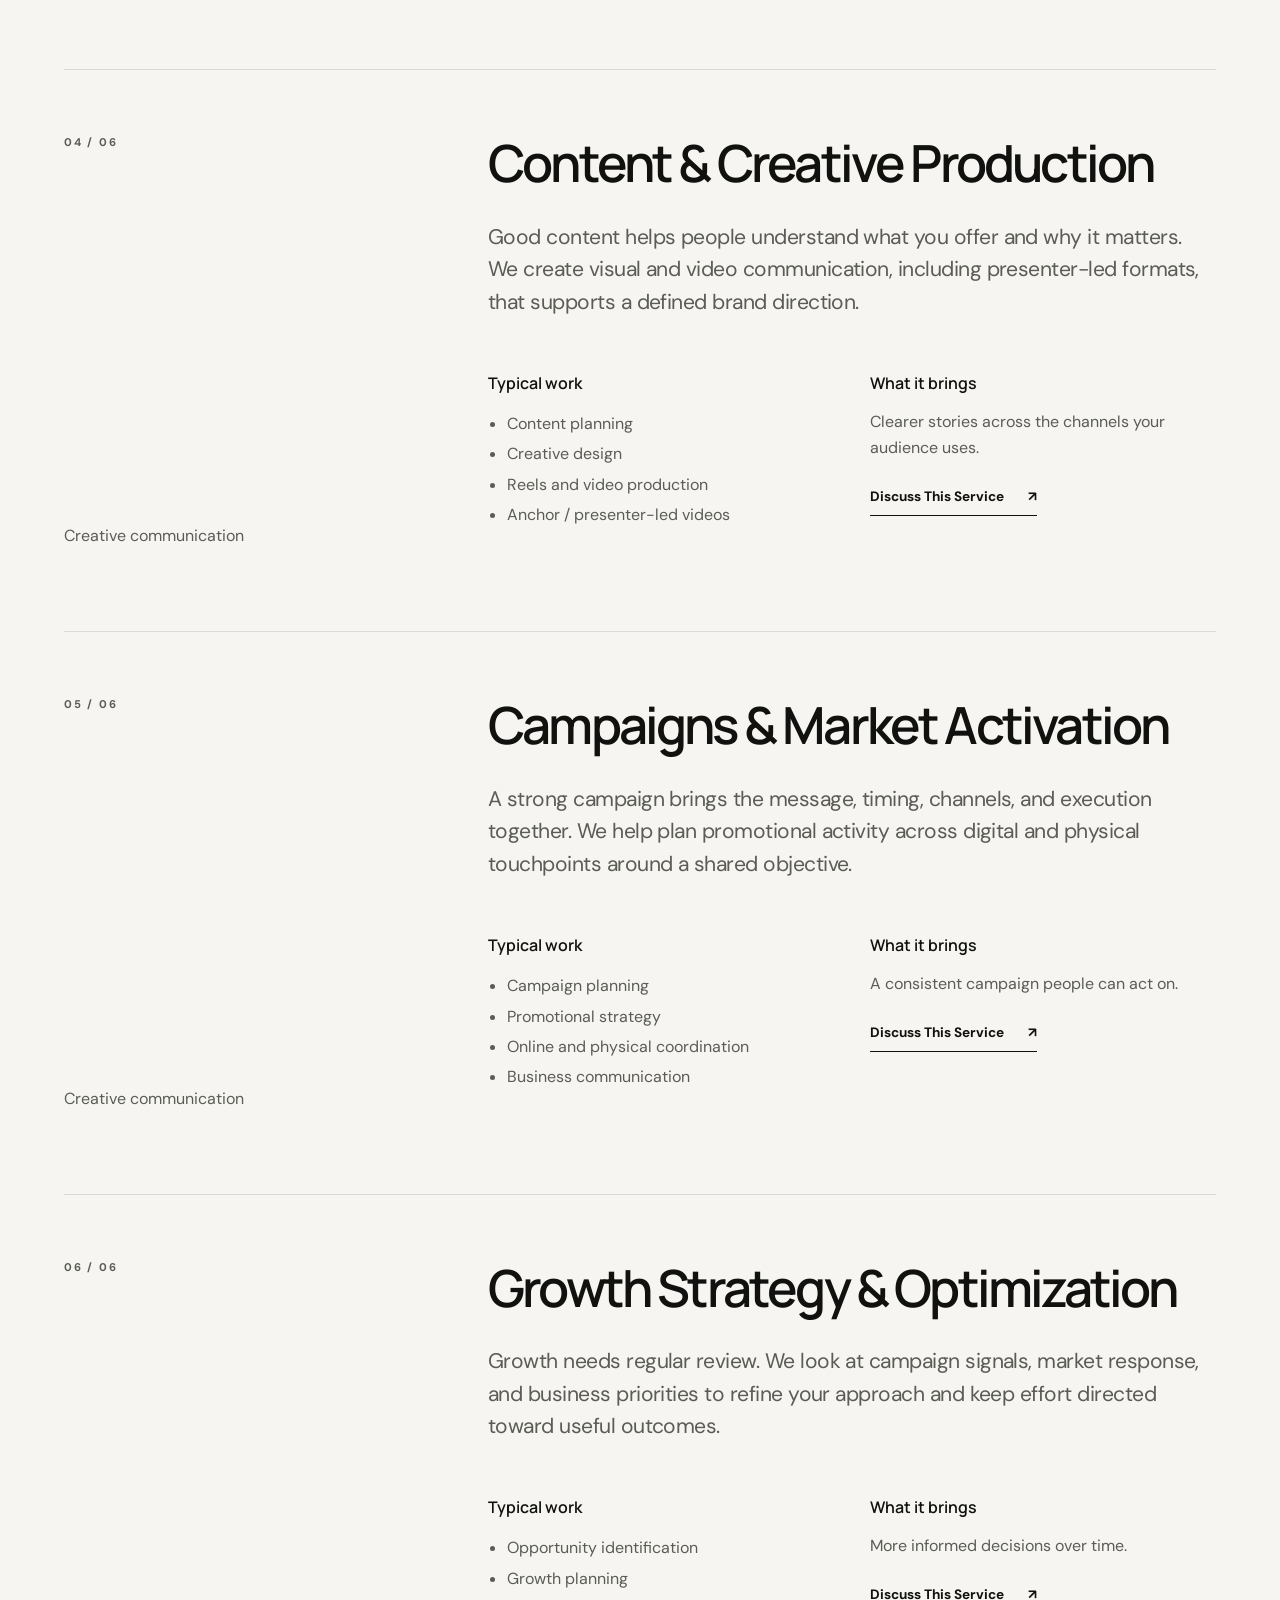
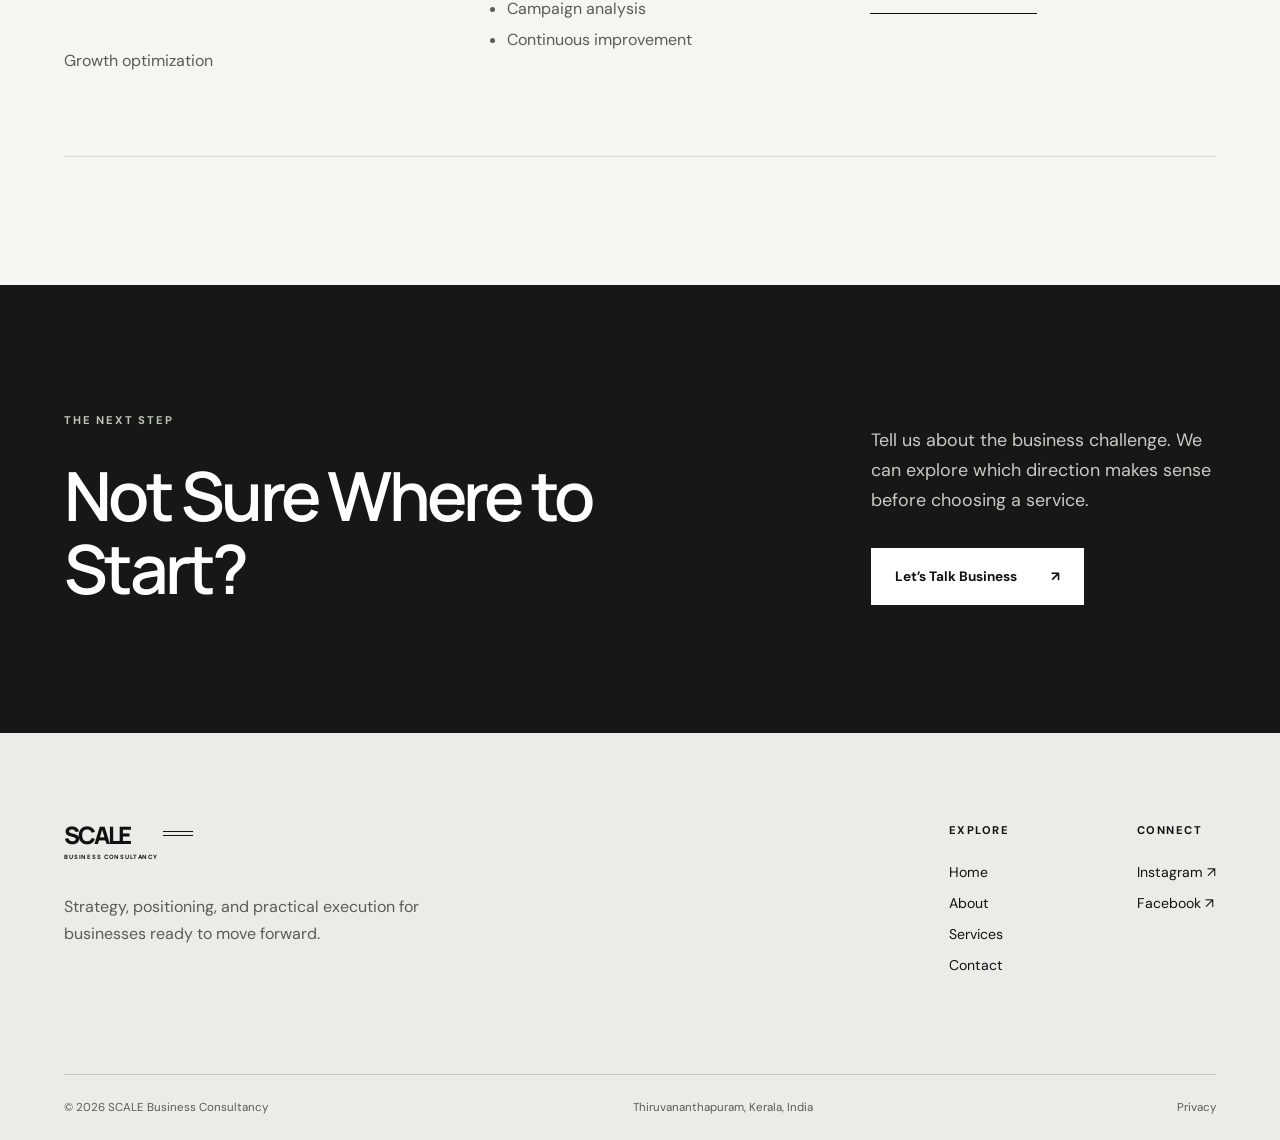
<file: scale/services.html>
<!doctype html><html lang="en"><head><meta charset="utf-8"><meta name="viewport" content="width=device-width, initial-scale=1"><meta name="theme-color" content="#f6f5f1"><title>Business Consultancy &amp; Marketing Services | SCALE Business Consultancy</title><meta name="description" content="Explore SCALE’s business growth, branding, marketing, content, campaign, and optimization services in Kerala."><link rel="canonical" href="https://abhinanth.co.in/scale/services.html"><meta property="og:type" content="website"><meta property="og:title" content="Business Consultancy &amp; Marketing Services | SCALE Business Consultancy"><meta property="og:description" content="Explore SCALE’s business growth, branding, marketing, content, campaign, and optimization services in Kerala."><meta name="twitter:card" content="summary"><link rel="icon" href="./assets/favicon.svg" type="image/svg+xml"><link rel="stylesheet" href="./style.css"><script type="module" src="./script.js"></script></head><body><a class="skip-link" href="#main">Skip to content</a><header class="site-header"><div class="header-inner wrap"><a class="brand" href="./" aria-label="SCALE Business Consultancy home"><span class="brand-placeholder" aria-label="SCALE logo placeholder">SCALE<span class="brand-rule" aria-hidden="true"></span><small>BUSINESS CONSULTANCY</small></span></a><button class="menu-toggle" type="button" aria-label="Open menu" aria-expanded="false" aria-controls="primary-nav"><span></span><span></span></button><nav id="primary-nav" class="primary-nav" aria-label="Main navigation"><a href="./" >Home</a><a href="./about.html" >About</a><a href="./services.html" aria-current="page">Services</a><a href="./contact.html" >Contact</a><a class="nav-cta" href="./contact.html">Book a Consultation <span aria-hidden="true">↗</span></a></nav></div></header><main id="main"><section class="page-hero"><div class="wrap"><p class="eyebrow">SERVICES / STRATEGY TO EXECUTION</p><h1>Solutions Designed<br>Around <em>Growth.</em></h1><div class="page-hero-bottom"><p>We connect strategic direction with creative and practical execution, helping businesses strengthen their brand, marketing, and commercial approach.</p><span>02 / SERVICES</span></div></div></section><figure class="editorial-photo wrap"><div class="editorial-photo-frame"><img src="./assets/scale-creative-production.webp" alt="Illustrative presenter-led content production in a studio" width="1536" height="1024" loading="lazy" decoding="async"></div><figcaption><span>SERVICES / IN ACTION</span><span>From strategic thinking to work people can see.</span></figcaption></figure><section class="section"><div class="wrap"><div class="services-list"><article class="service-detail" id="service-01"><div class="detail-aside"><span class="eyebrow">01 / 06</span><span>Strategic consultancy</span></div><div class="detail-main"><h2>Business Growth &amp; Consultancy</h2><p class="lead">We examine where your business stands, what your market needs, and where meaningful opportunities may exist. Together, we establish priorities that make decisions clearer and execution more focused.</p><div class="detail-meta"><div><h3>Typical work</h3><ul><li>Growth planning</li><li>Opportunity assessment</li><li>Marketing and commercial strategy</li><li>Performance review</li></ul></div><div><h3>What it brings</h3><p>A clearer plan for the decisions that matter.</p><a class="text-link" href="./contact.html">Discuss This Service <span aria-hidden="true">↗</span></a></div></div></div></article><article class="service-detail" id="service-02"><div class="detail-aside"><span class="eyebrow">02 / 06</span><span>Brand and marketing execution</span></div><div class="detail-main"><h2>Branding &amp; Positioning</h2><p class="lead">Positioning shapes how customers understand and remember a business. We help define your message, identify what sets you apart, and bring consistency to the way your brand communicates.</p><div class="detail-meta"><div><h3>Typical work</h3><ul><li>Brand positioning</li><li>Messaging strategy</li><li>Brand communication</li><li>Brand development</li></ul></div><div><h3>What it brings</h3><p>A brand people can understand and recognize.</p><a class="text-link" href="./contact.html">Discuss This Service <span aria-hidden="true">↗</span></a></div></div></div></article><article class="service-detail" id="service-03"><div class="detail-aside"><span class="eyebrow">03 / 06</span><span>Brand and marketing execution</span></div><div class="detail-main"><h2>Digital &amp; Performance Marketing</h2><p class="lead">Digital channels work best when they serve a clear business goal. We plan and refine campaigns, social media activity, and audience choices around relevant enquiries and measurable learning.</p><div class="detail-meta"><div><h3>Typical work</h3><ul><li>Digital advertising</li><li>Meta campaigns</li><li>Social media marketing</li><li>Audience strategy and optimization</li></ul></div><div><h3>What it brings</h3><p>Marketing activity with a purpose and a feedback loop.</p><a class="text-link" href="./contact.html">Discuss This Service <span aria-hidden="true">↗</span></a></div></div></div></article><article class="service-detail" id="service-04"><div class="detail-aside"><span class="eyebrow">04 / 06</span><span>Creative communication</span></div><div class="detail-main"><h2>Content &amp; Creative Production</h2><p class="lead">Good content helps people understand what you offer and why it matters. We create visual and video communication, including presenter-led formats, that supports a defined brand direction.</p><div class="detail-meta"><div><h3>Typical work</h3><ul><li>Content planning</li><li>Creative design</li><li>Reels and video production</li><li>Anchor / presenter-led videos</li></ul></div><div><h3>What it brings</h3><p>Clearer stories across the channels your audience uses.</p><a class="text-link" href="./contact.html">Discuss This Service <span aria-hidden="true">↗</span></a></div></div></div></article><article class="service-detail" id="service-05"><div class="detail-aside"><span class="eyebrow">05 / 06</span><span>Creative communication</span></div><div class="detail-main"><h2>Campaigns &amp; Market Activation</h2><p class="lead">A strong campaign brings the message, timing, channels, and execution together. We help plan promotional activity across digital and physical touchpoints around a shared objective.</p><div class="detail-meta"><div><h3>Typical work</h3><ul><li>Campaign planning</li><li>Promotional strategy</li><li>Online and physical coordination</li><li>Business communication</li></ul></div><div><h3>What it brings</h3><p>A consistent campaign people can act on.</p><a class="text-link" href="./contact.html">Discuss This Service <span aria-hidden="true">↗</span></a></div></div></div></article><article class="service-detail" id="service-06"><div class="detail-aside"><span class="eyebrow">06 / 06</span><span>Growth optimization</span></div><div class="detail-main"><h2>Growth Strategy &amp; Optimization</h2><p class="lead">Growth needs regular review. We look at campaign signals, market response, and business priorities to refine your approach and keep effort directed toward useful outcomes.</p><div class="detail-meta"><div><h3>Typical work</h3><ul><li>Opportunity identification</li><li>Growth planning</li><li>Campaign analysis</li><li>Continuous improvement</li></ul></div><div><h3>What it brings</h3><p>More informed decisions over time.</p><a class="text-link" href="./contact.html">Discuss This Service <span aria-hidden="true">↗</span></a></div></div></div></article></div></div></section><section class="closing-cta"><div class="wrap cta-layout"><div><p class="eyebrow light">THE NEXT STEP</p><h2>Not Sure Where to Start?</h2></div><div><p>Tell us about the business challenge. We can explore which direction makes sense before choosing a service.</p><a class="button button-light" href="./contact.html">Let’s Talk Business <span aria-hidden="true">↗</span></a></div></div></section></main><footer class="site-footer"><div class="wrap"><div class="footer-top"><div class="footer-intro"><a class="brand" href="./"><span class="brand-placeholder" aria-label="SCALE logo placeholder">SCALE<span class="brand-rule" aria-hidden="true"></span><small>BUSINESS CONSULTANCY</small></span></a><p>Strategy, positioning, and practical execution for businesses ready to move forward.</p></div><div class="footer-links"><div><h3>Explore</h3><a href="./">Home</a><a href="./about.html">About</a><a href="./services.html">Services</a><a href="./contact.html">Contact</a></div><div><h3>Connect</h3><a href="https://www.instagram.com/scalebusinessconsulting/" target="_blank" rel="noopener noreferrer">Instagram ↗</a><a href="https://www.facebook.com/profile.php?id=61596244510315" target="_blank" rel="noopener noreferrer">Facebook ↗</a></div></div></div><div class="footer-bottom"><span>© 2026 SCALE Business Consultancy</span><span>Thiruvananthapuram, Kerala, India</span><a href="./privacy.html">Privacy</a></div></div></footer></body></html>
</file>
<file: scale/style.css>
@import url('https://fonts.googleapis.com/css2?family=DM+Sans:wght@400;500;600;700&family=Manrope:wght@400;500;600;700;800&display=swap');
:root{--ink:#11120f;--muted:#5a5c55;--paper:#f6f5f1;--white:#fff;--line:#d9dad4;--soft:#ecece7;--max:1440px;--gutter:clamp(22px,5vw,88px);font-family:'DM Sans',Arial,sans-serif;color:var(--ink);background:var(--paper)}
*{box-sizing:border-box}html{scroll-behavior:smooth}body{margin:0;min-width:320px}a{color:inherit;text-decoration:none}button,input,select,textarea{font:inherit}button{cursor:pointer}img{display:block;max-width:100%}h1,h2,h3,p,blockquote{margin-top:0}h1,h2,h3{font-family:Manrope,Arial,sans-serif;letter-spacing:-.055em}h1{font-size:clamp(3.65rem,8.1vw,9.5rem);line-height:.99;font-weight:600}h2{font-size:clamp(2.6rem,5.3vw,6rem);line-height:1.08;font-weight:600}h3{font-size:clamp(1.35rem,1.8vw,2rem);line-height:1.2;font-weight:600}em{font-style:normal;color:#868a80}p{line-height:1.65}::selection{background:#bdc6b8;color:#111}a:focus-visible,button:focus-visible,input:focus-visible,select:focus-visible,textarea:focus-visible{outline:2px solid #506c55;outline-offset:4px}.wrap{max-width:var(--max);margin:0 auto;padding-inline:var(--gutter)}.skip-link{position:absolute;z-index:50;top:-100px;left:20px;background:var(--ink);color:white;padding:12px}.skip-link:focus{top:12px}.eyebrow{font-size:.7rem;letter-spacing:.16em;font-weight:700;line-height:1.4}.eyebrow.light{color:#bfc4b9}.lead{font-size:clamp(1.12rem,1.65vw,1.5rem);line-height:1.55;letter-spacing:-.025em}.section{padding-block:clamp(80px,10vw,160px);border-top:1px solid var(--line)}.section-head{max-width:850px;margin-bottom:clamp(40px,5vw,76px)}.section-head h2{margin-bottom:24px}.section-head .lead{color:var(--muted);max-width:670px}.text-link{display:inline-flex;align-items:center;gap:24px;padding:10px 0;border-bottom:1px solid currentColor;font-weight:700;font-size:.85rem;transition:gap .2s}.text-link:hover{gap:32px}.button{display:inline-flex;align-items:center;justify-content:space-between;gap:34px;min-height:57px;padding:16px 23px;font-size:.85rem;font-weight:700;transition:background .2s,color .2s,transform .2s}.button:hover{transform:translateY(-2px)}.button-dark{background:var(--ink);color:white;border:1px solid var(--ink)}.button-dark:hover{background:#343830}.button-light{background:var(--white);color:var(--ink);border:1px solid white}.button-light:hover{background:#dfe4d9}.actions{display:flex;align-items:center;gap:32px;flex-wrap:wrap}
.site-header{position:relative;z-index:20;background:var(--paper);border-bottom:1px solid var(--line)}.header-inner{min-height:92px;display:flex;align-items:center;justify-content:space-between;gap:36px}.brand{display:inline-flex;flex:none;align-items:center}.brand-logo{max-width:170px;height:auto}.brand-placeholder{display:inline-flex;align-items:flex-start;flex-direction:column;position:relative;font-family:Manrope,sans-serif;font-size:1.5rem;font-weight:800;letter-spacing:-.09em;line-height:1}.brand-placeholder small{font-family:'DM Sans',sans-serif;letter-spacing:.14em;font-weight:700;font-size:.38rem;margin-top:7px}.brand-rule{position:absolute;width:30px;height:5px;border-top:1px solid;border-bottom:1px solid;right:-35px;top:8px}.primary-nav{display:flex;align-items:center;gap:clamp(18px,2.35vw,38px)}.primary-nav>a:not(.nav-cta){font-size:.84rem;font-weight:600}.primary-nav>a[aria-current=page]{border-bottom:1px solid;padding-bottom:5px}.nav-cta{font-size:.8rem;font-weight:700;border:1px solid var(--ink);padding:13px 16px;white-space:nowrap}.nav-cta:hover{background:var(--ink);color:white}.menu-toggle{display:none}
.hero{overflow:hidden}.hero-grid{display:grid;grid-template-columns:minmax(0,1.15fr) minmax(360px,.85fr);gap:clamp(40px,5vw,90px);min-height:min(790px,calc(100vh - 92px));padding-top:clamp(85px,10vw,170px);padding-bottom:40px}.hero-copy{display:flex;flex-direction:column;align-items:flex-start}.hero h1{margin:35px 0 30px;white-space:nowrap}.hero-lead{font-size:clamp(1.08rem,1.6vw,1.42rem);line-height:1.5;max-width:560px;color:#4a4d46;margin-bottom:38px}.hero-index{width:100%;display:flex;justify-content:space-between;gap:15px;border-top:1px solid var(--line);margin-top:auto;padding-top:24px;font-size:.63rem;letter-spacing:.15em;font-weight:700}.hero-art{align-self:stretch;min-height:480px;background:#dce0d8;position:relative;overflow:hidden;display:flex;flex-direction:column;padding:27px 30px}.hero-art:before{content:"";position:absolute;inset:0;background:linear-gradient(110deg,transparent 49.8%,#a3ada322 50%,transparent 50.2%),linear-gradient(35deg,#7d938365,transparent 55%);pointer-events:none}.hero-art:after{content:"";position:absolute;inset:6%;border:1px solid #8f9b8f55;pointer-events:none}.art-top,.art-axis,.art-bottom{z-index:1;display:flex;justify-content:space-between;gap:14px}.art-top,.art-axis,.art-bottom>span{font-size:.62rem;letter-spacing:.13em;font-weight:700}.art-top{border-bottom:1px solid #8a968a;padding-bottom:20px}.growth-lines{position:relative;flex:1;margin:30px 15px 20px;border-left:1px solid #7e8c7b;border-bottom:1px solid #7e8c7b;background:repeating-linear-gradient(to right,transparent 0,transparent calc(25% - 1px),#85958548 25%),repeating-linear-gradient(to bottom,transparent 0,transparent calc(25% - 1px),#85958548 25%)}.growth-lines:after{content:"";position:absolute;left:3%;bottom:12%;width:94%;height:70%;background:#354638;clip-path:polygon(0 95%,14% 78%,29% 84%,43% 60%,59% 66%,73% 33%,85% 37%,100% 0,100% 4%,85% 41%,73% 37%,59% 70%,43% 64%,29% 88%,14% 82%,0 99%)}.growth-lines span{position:absolute;width:8px;height:8px;background:#354638;border:2px solid #dce0d8;border-radius:50%;z-index:1}.growth-lines span:nth-child(1){left:3%;bottom:15%}.growth-lines span:nth-child(2){left:29%;bottom:27%}.growth-lines span:nth-child(3){left:59%;bottom:45%}.growth-lines span:nth-child(4){left:85%;bottom:65%}.growth-lines span:nth-child(5){right:0;top:28%}.art-axis{padding-inline:10px}.art-bottom{align-items:end;border-top:1px solid #8a968a;margin-top:45px;padding-top:20px}.art-bottom strong{font-family:Manrope,sans-serif;font-size:clamp(2rem,3.5vw,4rem);line-height:1.05;letter-spacing:-.07em;font-weight:600}.intro-grid,.split-section{display:grid;grid-template-columns:1fr 2fr;gap:60px}.intro-grid h2{margin-bottom:40px}.intro-grid .lead{max-width:810px;color:var(--muted);margin-bottom:36px}.services-preview{background:#eeeee9}.service-grid{display:grid;grid-template-columns:repeat(3,1fr);border-top:1px solid #c6c9c1;border-left:1px solid #c6c9c1}.service-card{min-height:335px;border-right:1px solid #c6c9c1;border-bottom:1px solid #c6c9c1;padding:30px;display:flex;flex-direction:column;align-items:flex-start;justify-content:space-between;transition:background .2s}.service-card:hover{background:#f8f8f4}.service-card p{max-width:290px;color:var(--muted)}.service-no,.step-no{font-size:.7rem;font-weight:700;letter-spacing:.12em}.service-card .text-link{font-size:.76rem}.process-grid{display:grid;grid-template-columns:repeat(4,1fr);border-top:1px solid var(--ink)}.process-grid article{padding:28px 24px 0 0;min-height:230px;border-right:1px solid var(--line)}.process-grid article+article{padding-left:24px}.process-grid article:last-child{border:0}.process-grid h3{margin:48px 0 15px}.process-grid p{font-size:.9rem;color:var(--muted)}.audiences{background:#e0e3db}.audience-layout{display:grid;grid-template-columns:1fr 1fr;gap:7vw}.audience-list article{display:grid;grid-template-columns:65px 1fr;gap:20px;border-top:1px solid #b5bcb1;padding:25px 0}.audience-list article:last-child{border-bottom:1px solid #b5bcb1}.audience-list article>span{font-size:.72rem;font-weight:700}.audience-list h3{margin-bottom:10px}.audience-list p{color:#4c554b;max-width:420px;margin:0}.why-grid{display:grid;grid-template-columns:repeat(4,1fr);gap:25px}.why-grid article{border-top:1px solid var(--ink);padding-top:23px}.why-grid span{font-size:.7rem;font-weight:700}.why-grid h3{margin-top:60px}.why-grid p{color:var(--muted);font-size:.9rem}.closing-cta{background:#151815;color:white;padding-block:clamp(85px,10vw,170px)}.cta-layout{display:grid;grid-template-columns:1.35fr .65fr;gap:7vw;align-items:end}.cta-layout h2{margin:30px 0 0}.cta-layout p:not(.eyebrow){font-size:1.12rem;color:#c7cbc4;max-width:420px;margin-bottom:33px}
.page-hero{padding-block:clamp(90px,10vw,150px) 55px}.page-hero h1{margin:30px 0 80px}.page-hero-bottom{border-top:1px solid var(--ink);padding-top:25px;display:flex;justify-content:space-between;gap:30px;align-items:start}.page-hero-bottom p{font-size:clamp(1.2rem,1.8vw,1.6rem);max-width:650px;line-height:1.5}.page-hero-bottom span{font-size:.7rem;letter-spacing:.14em;font-weight:700}.split-section h2{max-width:800px}.split-section p:not(.eyebrow){max-width:730px;color:var(--muted)}.statement-section{background:#1b211b;color:#fff}.statement-section blockquote{font-family:Manrope,sans-serif;letter-spacing:-.06em;font-size:clamp(2.5rem,6vw,6.5rem);line-height:1.12;max-width:1200px;margin:80px 0 0}.services-list{border-top:1px solid var(--ink)}.service-detail{display:grid;grid-template-columns:1fr 2fr;gap:60px;border-bottom:1px solid var(--line);padding-block:65px 85px;scroll-margin-top:30px}.detail-aside{display:flex;flex-direction:column;justify-content:space-between;align-items:flex-start;color:var(--muted)}.detail-main h2{font-size:clamp(2.2rem,4vw,4.6rem);margin-bottom:30px}.detail-main>.lead{max-width:760px;color:var(--muted)}.detail-meta{display:grid;grid-template-columns:1fr 1fr;gap:35px;margin-top:55px}.detail-meta h3{font-size:1rem;letter-spacing:0}.detail-meta ul{padding-left:19px;line-height:1.9;color:var(--muted)}.detail-meta p{color:var(--muted)}.contact-grid{display:grid;grid-template-columns:.85fr 1.15fr;gap:clamp(50px,8vw,130px)}.contact-info h2{font-size:clamp(2.5rem,4vw,4.6rem);margin:25px 0 35px}.contact-info>p:not(.eyebrow){color:var(--muted);max-width:420px}.contact-methods{display:flex;flex-direction:column;align-items:flex-start;gap:16px;border-top:1px solid var(--line);margin-top:80px;padding-top:25px}.contact-methods a{border-bottom:1px solid var(--ink);font-weight:600}.form-panel{background:#e8ebe4;padding:clamp(25px,4vw,65px)}.form-panel h2{font-size:clamp(2rem,3vw,3.4rem);margin:20px 0 35px}.form-row{display:grid;grid-template-columns:1fr 1fr;gap:20px}.field{display:flex;flex-direction:column;margin-bottom:24px}.field label{font-size:.76rem;font-weight:700;margin-bottom:10px}.field input,.field select,.field textarea{border:1px solid #b9c0b6;background:#f8f9f5;color:var(--ink);border-radius:0;padding:15px;width:100%;min-height:52px;outline-offset:2px}.field textarea{resize:vertical}.field input[aria-invalid=true],.field textarea[aria-invalid=true]{border-color:#a32929}.field-error{color:#8e2222;font-size:.75rem;min-height:1.2em;margin-top:4px}.privacy-note{font-size:.77rem;color:var(--muted)}.form-panel button:disabled{opacity:.5;cursor:not-allowed;transform:none}.honeypot{position:absolute;left:-10000px;width:1px;height:1px;overflow:hidden}#form-status{font-size:.8rem;color:#485247;margin:18px 0 0}.narrow{max-width:900px}.narrow p{font-size:1.1rem;color:var(--muted)}.project-grid,.team-grid{display:grid;grid-template-columns:repeat(2,1fr);gap:30px}.project-card img,.team-grid img{width:100%;aspect-ratio:4/3;object-fit:cover}.project-card>div{padding-block:20px}
.site-footer{background:#ebece7;padding-top:90px}.footer-top{display:flex;justify-content:space-between;gap:80px;padding-bottom:100px}.footer-intro{max-width:370px}.footer-intro p{font-size:1rem;color:var(--muted);margin-top:34px}.footer-links{display:flex;gap:clamp(60px,10vw,180px)}.footer-links>div{display:flex;flex-direction:column;gap:13px}.footer-links h3{font:700 .7rem 'DM Sans',sans-serif;letter-spacing:.13em;margin-bottom:13px;text-transform:uppercase}.footer-links a{font-size:.88rem}.footer-links a:hover{text-decoration:underline}.footer-bottom{border-top:1px solid #c6c9c1;display:flex;justify-content:space-between;gap:20px;padding-block:25px;font-size:.72rem;color:var(--muted)}
@media(max-width:1100px){.hero-grid{grid-template-columns:1fr .8fr}.hero h1{font-size:clamp(3.8rem,7vw,7rem)}.service-grid{grid-template-columns:repeat(2,1fr)}.why-grid{grid-template-columns:repeat(2,1fr)}.header-inner{min-height:76px}.primary-nav{gap:18px}}
@media(max-width:760px){:root{--gutter:24px}.site-header{position:relative}.header-inner{min-height:76px}.menu-toggle{display:flex;flex-direction:column;justify-content:center;gap:6px;background:none;border:0;width:44px;height:44px}.menu-toggle span{width:25px;height:2px;background:var(--ink);transition:transform .2s}.menu-toggle[aria-expanded=true] span:first-child{transform:translateY(4px) rotate(45deg)}.menu-toggle[aria-expanded=true] span:last-child{transform:translateY(-4px) rotate(-45deg)}.primary-nav{display:none;position:absolute;top:100%;left:0;right:0;background:var(--paper);padding:20px var(--gutter) 32px;border-bottom:1px solid var(--line);box-shadow:0 20px 30px #0002;flex-direction:column;align-items:stretch;gap:0}.primary-nav.is-open{display:flex}.primary-nav a{padding:14px 0;border-bottom:1px solid var(--line)!important;font-size:1rem!important}.primary-nav .nav-cta{margin-top:20px;padding:15px;border:1px solid var(--ink)!important}.hero-grid{display:flex;flex-direction:column;gap:45px;min-height:0;padding-top:80px}.hero h1{font-size:clamp(3.5rem,11vw,6rem);white-space:normal}.hero-lead{max-width:580px}.hero-index{margin-top:70px}.hero-art{min-height:420px}.intro-grid,.split-section,.audience-layout,.cta-layout,.service-detail,.contact-grid{grid-template-columns:1fr;gap:30px}.service-grid{grid-template-columns:1fr 1fr}.process-grid{grid-template-columns:1fr 1fr}.process-grid article:nth-child(2){border-right:0}.process-grid article:nth-child(3){padding-left:0}.page-hero h1{margin-bottom:65px}.detail-aside{flex-direction:row}.footer-top{flex-direction:column;gap:50px;padding-bottom:70px}}
@media(max-width:520px){:root{--gutter:20px}h1{font-size:clamp(3.2rem,12.5vw,5.5rem)}h2{font-size:clamp(2.35rem,10vw,4rem)}.section{padding-block:75px}.hero-grid{padding-top:65px}.hero h1{font-size:clamp(3.3rem,12vw,5rem);margin:25px 0}.hero-art{min-height:340px;padding:20px}.art-axis span{font-size:.5rem}.art-bottom{margin-top:28px}.art-bottom strong{font-size:2.4rem}.actions{align-items:stretch;flex-direction:column;gap:15px}.actions .button{justify-content:center}.service-grid,.process-grid,.why-grid,.detail-meta,.form-row,.project-grid,.team-grid{grid-template-columns:1fr}.service-card{min-height:280px}.process-grid article,.process-grid article+article,.process-grid article:nth-child(3){border-right:0;border-bottom:1px solid var(--line);padding:25px 0;min-height:0}.process-grid article:last-child{border:0}.process-grid h3{margin:32px 0 8px}.why-grid article h3{margin-top:30px}.audience-list article{grid-template-columns:38px 1fr}.page-hero{padding-top:75px}.page-hero h1{font-size:clamp(3.1rem,12vw,5rem)}.page-hero-bottom{flex-direction:column}.service-detail{padding-block:48px}.detail-meta{margin-top:40px}.footer-links{gap:45px;flex-wrap:wrap}.footer-bottom{flex-wrap:wrap}.form-panel{padding:25px 20px}}
@media(prefers-reduced-motion:reduce){html{scroll-behavior:auto}*,*:before,*:after{transition:none!important;animation:none!important}}

/* Editorial imagery */
.hero-art.hero-photo{margin:0;padding:0;background:#202c23;isolation:isolate}
.hero-copy h1{font-size:clamp(3.6rem,5.65vw,6.25rem);white-space:normal}
.hero-art.hero-photo:before,.hero-art.hero-photo:after{display:none}
.hero-photo img{position:absolute;inset:0;width:100%;height:100%;max-width:none;object-fit:cover;object-position:58% center}
.hero-photo figcaption{position:relative;z-index:1;display:flex;flex-direction:column;justify-content:space-between;flex:1;padding:28px;color:#fff;background:linear-gradient(180deg,#111b1680,transparent 32%,transparent 55%,#101610b5);text-shadow:0 1px 12px #0008}
.hero-photo figcaption span{font-size:.63rem;font-weight:700;letter-spacing:.16em}
.hero-photo figcaption strong{font-family:Manrope,Arial,sans-serif;font-size:clamp(2.2rem,3.6vw,4.2rem);font-weight:600;line-height:1.06;letter-spacing:-.065em}
.editorial-photo{margin-top:0;margin-bottom:0;padding-block:clamp(20px,3vw,48px) clamp(70px,8vw,120px)}
.editorial-photo-frame{overflow:hidden;background:#d9ded4}
.editorial-photo img{width:100%;height:auto;aspect-ratio:16/7;object-fit:cover;object-position:center 55%}
.editorial-photo figcaption{display:flex;justify-content:space-between;gap:24px;border-top:1px solid var(--ink);padding-top:18px;margin-top:15px;font-size:.72rem;font-weight:700;letter-spacing:.1em;text-transform:uppercase}
.editorial-photo figcaption span:last-child{font-weight:500;letter-spacing:0;text-transform:none;color:var(--muted)}
.contact-photo{width:100%;aspect-ratio:4/3;object-fit:cover;margin-top:42px}
@media(max-width:760px){.hero-copy h1{font-size:clamp(3.5rem,10.5vw,6rem)}.hero-art.hero-photo{min-height:440px}.editorial-photo img{aspect-ratio:4/3}.editorial-photo figcaption{flex-direction:column;gap:6px}.contact-photo{aspect-ratio:3/2}}
@media(max-width:520px){.hero-copy h1{font-size:clamp(3.1rem,11.5vw,5rem)}.hero-art.hero-photo{min-height:390px}.hero-photo figcaption{padding:20px}.hero-photo figcaption strong{font-size:2.55rem}}
</file>
<file: sow/css/variables.css>
/* ==========================================================================
   SOW — Spare On Wheel | Design System Tokens & Variables
   ========================================================================== */

:root {
  /* Brand Palette (SOW Emerald) */
  --color-emerald: #11B981;
  --color-emerald-light: #ECFDF5;
  --color-emerald-medium: #34D399;
  --color-emerald-dark: #047857;
  --color-emerald-deep: #064E3B;
  --color-emerald-glow: rgba(17, 185, 129, 0.22);
  --color-emerald-glow-subtle: rgba(17, 185, 129, 0.08);

  /* Neutrals & Surfaces */
  --color-bg-white: #FFFFFF;
  --color-bg-page: #F7F8F8;
  --color-bg-surface: #F3F5F5;
  --color-bg-elevated: #FFFFFF;
  --color-bg-subtle: #FAFAF9;
  --color-bg-dark: #0B0F14;
  --color-bg-dark-surface: #131A22;
  --color-bg-dark-elevated: #1B2430;

  /* Typography Colors */
  --color-text-primary: #111111;
  --color-text-secondary: #687177;
  --color-text-muted: #8E98A0;
  --color-text-light: #A3ADB5;
  --color-text-inverse: #FFFFFF;
  --color-text-inverse-secondary: #94A3B8;

  /* Borders & Dividers */
  --color-border: rgba(17, 17, 17, 0.08);
  --color-border-subtle: rgba(17, 17, 17, 0.04);
  --color-border-hover: rgba(17, 185, 129, 0.4);
  --color-border-dark: rgba(255, 255, 255, 0.1);
  --color-border-dark-subtle: rgba(255, 255, 255, 0.05);

  /* Status Colors */
  --color-status-success: #10B981;
  --color-status-warning: #F59E0B;
  --color-status-danger: #EF4444;
  --color-status-info: #3B82F6;

  /* Typography Stack */
  --font-family-display: -apple-system, BlinkMacSystemFont, "SF Pro Display", "SF Pro", "Inter", "Helvetica Neue", sans-serif;
  --font-family-body: -apple-system, BlinkMacSystemFont, "SF Pro Text", "SF Pro", "Inter", -apple-system, sans-serif;
  --font-family-mono: ui-monospace, SFMono-Regular, "SF Mono", Menlo, Consolas, monospace;

  /* Type Scale */
  --font-size-xs: 0.75rem;    /* 12px */
  --font-size-sm: 0.875rem;   /* 14px */
  --font-size-base: 1rem;     /* 16px */
  --font-size-md: 1.125rem;   /* 18px */
  --font-size-lg: 1.25rem;    /* 20px */
  --font-size-xl: 1.5rem;     /* 24px */
  --font-size-2xl: 2rem;      /* 32px */
  --font-size-3xl: 2.5rem;    /* 40px */
  --font-size-4xl: 3.25rem;   /* 52px */
  --font-size-5xl: 4.25rem;   /* 68px */
  --font-size-hero: clamp(2.75rem, 6.5vw, 5.5rem);

  /* Elevation Shadows (Soft Apple-grade) */
  --shadow-sm: 0 1px 2px rgba(0, 0, 0, 0.04);
  --shadow-md: 0 4px 12px rgba(0, 0, 0, 0.05), 0 1px 3px rgba(0, 0, 0, 0.03);
  --shadow-lg: 0 12px 32px rgba(0, 0, 0, 0.06), 0 4px 12px rgba(0, 0, 0, 0.03);
  --shadow-xl: 0 24px 64px rgba(0, 0, 0, 0.08), 0 8px 24px rgba(0, 0, 0, 0.04);
  --shadow-device: 0 35px 80px -15px rgba(0, 0, 0, 0.22), 0 0 0 1px rgba(0, 0, 0, 0.06);
  --shadow-glow: 0 0 48px -10px var(--color-emerald-glow);

  /* Border Radii */
  --radius-xs: 6px;
  --radius-sm: 10px;
  --radius-md: 16px;
  --radius-lg: 24px;
  --radius-xl: 32px;
  --radius-2xl: 44px;
  --radius-full: 9999px;

  /* Spacing Scale */
  --space-2xs: 0.25rem;  /* 4px */
  --space-xs: 0.5rem;    /* 8px */
  --space-sm: 0.75rem;   /* 12px */
  --space-md: 1rem;      /* 16px */
  --space-lg: 1.5rem;    /* 24px */
  --space-xl: 2rem;      /* 32px */
  --space-2xl: 3rem;     /* 48px */
  --space-3xl: 4.5rem;   /* 72px */
  --space-4xl: 6rem;     /* 96px */
  --space-5xl: 8rem;     /* 128px */

  /* Layout Max Widths */
  --max-width-site: 1240px;
  --max-width-wide: 1400px;
  --max-width-content: 800px;
  --max-width-narrow: 640px;

  /* Glassmorphism & Translucency */
  --glass-bg: rgba(255, 255, 255, 0.76);
  --glass-border: rgba(255, 255, 255, 0.85);
  --glass-blur: blur(20px);
  --glass-blur-heavy: blur(32px);
  --glass-dark-bg: rgba(19, 26, 34, 0.75);

  /* Motion Timing (Apple Easing) */
  --ease-apple: cubic-bezier(0.16, 1, 0.3, 1);
  --ease-out-quad: cubic-bezier(0.25, 0.46, 0.45, 0.94);
  --transition-fast: 200ms var(--ease-apple);
  --transition-normal: 380ms var(--ease-apple);
  --transition-slow: 600ms var(--ease-apple);
  --transition-fluid: 800ms var(--ease-apple);

  /* Device Mockup Geometry */
  --device-width-desktop: 320px;
  --device-height-desktop: 680px;
  --device-radius: 46px;
  --device-bezel: 10px;
}
</file>
<file: sow/css/styles.css>
/* ==========================================================================
   SOW — Spare On Wheel | Master Stylesheet
   ========================================================================== */

/* --------------------------------------------------------------------------
   1. Base & Layout Containers
   -------------------------------------------------------------------------- */
body {
  background-color: var(--color-bg-white);
  color: var(--color-text-primary);
  font-family: var(--font-family-body);
  font-size: var(--font-size-base);
  line-height: 1.6;
  position: relative;
}

.site-container {
  width: 100%;
  max-width: var(--max-width-site);
  margin: 0 auto;
  padding: 0 var(--space-xl);
}

.site-container-wide {
  width: 100%;
  max-width: var(--max-width-wide);
  margin: 0 auto;
  padding: 0 var(--space-xl);
}

.site-container-narrow {
  width: 100%;
  max-width: var(--max-width-content);
  margin: 0 auto;
  padding: 0 var(--space-lg);
}

.section {
  padding: var(--space-5xl) 0;
  position: relative;
  overflow: hidden;
}

.section-bg-light {
  background-color: var(--color-bg-page);
}

.section-bg-surface {
  background-color: var(--color-bg-surface);
}

.section-bg-dark {
  background-color: var(--color-bg-dark);
  color: var(--color-text-inverse);
}

/* --------------------------------------------------------------------------
   2. Typography System
   -------------------------------------------------------------------------- */
.eyebrow {
  display: inline-flex;
  align-items: center;
  gap: var(--space-xs);
  font-size: var(--font-size-xs);
  font-weight: 700;
  letter-spacing: 0.14em;
  text-transform: uppercase;
  color: var(--color-emerald);
  margin-bottom: var(--space-md);
  padding: 4px 12px;
  background-color: var(--color-emerald-light);
  border-radius: var(--radius-full);
  border: 1px solid rgba(17, 185, 129, 0.18);
  width: fit-content;
}

.eyebrow-dark {
  background-color: rgba(17, 185, 129, 0.12);
  border-color: rgba(17, 185, 129, 0.25);
  color: var(--color-emerald-medium);
}

.section-header {
  text-align: center;
  max-width: 760px;
  margin: 0 auto var(--space-4xl) auto;
}

.section-header.text-left {
  text-align: left;
  margin: 0 0 var(--space-3xl) 0;
}

.headline-hero {
  font-size: var(--font-size-hero);
  font-weight: 800;
  letter-spacing: -0.04em;
  line-height: 1.05;
  color: var(--color-text-primary);
  margin-bottom: var(--space-lg);
}

.headline-section {
  font-size: clamp(2rem, 4vw, 3.25rem);
  font-weight: 800;
  letter-spacing: -0.035em;
  line-height: 1.12;
  color: var(--color-text-primary);
  margin-bottom: var(--space-md);
}

.section-bg-dark .headline-section {
  color: var(--color-text-inverse);
}

.subheadline {
  font-size: clamp(1.125rem, 2vw, 1.35rem);
  line-height: 1.5;
  color: var(--color-text-secondary);
  font-weight: 400;
}

.section-bg-dark .subheadline {
  color: var(--color-text-inverse-secondary);
}

/* --------------------------------------------------------------------------
   3. Buttons & Interactive Controls
   -------------------------------------------------------------------------- */
.btn {
  display: inline-flex;
  align-items: center;
  justify-content: center;
  gap: var(--space-xs);
  padding: 14px 28px;
  border-radius: var(--radius-full);
  font-size: var(--font-size-sm);
  font-weight: 600;
  letter-spacing: -0.01em;
  transition: all var(--transition-fast);
  text-align: center;
  white-space: nowrap;
  user-select: none;
}

.btn-primary {
  background: linear-gradient(135deg, #10B981 0%, #059669 100%);
  color: #FFFFFF;
  box-shadow: 0 4px 14px rgba(16, 185, 129, 0.35);
  border: 1px solid rgba(255, 255, 255, 0.2);
}

.btn-primary:hover {
  background: linear-gradient(135deg, #059669 0%, #047857 100%);
  box-shadow: 0 6px 20px rgba(16, 185, 129, 0.45);
  transform: translateY(-2px);
}

.btn-secondary {
  background-color: var(--color-bg-white);
  color: var(--color-text-primary);
  border: 1px solid var(--color-border);
  box-shadow: var(--shadow-sm);
}

.btn-secondary:hover {
  background-color: var(--color-bg-page);
  border-color: rgba(0, 0, 0, 0.15);
  transform: translateY(-2px);
}

.btn-dark-ghost {
  background-color: rgba(255, 255, 255, 0.08);
  color: #FFFFFF;
  border: 1px solid rgba(255, 255, 255, 0.15);
  backdrop-filter: blur(10px);
}

.btn-dark-ghost:hover {
  background-color: rgba(255, 255, 255, 0.15);
  border-color: rgba(255, 255, 255, 0.3);
  transform: translateY(-2px);
}

.btn-sm {
  padding: 8px 18px;
  font-size: var(--font-size-xs);
}

.btn-group {
  display: flex;
  align-items: center;
  gap: var(--space-md);
  flex-wrap: wrap;
}

/* --------------------------------------------------------------------------
   4. Navigation Bar (Sticky Translucent Glass)
   -------------------------------------------------------------------------- */
.sow-header {
  position: fixed;
  top: 0;
  left: 0;
  right: 0;
  z-index: 1000;
  padding: var(--space-md) 0;
  transition: all var(--transition-normal);
  background-color: rgba(255, 255, 255, 0.85);
  backdrop-filter: var(--glass-blur);
  -webkit-backdrop-filter: var(--glass-blur);
  border-bottom: 1px solid transparent;
}

.sow-header.is-scrolled {
  padding: var(--space-sm) 0;
  background-color: rgba(255, 255, 255, 0.92);
  border-bottom-color: var(--color-border);
  box-shadow: var(--shadow-md);
}

.header-container {
  display: flex;
  align-items: center;
  justify-content: space-between;
}

.nav-brand {
  display: flex;
  align-items: center;
  gap: var(--space-xs);
  z-index: 1010;
}

.brand-logo {
  height: 38px;
  width: auto;
}

.nav-desktop {
  display: flex;
  align-items: center;
  gap: var(--space-lg);
}

.nav-link {
  font-size: var(--font-size-sm);
  font-weight: 500;
  color: var(--color-text-secondary);
  transition: color var(--transition-fast);
  padding: 6px 10px;
  border-radius: var(--radius-sm);
  position: relative;
}

.nav-link:hover {
  color: var(--color-text-primary);
}

.nav-link.is-active {
  color: var(--color-emerald-dark);
  font-weight: 600;
}

.nav-link.is-active::after {
  content: '';
  position: absolute;
  bottom: 0;
  left: 10px;
  right: 10px;
  height: 2px;
  background-color: var(--color-emerald);
  border-radius: var(--radius-full);
}

.nav-actions {
  display: flex;
  align-items: center;
  gap: var(--space-md);
}

/* Mobile Hamburger */
.hamburger-btn {
  display: none;
  flex-direction: column;
  justify-content: center;
  align-items: center;
  gap: 5px;
  width: 40px;
  height: 40px;
  border-radius: var(--radius-sm);
  background-color: transparent;
  z-index: 1010;
  padding: 8px;
}

.hamburger-line {
  display: block;
  width: 22px;
  height: 2px;
  background-color: var(--color-text-primary);
  border-radius: 2px;
  transition: transform var(--transition-normal), opacity var(--transition-normal);
}

.hamburger-btn.is-active .hamburger-line:nth-child(1) {
  transform: translateY(7px) rotate(45deg);
}

.hamburger-btn.is-active .hamburger-line:nth-child(2) {
  opacity: 0;
}

.hamburger-btn.is-active .hamburger-line:nth-child(3) {
  transform: translateY(-7px) rotate(-45deg);
}

/* Mobile Navigation Drawer */
.mobile-nav-drawer {
  position: fixed;
  top: 0;
  left: 0;
  right: 0;
  bottom: 0;
  background-color: rgba(255, 255, 255, 0.98);
  backdrop-filter: blur(24px);
  -webkit-backdrop-filter: blur(24px);
  z-index: 1005;
  display: flex;
  flex-direction: column;
  justify-content: center;
  padding: var(--space-3xl) var(--space-xl);
  opacity: 0;
  pointer-events: none;
  transform: translateY(-12px);
  transition: opacity var(--transition-normal), transform var(--transition-normal);
}

.mobile-nav-drawer.is-open {
  opacity: 1;
  pointer-events: auto;
  transform: translateY(0);
}

.mobile-nav-list {
  display: flex;
  flex-direction: column;
  gap: var(--space-md);
  margin-bottom: var(--space-2xl);
}

.mobile-nav-link {
  font-size: var(--font-size-xl);
  font-weight: 700;
  color: var(--color-text-primary);
  transition: color var(--transition-fast);
}

.mobile-nav-link:hover,
.mobile-nav-link.is-active {
  color: var(--color-emerald);
}

/* --------------------------------------------------------------------------
   5. Pure CSS Device Phone Frame
   -------------------------------------------------------------------------- */
.device-frame-wrapper {
  position: relative;
  display: inline-flex;
  justify-content: center;
  align-items: center;
  perspective: 1200px;
}

.device-phone {
  width: 310px;
  height: 650px;
  background: #111418;
  border-radius: 48px;
  padding: 10px;
  box-shadow:
    0 0 0 2px #2A323D,
    0 0 0 4px #1A2027,
    0 35px 85px -15px rgba(0, 0, 0, 0.28),
    0 15px 35px -10px rgba(0, 0, 0, 0.15);
  position: relative;
  transform-style: preserve-3d;
  transition: transform 0.4s var(--ease-apple);
}

.device-phone.hover-tilt:hover {
  transform: rotateY(-6deg) rotateX(4deg) translateY(-8px);
}

.device-screen {
  width: 100%;
  height: 100%;
  background: #000000;
  border-radius: 38px;
  overflow: hidden;
  position: relative;
}

.device-island {
  position: absolute;
  top: 11px;
  left: 50%;
  transform: translateX(-50%);
  width: 86px;
  height: 22px;
  background-color: #000000;
  border-radius: 20px;
  z-index: 10;
  display: flex;
  align-items: center;
  justify-content: space-between;
  padding: 0 8px;
}

.island-camera {
  width: 8px;
  height: 8px;
  border-radius: 50%;
  background-color: #0D1620;
  border: 1px solid #1A2736;
}

.island-sensor {
  width: 6px;
  height: 6px;
  border-radius: 50%;
  background-color: #080D14;
}

.device-img {
  width: 100%;
  height: 100%;
  object-fit: cover;
  object-position: top center;
  display: block;
}

/* Floating Badges on Device */
.floating-badge {
  position: absolute;
  background: rgba(255, 255, 255, 0.92);
  backdrop-filter: blur(16px);
  -webkit-backdrop-filter: blur(16px);
  border: 1px solid rgba(255, 255, 255, 0.9);
  padding: 12px 18px;
  border-radius: var(--radius-md);
  box-shadow: var(--shadow-lg);
  display: flex;
  align-items: center;
  gap: var(--space-sm);
  z-index: 20;
  pointer-events: none;
}

.badge-icon {
  width: 32px;
  height: 32px;
  border-radius: 50%;
  background-color: var(--color-emerald-light);
  display: flex;
  align-items: center;
  justify-content: center;
  flex-shrink: 0;
}

.badge-icon img,
.badge-icon svg {
  width: 18px;
  height: 18px;
}

.badge-title {
  font-size: var(--font-size-xs);
  font-weight: 700;
  color: var(--color-text-primary);
  line-height: 1.2;
}

.badge-subtitle {
  font-size: 11px;
  color: var(--color-emerald-dark);
  font-weight: 600;
}

/* --------------------------------------------------------------------------
   6. Hero Section
   -------------------------------------------------------------------------- */
.hero-section {
  padding-top: calc(80px + var(--space-4xl));
  padding-bottom: var(--space-5xl);
  background: radial-gradient(circle at 50% 18%, rgba(17, 185, 129, 0.09) 0%, rgba(255, 255, 255, 0) 65%), #FFFFFF;
  text-align: center;
  position: relative;
  overflow: visible;
}

.hero-content {
  max-width: 880px;
  margin: 0 auto var(--space-3xl) auto;
  animation: heroEntrance 1s var(--ease-apple) forwards;
}

.hero-ctas {
  display: flex;
  justify-content: center;
  gap: var(--space-md);
  margin-top: var(--space-2xl);
}

.hero-mockup-wrapper {
  position: relative;
  margin-top: var(--space-xl);
  display: flex;
  justify-content: center;
  animation: heroDeviceEntrance 1.2s var(--ease-apple) 0.15s backwards;
}

.hero-glow-backdrop {
  position: absolute;
  top: 40%;
  left: 50%;
  transform: translate(-50%, -50%);
  width: 580px;
  height: 580px;
  background: radial-gradient(circle, rgba(17, 185, 129, 0.18) 0%, rgba(17, 185, 129, 0) 70%);
  border-radius: 50%;
  pointer-events: none;
  filter: blur(45px);
  z-index: 1;
}

.hero-badge-left {
  left: -80px;
  top: 25%;
}

.hero-badge-right {
  right: -80px;
  bottom: 25%;
}

/* --------------------------------------------------------------------------
   7. Product Story Section & Interactive Ecosystem Orbit
   -------------------------------------------------------------------------- */
.story-section {
  background-color: var(--color-bg-page);
  padding: var(--space-5xl) 0;
  text-align: center;
}

.story-lead-quote {
  font-size: clamp(1.25rem, 2.5vw, 1.85rem);
  color: var(--color-text-secondary);
  font-weight: 500;
  margin-bottom: var(--space-sm);
}

.story-main-statement {
  font-size: clamp(2.25rem, 4.5vw, 3.75rem);
  font-weight: 800;
  letter-spacing: -0.035em;
  color: var(--color-text-primary);
  max-width: 840px;
  margin: 0 auto var(--space-4xl) auto;
  line-height: 1.15;
}

.story-main-statement span {
  color: var(--color-emerald);
}

/* Interactive Ecosystem Canvas / Orbital Hub */
.ecosystem-container {
  position: relative;
  max-width: 960px;
  margin: 0 auto;
  min-height: 600px;
  display: flex;
  align-items: center;
  justify-content: center;
}

.ecosystem-center {
  width: 190px;
  height: 190px;
  border-radius: 50%;
  background: #FFFFFF;
  border: 2px solid rgba(17, 185, 129, 0.3);
  box-shadow: 0 16px 40px rgba(17, 185, 129, 0.15);
  display: flex;
  flex-direction: column;
  align-items: center;
  justify-content: center;
  z-index: 5;
  padding: var(--space-sm);
  text-align: center;
  position: relative;
}

.center-pulse-ring {
  position: absolute;
  top: -10px;
  left: -10px;
  right: -10px;
  bottom: -10px;
  border-radius: 50%;
  border: 2px dashed rgba(17, 185, 129, 0.4);
  animation: orbitRotate 30s linear infinite;
}

.center-vehicle-icon {
  width: 52px;
  height: 52px;
  margin-bottom: 4px;
}

.center-title {
  font-size: var(--font-size-md);
  font-weight: 800;
  color: var(--color-text-primary);
  line-height: 1.1;
}

.center-subtitle {
  font-size: 11px;
  font-weight: 600;
  color: var(--color-emerald);
  letter-spacing: 0.08em;
  text-transform: uppercase;
}

.ecosystem-nodes-grid {
  display: grid;
  grid-template-columns: repeat(3, 1fr);
  gap: var(--space-xl);
  margin-top: var(--space-3xl);
  width: 100%;
}

.ecosystem-card {
  background: var(--color-bg-white);
  border: 1px solid var(--color-border);
  border-radius: var(--radius-lg);
  padding: var(--space-xl);
  text-align: left;
  box-shadow: var(--shadow-sm);
  transition: all var(--transition-normal);
  position: relative;
  overflow: hidden;
}

.ecosystem-card::before {
  content: '';
  position: absolute;
  top: 0;
  left: 0;
  right: 0;
  height: 3px;
  background: linear-gradient(90deg, var(--color-emerald), transparent);
  opacity: 0;
  transition: opacity var(--transition-fast);
}

.ecosystem-card:hover {
  transform: translateY(-5px);
  box-shadow: var(--shadow-lg);
  border-color: rgba(17, 185, 129, 0.35);
}

.ecosystem-card:hover::before {
  opacity: 1;
}

.ecosystem-card-icon {
  width: 44px;
  height: 44px;
  border-radius: var(--radius-sm);
  background-color: var(--color-emerald-light);
  display: flex;
  align-items: center;
  justify-content: center;
  margin-bottom: var(--space-md);
}

.ecosystem-card-icon img,
.ecosystem-card-icon svg {
  width: 22px;
  height: 22px;
}

.ecosystem-card-title {
  font-size: var(--font-size-md);
  font-weight: 700;
  color: var(--color-text-primary);
  margin-bottom: 6px;
}

.ecosystem-card-desc {
  font-size: var(--font-size-sm);
  color: var(--color-text-secondary);
  line-height: 1.5;
}

/* --------------------------------------------------------------------------
   8. Feature Split Section (Phone Mockup + Feature List)
   -------------------------------------------------------------------------- */
.feature-split {
  display: grid;
  grid-template-columns: 1fr 1fr;
  align-items: center;
  gap: var(--space-4xl);
}

.feature-split.reversed {
  direction: rtl;
}

.feature-split.reversed > * {
  direction: ltr;
}

.feature-content {
  display: flex;
  flex-direction: column;
}

.feature-list {
  display: flex;
  flex-direction: column;
  gap: var(--space-lg);
  margin-top: var(--space-2xl);
}

.feature-item {
  display: flex;
  align-items: flex-start;
  gap: var(--space-md);
  padding: var(--space-md);
  border-radius: var(--radius-md);
  border: 1px solid transparent;
  transition: all var(--transition-fast);
}

.feature-item:hover {
  background-color: var(--color-bg-page);
  border-color: var(--color-border);
}

.feature-item-icon {
  width: 36px;
  height: 36px;
  border-radius: var(--radius-sm);
  background-color: var(--color-emerald-light);
  display: flex;
  align-items: center;
  justify-content: center;
  flex-shrink: 0;
  margin-top: 2px;
}

.feature-item-icon svg,
.feature-item-icon img {
  width: 18px;
  height: 18px;
}

.feature-item-title {
  font-size: var(--font-size-base);
  font-weight: 700;
  color: var(--color-text-primary);
  margin-bottom: 3px;
}

.feature-item-desc {
  font-size: var(--font-size-sm);
  color: var(--color-text-secondary);
  line-height: 1.45;
}

.feature-visual {
  display: flex;
  justify-content: center;
  align-items: center;
  position: relative;
}

/* --------------------------------------------------------------------------
   9. SOW AI Section
   -------------------------------------------------------------------------- */
.ai-section {
  background: radial-gradient(circle at 75% 30%, rgba(17, 185, 129, 0.08) 0%, transparent 60%), #FFFFFF;
}

.ai-chips-wrapper {
  display: flex;
  flex-wrap: wrap;
  gap: var(--space-xs);
  margin: var(--space-lg) 0 var(--space-xl) 0;
}

.ai-chip {
  display: inline-flex;
  align-items: center;
  gap: 6px;
  padding: 6px 14px;
  background-color: var(--color-bg-page);
  border: 1px solid var(--color-border);
  border-radius: var(--radius-full);
  font-size: var(--font-size-xs);
  font-weight: 600;
  color: var(--color-text-primary);
}

.ai-chip-emerald {
  background-color: var(--color-emerald-light);
  border-color: rgba(17, 185, 129, 0.25);
  color: var(--color-emerald-dark);
}

.ai-disclaimer-card {
  margin-top: var(--space-2xl);
  padding: var(--space-md) var(--space-lg);
  border-radius: var(--radius-md);
  background-color: var(--color-bg-page);
  border-left: 3px solid var(--color-emerald);
  font-size: var(--font-size-xs);
  color: var(--color-text-secondary);
}

/* --------------------------------------------------------------------------
   10. Vehicle Health Interactive Section
   -------------------------------------------------------------------------- */
.health-gauge-card {
  background: var(--color-bg-white);
  border: 1px solid var(--color-border);
  border-radius: var(--radius-2xl);
  padding: var(--space-3xl);
  box-shadow: var(--shadow-lg);
  display: grid;
  grid-template-columns: 320px 1fr;
  align-items: center;
  gap: var(--space-3xl);
}

.gauge-visual-container {
  display: flex;
  flex-direction: column;
  align-items: center;
  text-align: center;
}

.gauge-svg-box {
  width: 200px;
  height: 200px;
  position: relative;
  display: flex;
  align-items: center;
  justify-content: center;
}

.gauge-svg-box svg {
  transform: rotate(-90deg);
  width: 100%;
  height: 100%;
}

.gauge-center-text {
  position: absolute;
  top: 50%;
  left: 50%;
  transform: translate(-50%, -50%);
  display: flex;
  flex-direction: column;
  align-items: center;
}

.gauge-score-number {
  font-size: 3.5rem;
  font-weight: 900;
  line-height: 1;
  color: var(--color-text-primary);
  font-family: var(--font-family-display);
}

.gauge-status-label {
  font-size: var(--font-size-xs);
  font-weight: 700;
  color: var(--color-emerald);
  letter-spacing: 0.08em;
  text-transform: uppercase;
  margin-top: 4px;
}

.health-metrics-grid {
  display: grid;
  grid-template-columns: repeat(2, 1fr);
  gap: var(--space-md);
}

.health-metric-item {
  background: var(--color-bg-page);
  border: 1px solid var(--color-border);
  border-radius: var(--radius-md);
  padding: var(--space-md) var(--space-lg);
  display: flex;
  flex-direction: column;
  gap: 4px;
}

.metric-header {
  display: flex;
  justify-content: space-between;
  align-items: center;
}

.metric-name {
  font-size: var(--font-size-xs);
  font-weight: 700;
  color: var(--color-text-secondary);
  text-transform: uppercase;
  letter-spacing: 0.05em;
}

.metric-val {
  font-size: var(--font-size-sm);
  font-weight: 700;
  color: var(--color-emerald-dark);
}

.metric-bar-bg {
  width: 100%;
  height: 6px;
  background-color: rgba(0, 0, 0, 0.06);
  border-radius: var(--radius-full);
  overflow: hidden;
  margin-top: 4px;
}

.metric-bar-fill {
  height: 100%;
  background: linear-gradient(90deg, #10B981, #059669);
  border-radius: var(--radius-full);
}

/* --------------------------------------------------------------------------
   11. Emergency SOS Section (Dark Obsidian Theme)
   -------------------------------------------------------------------------- */
.sos-section {
  background-color: #0C1017;
  color: #FFFFFF;
  position: relative;
  overflow: hidden;
}

.sos-glow-ambient {
  position: absolute;
  top: 20%;
  right: 15%;
  width: 500px;
  height: 500px;
  background: radial-gradient(circle, rgba(16, 185, 129, 0.15) 0%, transparent 70%);
  filter: blur(60px);
  pointer-events: none;
}

.radar-emitter-box {
  position: relative;
  width: 320px;
  height: 320px;
  display: flex;
  align-items: center;
  justify-content: center;
}

.radar-ring {
  position: absolute;
  border-radius: 50%;
  border: 1.5px solid rgba(16, 185, 129, 0.4);
  pointer-events: none;
  animation: radarPulse 3.5s cubic-bezier(0.2, 0.8, 0.4, 1) infinite;
}

.radar-ring:nth-child(2) {
  animation-delay: 1.2s;
}

.radar-ring:nth-child(3) {
  animation-delay: 2.4s;
}

.sos-card-dark {
  background: #161D26;
  border: 1px solid rgba(255, 255, 255, 0.08);
  border-radius: var(--radius-lg);
  padding: var(--space-lg);
  margin-bottom: var(--space-md);
  transition: all var(--transition-fast);
}

.sos-card-dark:hover {
  border-color: rgba(16, 185, 129, 0.35);
  background: #1B2430;
}

.sos-card-title {
  font-size: var(--font-size-base);
  font-weight: 700;
  color: #FFFFFF;
  margin-bottom: 4px;
}

.sos-card-desc {
  font-size: var(--font-size-sm);
  color: #94A3B8;
  line-height: 1.45;
}

/* --------------------------------------------------------------------------
   12. Marketplace Section (Standard + Quick 45-Min)
   -------------------------------------------------------------------------- */
.marketplace-tabs {
  display: flex;
  justify-content: center;
  gap: var(--space-xs);
  margin-bottom: var(--space-3xl);
  background-color: var(--color-bg-page);
  padding: 6px;
  border-radius: var(--radius-full);
  width: fit-content;
  margin-left: auto;
  margin-right: auto;
  border: 1px solid var(--color-border);
}

.mp-tab-btn {
  padding: 10px 24px;
  border-radius: var(--radius-full);
  font-size: var(--font-size-sm);
  font-weight: 600;
  color: var(--color-text-secondary);
  transition: all var(--transition-fast);
}

.mp-tab-btn.is-active {
  background-color: #FFFFFF;
  color: var(--color-text-primary);
  box-shadow: var(--shadow-sm);
}

.mp-tab-pane {
  display: none;
}

.mp-tab-pane.is-active {
  display: block;
}

.fitment-banner {
  display: flex;
  align-items: center;
  gap: var(--space-lg);
  background: linear-gradient(135deg, #ECFDF5 0%, #FFFFFF 100%);
  border: 1px solid rgba(16, 185, 129, 0.25);
  border-radius: var(--radius-lg);
  padding: var(--space-lg) var(--space-xl);
  margin-bottom: var(--space-3xl);
}

.fitment-badge-icon {
  width: 48px;
  height: 48px;
  border-radius: var(--radius-sm);
  background-color: var(--color-emerald);
  color: #FFFFFF;
  display: flex;
  align-items: center;
  justify-content: center;
  flex-shrink: 0;
}

/* --------------------------------------------------------------------------
   13. Screenshot Showcase Gallery (Perspective 3D & Slider)
   -------------------------------------------------------------------------- */
.showcase-section {
  background-color: var(--color-bg-page);
  padding: var(--space-5xl) 0;
}

.gallery-nav-pills {
  display: flex;
  justify-content: center;
  flex-wrap: wrap;
  gap: var(--space-xs);
  margin-bottom: var(--space-3xl);
}

.gallery-pill {
  padding: 8px 18px;
  border-radius: var(--radius-full);
  font-size: var(--font-size-xs);
  font-weight: 600;
  background-color: var(--color-bg-white);
  border: 1px solid var(--color-border);
  color: var(--color-text-secondary);
  transition: all var(--transition-fast);
}

.gallery-pill:hover,
.gallery-pill.is-active {
  background-color: var(--color-emerald);
  border-color: var(--color-emerald);
  color: #FFFFFF;
  box-shadow: 0 4px 12px rgba(16, 185, 129, 0.25);
}

.gallery-stage {
  display: flex;
  justify-content: center;
  align-items: center;
  gap: var(--space-xl);
  min-height: 680px;
  perspective: 1400px;
}

.gallery-device-card {
  transition: all 0.5s var(--ease-apple);
  opacity: 0.4;
  transform: scale(0.85);
  pointer-events: none;
}

.gallery-device-card.is-active {
  opacity: 1;
  transform: scale(1) translateY(0);
  pointer-events: auto;
  z-index: 10;
}

.gallery-device-card.is-prev {
  transform: translateX(-50px) scale(0.88) rotateY(12deg);
  opacity: 0.5;
}

.gallery-device-card.is-next {
  transform: translateX(50px) scale(0.88) rotateY(-12deg);
  opacity: 0.5;
}

/* --------------------------------------------------------------------------
   14. Complete Ecosystem Architecture Grid
   -------------------------------------------------------------------------- */
.architecture-grid {
  display: grid;
  grid-template-columns: repeat(4, 1fr);
  gap: var(--space-lg);
  margin-top: var(--space-3xl);
}

.arch-node-card {
  background: var(--color-bg-white);
  border: 1px solid var(--color-border);
  border-radius: var(--radius-lg);
  padding: var(--space-xl);
  text-align: center;
  transition: all var(--transition-fast);
  box-shadow: var(--shadow-sm);
}

.arch-node-card:hover {
  transform: translateY(-4px);
  border-color: var(--color-emerald);
  box-shadow: var(--shadow-md);
}

.arch-node-icon {
  width: 48px;
  height: 48px;
  border-radius: 50%;
  background-color: var(--color-emerald-light);
  margin: 0 auto var(--space-md) auto;
  display: flex;
  align-items: center;
  justify-content: center;
}

.arch-node-icon img,
.arch-node-icon svg {
  width: 24px;
  height: 24px;
}

.arch-node-title {
  font-size: var(--font-size-base);
  font-weight: 700;
  color: var(--color-text-primary);
  margin-bottom: 4px;
}

.arch-node-desc {
  font-size: var(--font-size-xs);
  color: var(--color-text-secondary);
}

/* --------------------------------------------------------------------------
   15. How SOW Works (3-Step Stepper)
   -------------------------------------------------------------------------- */
.steps-grid {
  display: grid;
  grid-template-columns: repeat(3, 1fr);
  gap: var(--space-2xl);
  position: relative;
  margin-top: var(--space-3xl);
}

.step-card {
  background: var(--color-bg-white);
  border: 1px solid var(--color-border);
  border-radius: var(--radius-xl);
  padding: var(--space-2xl);
  box-shadow: var(--shadow-sm);
  position: relative;
  display: flex;
  flex-direction: column;
}

.step-number {
  width: 44px;
  height: 44px;
  border-radius: 50%;
  background: linear-gradient(135deg, #10B981, #047857);
  color: #FFFFFF;
  font-size: var(--font-size-md);
  font-weight: 800;
  display: flex;
  align-items: center;
  justify-content: center;
  margin-bottom: var(--space-lg);
  box-shadow: 0 4px 12px rgba(16, 185, 129, 0.35);
}

.step-title {
  font-size: var(--font-size-xl);
  font-weight: 700;
  color: var(--color-text-primary);
  margin-bottom: var(--space-xs);
}

.step-desc {
  font-size: var(--font-size-sm);
  color: var(--color-text-secondary);
  line-height: 1.55;
}

/* --------------------------------------------------------------------------
   16. Brand Trust & Ownership Cards
   -------------------------------------------------------------------------- */
.trust-grid {
  display: grid;
  grid-template-columns: repeat(3, 1fr);
  gap: var(--space-xl);
  margin-top: var(--space-3xl);
}

.trust-card {
  background: var(--color-bg-page);
  border: 1px solid var(--color-border);
  border-radius: var(--radius-lg);
  padding: var(--space-2xl);
  transition: all var(--transition-fast);
}

.trust-card:hover {
  background: var(--color-bg-white);
  box-shadow: var(--shadow-md);
}

.trust-card-icon {
  width: 44px;
  height: 44px;
  margin-bottom: var(--space-md);
}

.trust-card-title {
  font-size: var(--font-size-md);
  font-weight: 700;
  color: var(--color-text-primary);
  margin-bottom: 6px;
}

.trust-card-desc {
  font-size: var(--font-size-sm);
  color: var(--color-text-secondary);
  line-height: 1.5;
}

/* --------------------------------------------------------------------------
   17. About SOW & Origin Story
   -------------------------------------------------------------------------- */
.about-section {
  background: var(--color-bg-white);
  padding: var(--space-5xl) 0;
}

.about-box {
  background-color: var(--color-bg-page);
  border: 1px solid var(--color-border);
  border-radius: var(--radius-2xl);
  padding: var(--space-4xl);
  max-width: 980px;
  margin: 0 auto;
}

.about-headline {
  font-size: clamp(1.75rem, 3.5vw, 2.5rem);
  font-weight: 800;
  line-height: 1.2;
  color: var(--color-text-primary);
  margin-bottom: var(--space-lg);
}

.about-body {
  font-size: var(--font-size-md);
  line-height: 1.7;
  color: var(--color-text-secondary);
  margin-bottom: var(--space-xl);
}

.about-meta {
  display: flex;
  align-items: center;
  gap: var(--space-2xl);
  padding-top: var(--space-lg);
  border-top: 1px solid var(--color-border);
  flex-wrap: wrap;
}

.meta-item-label {
  font-size: var(--font-size-xs);
  color: var(--color-text-muted);
  text-transform: uppercase;
  letter-spacing: 0.06em;
}

.meta-item-val {
  font-size: var(--font-size-sm);
  font-weight: 700;
  color: var(--color-text-primary);
}

/* --------------------------------------------------------------------------
   18. Contact Form
   -------------------------------------------------------------------------- */
.contact-section {
  background-color: var(--color-bg-surface);
  padding: var(--space-5xl) 0;
}

.contact-card {
  background: #FFFFFF;
  border: 1px solid var(--color-border);
  border-radius: var(--radius-2xl);
  padding: var(--space-3xl);
  max-width: 720px;
  margin: 0 auto;
  box-shadow: var(--shadow-lg);
}

.form-group {
  margin-bottom: var(--space-lg);
  display: flex;
  flex-direction: column;
  gap: 6px;
}

.form-label {
  font-size: var(--font-size-xs);
  font-weight: 600;
  color: var(--color-text-primary);
  text-transform: uppercase;
  letter-spacing: 0.04em;
}

.form-input,
.form-textarea {
  width: 100%;
  padding: 14px 18px;
  border: 1px solid var(--color-border);
  border-radius: var(--radius-md);
  font-size: var(--font-size-base);
  background-color: var(--color-bg-page);
  color: var(--color-text-primary);
  transition: all var(--transition-fast);
}

.form-input:focus,
.form-textarea:focus {
  background-color: #FFFFFF;
  border-color: var(--color-emerald);
  box-shadow: 0 0 0 4px var(--color-emerald-glow);
  outline: none;
}

.form-input.is-invalid,
.form-textarea.is-invalid {
  border-color: var(--color-status-danger);
}

.form-error-msg {
  font-size: 11px;
  color: var(--color-status-danger);
  font-weight: 600;
  display: none;
}

.form-input.is-invalid + .form-error-msg,
.form-textarea.is-invalid + .form-error-msg {
  display: block;
}

.form-row {
  display: grid;
  grid-template-columns: 1fr 1fr;
  gap: var(--space-md);
}

/* Modal Feedback */
.modal-overlay {
  position: fixed;
  top: 0;
  left: 0;
  right: 0;
  bottom: 0;
  background-color: rgba(0, 0, 0, 0.65);
  backdrop-filter: blur(8px);
  z-index: 2000;
  display: flex;
  align-items: center;
  justify-content: center;
  opacity: 0;
  pointer-events: none;
  transition: opacity var(--transition-normal);
  padding: var(--space-lg);
}

.modal-overlay.is-visible {
  opacity: 1;
  pointer-events: auto;
}

.modal-box {
  background: #FFFFFF;
  border-radius: var(--radius-xl);
  padding: var(--space-2xl);
  max-width: 480px;
  width: 100%;
  box-shadow: var(--shadow-xl);
  text-align: center;
  transform: scale(0.92);
  transition: transform var(--transition-normal);
}

.modal-overlay.is-visible .modal-box {
  transform: scale(1);
}

/* --------------------------------------------------------------------------
   19. Footer
   -------------------------------------------------------------------------- */
.sow-footer {
  background-color: #0B0E13;
  color: #94A3B8;
  padding: var(--space-5xl) 0 var(--space-2xl) 0;
  font-size: var(--font-size-sm);
  border-top: 1px solid rgba(255, 255, 255, 0.08);
}

.footer-top {
  display: grid;
  grid-template-columns: 2fr 1fr 1fr 1fr 1fr;
  gap: var(--space-3xl);
  margin-bottom: var(--space-4xl);
}

.footer-brand-col {
  max-width: 320px;
}

.footer-logo {
  height: 38px;
  width: auto;
  margin-bottom: var(--space-md);
}

.footer-tagline {
  font-size: var(--font-size-sm);
  color: #64748B;
  line-height: 1.5;
  margin-bottom: var(--space-lg);
}

.footer-heading {
  font-size: var(--font-size-xs);
  font-weight: 700;
  color: #FFFFFF;
  text-transform: uppercase;
  letter-spacing: 0.08em;
  margin-bottom: var(--space-lg);
}

.footer-links {
  display: flex;
  flex-direction: column;
  gap: var(--space-sm);
}

.footer-link {
  color: #94A3B8;
  transition: color var(--transition-fast);
}

.footer-link:hover {
  color: #FFFFFF;
}

.footer-bottom {
  padding-top: var(--space-2xl);
  border-top: 1px solid rgba(255, 255, 255, 0.06);
  display: flex;
  justify-content: space-between;
  align-items: center;
  flex-wrap: wrap;
  gap: var(--space-md);
  font-size: var(--font-size-xs);
  color: #64748B;
}

.footer-social-links {
  display: flex;
  gap: var(--space-md);
}

.social-link {
  color: #94A3B8;
  transition: color var(--transition-fast);
}

.social-link:hover {
  color: var(--color-emerald);
}
</file>
<file: sow/css/animations.css>
/* ==========================================================================
   SOW — Spare On Wheel | Animation & Motion Engine
   ========================================================================== */

/* Keyframe Definitions */
@keyframes heroEntrance {
  0% {
    opacity: 0;
    transform: translateY(32px) scale(0.98);
  }
  100% {
    opacity: 1;
    transform: translateY(0) scale(1);
  }
}

@keyframes heroDeviceEntrance {
  0% {
    opacity: 0;
    transform: translateY(60px) scale(0.92);
  }
  100% {
    opacity: 1;
    transform: translateY(0) scale(1);
  }
}

@keyframes phoneFloat {
  0%, 100% {
    transform: translateY(0);
  }
  50% {
    transform: translateY(-8px);
  }
}

@keyframes radarPulse {
  0% {
    transform: scale(0.6);
    opacity: 0.9;
  }
  50% {
    opacity: 0.4;
  }
  100% {
    transform: scale(2.4);
    opacity: 0;
  }
}

@keyframes radarPulseSubtle {
  0% {
    transform: scale(0.85);
    opacity: 0.6;
  }
  100% {
    transform: scale(1.6);
    opacity: 0;
  }
}

@keyframes orbitRotate {
  0% {
    transform: rotate(0deg);
  }
  100% {
    transform: rotate(360deg);
  }
}

@keyframes orbitCounterRotate {
  0% {
    transform: rotate(0deg);
  }
  100% {
    transform: rotate(-360deg);
  }
}

@keyframes auraGlow {
  0%, 100% {
    opacity: 0.4;
    transform: scale(1);
  }
  50% {
    opacity: 0.75;
    transform: scale(1.08);
  }
}

@keyframes aiScanPulse {
  0% {
    top: 5%;
    opacity: 0.8;
  }
  50% {
    top: 92%;
    opacity: 0.9;
  }
  100% {
    top: 5%;
    opacity: 0.8;
  }
}

@keyframes badgeShimmer {
  0% {
    background-position: -200% 0;
  }
  100% {
    background-position: 200% 0;
  }
}

/* Reveal Classes (Triggered by JS IntersectionObserver) */
.reveal {
  opacity: 0;
  transform: translateY(28px);
  transition: opacity 0.8s var(--ease-apple), transform 0.8s var(--ease-apple);
  will-change: opacity, transform;
}

.reveal.is-visible {
  opacity: 1;
  transform: translateY(0);
}

.reveal-scale {
  opacity: 0;
  transform: scale(0.94);
  transition: opacity 0.85s var(--ease-apple), transform 0.85s var(--ease-apple);
  will-change: opacity, transform;
}

.reveal-scale.is-visible {
  opacity: 1;
  transform: scale(1);
}

.reveal-left {
  opacity: 0;
  transform: translateX(-36px);
  transition: opacity 0.8s var(--ease-apple), transform 0.8s var(--ease-apple);
  will-change: opacity, transform;
}

.reveal-left.is-visible {
  opacity: 1;
  transform: translateX(0);
}

.reveal-right {
  opacity: 0;
  transform: translateX(36px);
  transition: opacity 0.8s var(--ease-apple), transform 0.8s var(--ease-apple);
  will-change: opacity, transform;
}

.reveal-right.is-visible {
  opacity: 1;
  transform: translateX(0);
}

/* Stagger Delays */
.delay-100 { transition-delay: 100ms; }
.delay-200 { transition-delay: 200ms; }
.delay-300 { transition-delay: 300ms; }
.delay-400 { transition-delay: 400ms; }
.delay-500 { transition-delay: 500ms; }
.delay-600 { transition-delay: 600ms; }

/* Interactive Hover Animations */
.hover-lift {
  transition: transform var(--transition-normal), box-shadow var(--transition-normal);
}

.hover-lift:hover {
  transform: translateY(-6px);
  box-shadow: var(--shadow-xl);
}

.hover-glow {
  transition: border-color var(--transition-fast), box-shadow var(--transition-fast);
}

.hover-glow:hover {
  border-color: var(--color-emerald);
  box-shadow: 0 0 24px -4px var(--color-emerald-glow);
}

/* Gauge Fill Transitions */
.gauge-circle {
  transition: stroke-dashoffset 1.8s var(--ease-apple);
}

/* Accessibility: Reduced Motion */
@media (prefers-reduced-motion: reduce) {
  *, *::before, *::after {
    animation-duration: 0.01ms !important;
    animation-iteration-count: 1 !important;
    transition-duration: 0.01ms !important;
    scroll-behavior: auto !important;
  }

  .reveal,
  .reveal-scale,
  .reveal-left,
  .reveal-right {
    opacity: 1 !important;
    transform: none !important;
    transition: none !important;
  }

  .phone-float {
    animation: none !important;
  }

  .radar-ring {
    animation: none !important;
  }
}
</file>
<file: sow/css/responsive.css>
/* ==========================================================================
   SOW — Spare On Wheel | Responsive Adaptation Layer
   ========================================================================== */

/* --------------------------------------------------------------------------
   Desktop Large & Laptops (<= 1200px)
   -------------------------------------------------------------------------- */
@media (max-width: 1200px) {
  .feature-split {
    gap: var(--space-2xl);
  }

  .architecture-grid {
    grid-template-columns: repeat(2, 1fr);
  }

  .footer-top {
    grid-template-columns: 2fr 1fr 1fr 1fr;
  }
}

/* --------------------------------------------------------------------------
   Tablets (<= 1024px)
   -------------------------------------------------------------------------- */
@media (max-width: 1024px) {
  .nav-desktop {
    display: none;
  }

  .hamburger-btn {
    display: flex;
  }

  .feature-split {
    grid-template-columns: 1fr;
    text-align: center;
    gap: var(--space-3xl);
  }

  .feature-split.reversed {
    direction: ltr;
  }

  .feature-content {
    align-items: center;
  }

  .feature-item {
    text-align: left;
  }

  .ecosystem-nodes-grid {
    grid-template-columns: repeat(2, 1fr);
  }

  .health-gauge-card {
    grid-template-columns: 1fr;
    text-align: center;
  }

  .health-metrics-grid {
    grid-template-columns: 1fr;
  }

  .hero-badge-left {
    left: -20px;
    top: 15%;
  }

  .hero-badge-right {
    right: -20px;
    bottom: 15%;
  }

  .steps-grid {
    grid-template-columns: 1fr;
  }

  .trust-grid {
    grid-template-columns: 1fr;
  }

  .footer-top {
    grid-template-columns: 1fr 1fr;
    gap: var(--space-2xl);
  }

  .footer-brand-col {
    grid-column: span 2;
  }
}

/* --------------------------------------------------------------------------
   Mobile Landscape & Large Phones (<= 768px)
   -------------------------------------------------------------------------- */
@media (max-width: 768px) {
  .section {
    padding: var(--space-3xl) 0;
  }

  .headline-hero {
    font-size: 2.75rem;
  }

  .headline-section {
    font-size: 2rem;
  }

  .subheadline {
    font-size: 1.05rem;
  }

  .device-phone {
    width: 280px;
    height: 590px;
    border-radius: 42px;
    padding: 8px;
  }

  .device-screen {
    border-radius: 34px;
  }

  .hero-mockup-wrapper {
    overflow: hidden;
  }

  .hero-glow-backdrop {
    width: 320px;
    height: 320px;
  }

  .floating-badge {
    position: relative;
    top: auto !important;
    bottom: auto !important;
    left: auto !important;
    right: auto !important;
    margin: 8px auto;
    max-width: 260px;
    transform: none !important;
  }

  .hero-badge-container-mobile {
    display: flex;
    flex-direction: column;
    gap: var(--space-xs);
    margin-top: var(--space-lg);
  }

  .ecosystem-nodes-grid {
    grid-template-columns: 1fr;
  }

  .form-row {
    grid-template-columns: 1fr;
  }

  .contact-card {
    padding: var(--space-xl);
  }

  .about-box {
    padding: var(--space-xl);
  }

  .fitment-banner {
    flex-direction: column;
    text-align: center;
  }

  .footer-top {
    grid-template-columns: 1fr;
  }

  .footer-brand-col {
    grid-column: span 1;
  }

  .footer-bottom {
    flex-direction: column;
    text-align: center;
    gap: var(--space-sm);
  }

  .footer-social-links {
    justify-content: center;
  }
}

/* --------------------------------------------------------------------------
   Small Phones (<= 430px)
   -------------------------------------------------------------------------- */
@media (max-width: 430px) {
  .site-container,
  .site-container-wide {
    padding: 0 var(--space-md);
  }

  .headline-hero {
    font-size: 2.25rem;
  }

  .headline-section {
    font-size: 1.75rem;
  }

  .btn {
    width: 100%;
  }

  .btn-group {
    flex-direction: column;
    width: 100%;
  }

  .device-phone {
    width: 260px;
    height: 540px;
    border-radius: 38px;
    padding: 7px;
  }

  .device-screen {
    border-radius: 30px;
  }

  .gauge-svg-box {
    width: 160px;
    height: 160px;
  }

  .gauge-score-number {
    font-size: 2.75rem;
  }

  .gallery-pill {
    padding: 6px 12px;
    font-size: 11px;
  }
}

/* --------------------------------------------------------------------------
   Ultra-Compact Devices (<= 360px)
   -------------------------------------------------------------------------- */
@media (max-width: 360px) {
  .headline-hero {
    font-size: 1.95rem;
  }

  .device-phone {
    width: 240px;
    height: 500px;
  }
}
</file>
